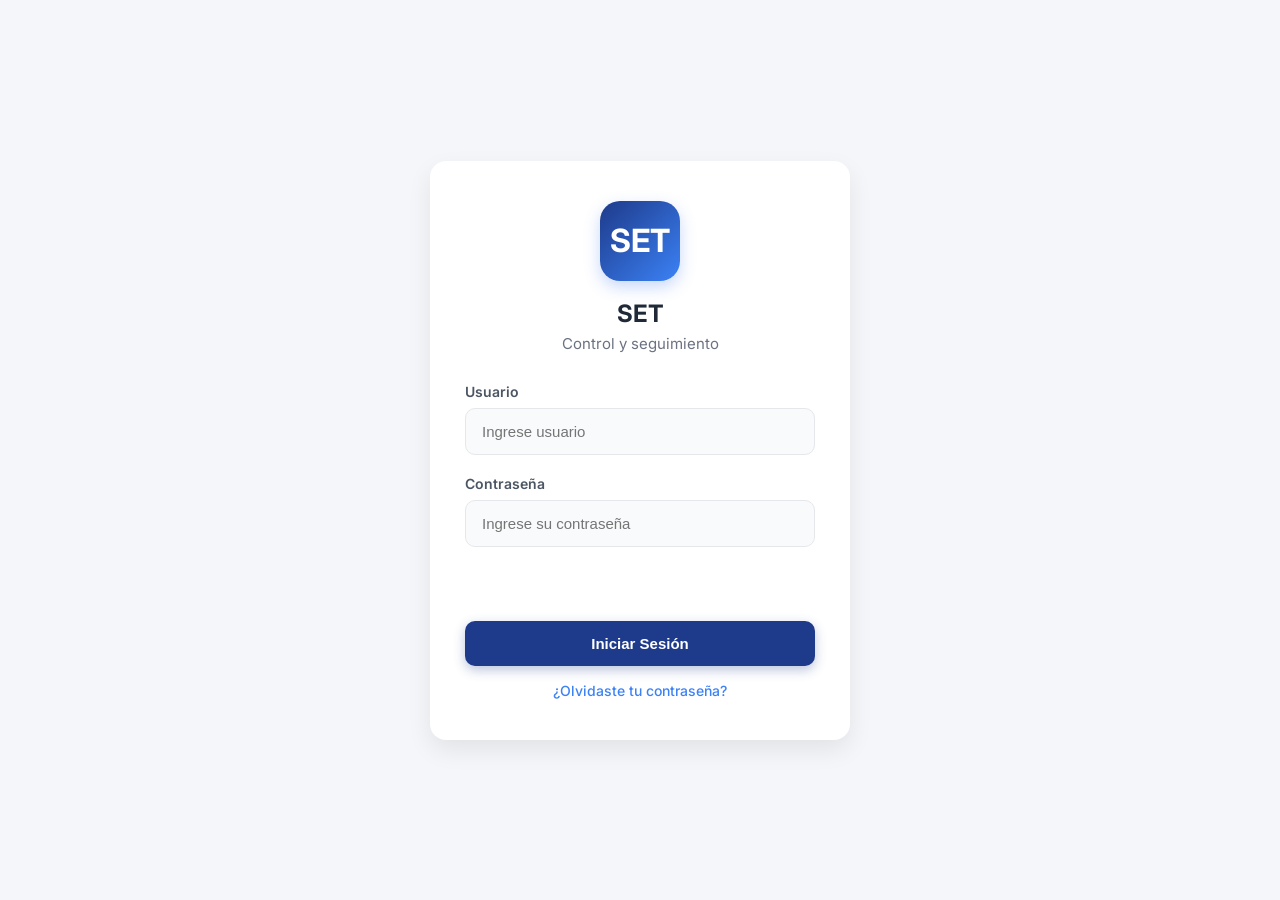
<file: index.html>
<!DOCTYPE html>
<html lang="es">
<head>
  <meta charset="UTF-8">
  <meta name="viewport" content="width=device-width, initial-scale=1.0">
  <title>Login - Sistema 5S</title>
  <link href="https://fonts.googleapis.com/css2?family=Inter:wght@300;400;600;700&display=swap" rel="stylesheet">
  <link href="https://fonts.googleapis.com/icon?family=Material+Icons" rel="stylesheet">
  <style>
    :root {
      --primary: #1e3a8a;
      --primary-light: #3b82f6;
      --primary-dark: #1e40af;
      --bg: #f4f6f9;
      --text-dark: #1f2937;
      --text-medium: #4b5563;
      --text-light: #6b7280;
      --border: #e5e7eb;
      --shadow: 0 10px 25px rgba(0, 0, 0, 0.08);
    }

    * {
      margin: 0;
      padding: 0;
      box-sizing: border-box;
    }

    body {
      font-family: 'Inter', sans-serif;
      background: var(--bg);
      min-height: 100vh;
      display: flex;
      align-items: center;
      justify-content: center;
      padding: 20px;
    }

    .login-container {
      background: #fff;
      padding: 40px 35px;
      border-radius: 16px;
      box-shadow: var(--shadow);
      width: 100%;
      max-width: 420px;
      position: relative;
      overflow: hidden;
      animation: fadeIn 0.8s ease-out;
    }

    @keyframes fadeIn {
      from { opacity: 0; transform: translateY(20px); }
      to { opacity: 1; transform: translateY(0); }
    }

    .logo {
      text-align: center;
      margin-bottom: 30px;
    }

    .logo-icon {
      width: 80px;
      height: 80px;
      background: linear-gradient(135deg, var(--primary), var(--primary-light));
      border-radius: 20px;
      display: flex;
      align-items: center;
      justify-content: center;
      margin: 0 auto 18px;
      color: white;
      font-size: 32px;
      font-weight: 700;
      box-shadow: 0 6px 16px rgba(37, 99, 235, 0.25);
    }

    h1 {
      text-align: center;
      color: var(--text-dark);
      margin-bottom: 6px;
      font-size: 24px;
      font-weight: 700;
    }

    .subtitle {
      text-align: center;
      color: var(--text-light);
      margin-bottom: 25px;
      font-size: 15px;
    }

    .form-group {
      margin-bottom: 20px;
      position: relative;
    }

    label {
      display: block;
      margin-bottom: 8px;
      color: var(--text-medium);
      font-weight: 600;
      font-size: 14px;
    }

    input {
      width: 100%;
      padding: 14px 16px;
      border: 1px solid var(--border);
      border-radius: 10px;
      font-size: 15px;
      transition: all 0.3s ease;
      background-color: #f9fafb;
    }

    input:focus {
      outline: none;
      border-color: var(--primary-light);
      background-color: white;
      box-shadow: 0 0 0 3px rgba(59, 130, 246, 0.15);
    }

    .btn-login {
      width: 100%;
      padding: 14px;
      background: var(--primary);
      color: white;
      border: none;
      border-radius: 10px;
      font-size: 15px;
      font-weight: 600;
      cursor: pointer;
      transition: all 0.3s ease;
      box-shadow: 0 4px 12px rgba(30, 58, 138, 0.3);
      margin-top: 10px;
    }

    .btn-login:hover {
      background: var(--primary-dark);
      transform: translateY(-2px);
    }

    .btn-login:active {
      transform: translateY(0);
    }

    .forgot-password {
      margin-top: 14px;
      text-align: center;
    }

    .forgot-password a {
      color: var(--primary-light);
      font-size: 14px;
      text-decoration: none;
      font-weight: 500;
      transition: color 0.3s;
    }

    .forgot-password a:hover {
      color: var(--primary-dark);
      text-decoration: underline;
    }

    .role-indicator {
      display: flex;
      align-items: center;
      justify-content: center;
      margin-top: 12px;
      padding: 10px;
      border-radius: 8px;
      background-color: #f0f7ff;
      font-weight: 600;
      color: var(--primary-dark);
      opacity: 0;
      transition: opacity 0.3s ease;
    }

    .role-indicator.show {
      opacity: 1;
    }

    .role-indicator i {
      margin-right: 6px;
    }
  </style>
</head>
<body>
  <div class="login-container">
    <div class="logo">
      <div class="logo-icon">SET</div>
      <h1>SET</h1>
      <p class="subtitle">Control y seguimiento</p>
    </div>

    <form id="loginForm">
      <div class="form-group">
        <label for="username">Usuario</label>
        <input type="text" id="username" placeholder="Ingrese usuario" required autocomplete="username">
      </div>

      <div class="form-group">
        <label for="password">Contraseña</label>
        <input type="password" id="password" placeholder="Ingrese su contraseña" required autocomplete="current-password">
      </div>

      <div class="role-indicator" id="roleIndicator">
        <i class="material-icons" id="roleIcon">person</i>
        <span id="roleText">Administrador</span>
      </div>

      <button type="submit" class="btn-login">Iniciar Sesión</button>

      <div class="forgot-password">
        <a href="#">¿Olvidaste tu contraseña?</a>
      </div>
    </form>
  </div>

  <script>
    const usernameInput = document.getElementById('username');
    const roleIndicator = document.getElementById('roleIndicator');
    const roleIcon = document.getElementById('roleIcon');
    const roleText = document.getElementById('roleText');

    usernameInput.addEventListener('input', function() {
      const username = this.value.toLowerCase().trim();
      let icon = '', text = '';

      switch(username) {
        case 'admin':
          icon = 'admin_panel_settings';
          text = 'Administrador';
          break;
        case 'supervisor':
          icon = 'supervisor_account';
          text = 'Supervisor';
          break;
        case 'empleado':
          icon = 'search';
          text = 'Empleado';
          break;
        default:
          roleIndicator.classList.remove('show');
          return;
      }

      roleIcon.textContent = icon;
      roleText.textContent = text;
      roleIndicator.classList.add('show');
    });

    document.getElementById('loginForm').addEventListener('submit', function(e) {
      e.preventDefault();

      const username = document.getElementById('username').value.toLowerCase().trim();
      const password = document.getElementById('password').value;

      if (username && password) {
        switch(username) {
          case 'admin':
            window.location.href = 'admin/dashboard.html';
            break;
          case 'supervisor':
            window.location.href = 'supervisor/dashboard.html';
            break;
          case 'empleado':
            window.location.href = 'auditor/dashboard.html';
            break;
          default:
            alert('Usuario no válido. Use: admin, supervisor o evaluador');
        }
      }
    });
  </script>
</body>
</html>
</file>
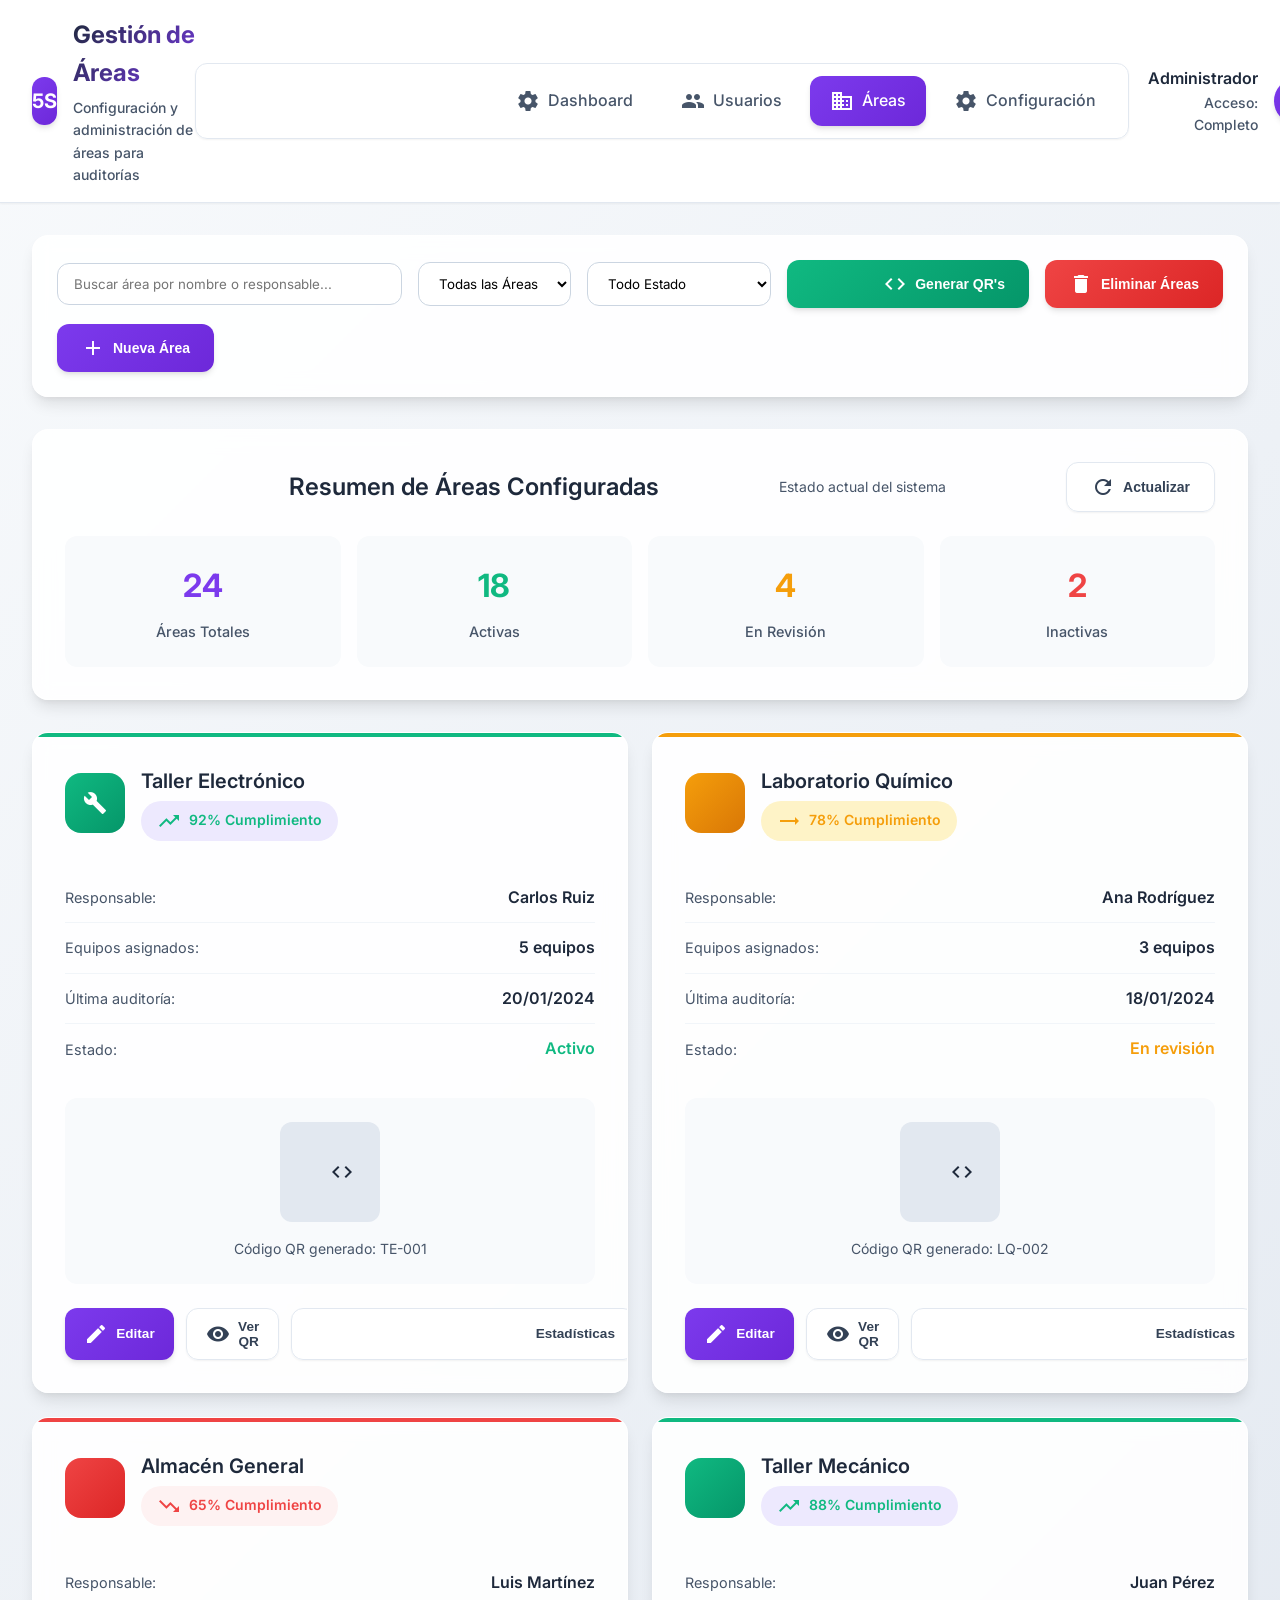
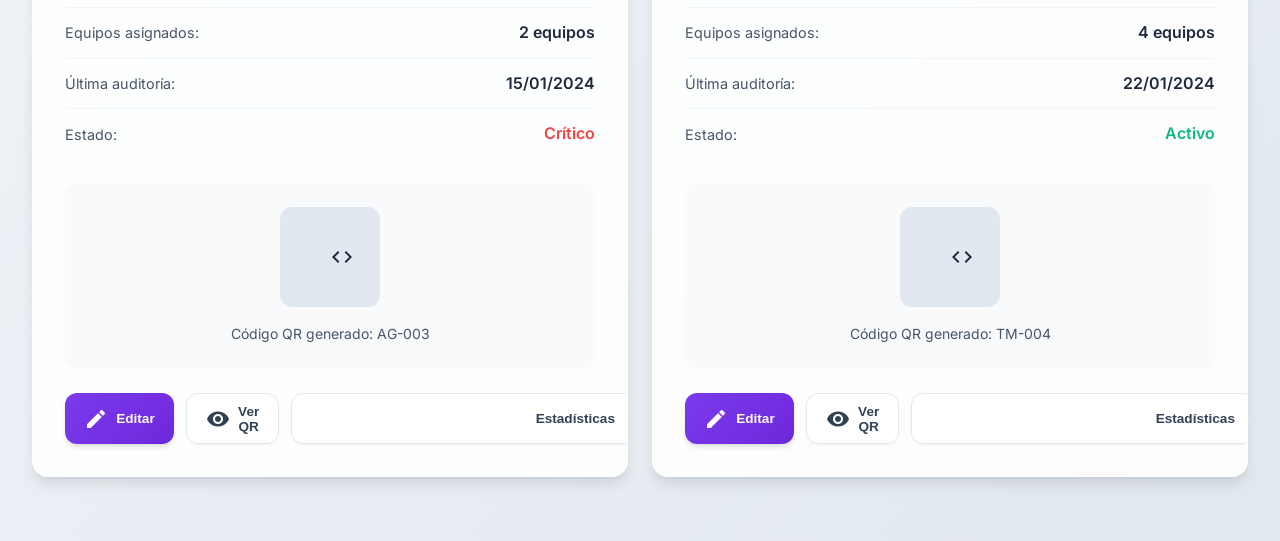
<file: admin/areas.html>
<!DOCTYPE html>
<html lang="es">
<head>
    <meta charset="UTF-8">
    <meta name="viewport" content="width=device-width, initial-scale=1.0">
    <title>Gestión de Áreas - Sistema 5S</title>
    <link href="https://fonts.googleapis.com/css2?family=Inter:wght@300;400;500;600;700&display=swap" rel="stylesheet">
    <link href="https://fonts.googleapis.com/icon?family=Material+Icons" rel="stylesheet">
    <style>
        :root {
            --primary: #7c3aed;
            --primary-dark: #6d28d9;
            --primary-light: #ede9fe;
            --secondary: #2563eb;
            --success: #10b981;
            --warning: #f59e0b;
            --danger: #ef4444;
            --dark: #1e293b;
            --gray-50: #f8fafc;
            --gray-100: #f1f5f9;
            --gray-200: #e2e8f0;
            --gray-300: #cbd5e1;
            --gray-600: #475569;
            --gray-700: #334155;
            --gray-800: #1e293b;
            --shadow-sm: 0 1px 2px 0 rgba(0, 0, 0, 0.05);
            --shadow-md: 0 4px 6px -1px rgba(0, 0, 0, 0.1), 0 2px 4px -1px rgba(0, 0, 0, 0.06);
            --shadow-lg: 0 10px 15px -3px rgba(0, 0, 0, 0.1), 0 4px 6px -2px rgba(0, 0, 0, 0.05);
            --shadow-xl: 0 20px 25px -5px rgba(0, 0, 0, 0.1), 0 10px 10px -5px rgba(0, 0, 0, 0.04);
            --radius: 12px;
            --radius-lg: 16px;
            --transition: all 0.3s cubic-bezier(0.4, 0, 0.2, 1);
        }
        
        * {
            margin: 0;
            padding: 0;
            box-sizing: border-box;
        }
        
        body {
            font-family: 'Inter', sans-serif;
            background: linear-gradient(135deg, #f8fafc 0%, #e2e8f0 100%);
            color: var(--gray-800);
            min-height: 100vh;
            line-height: 1.6;
        }
        
        /* Navigation */
        .navbar {
            background: rgba(255, 255, 255, 0.95);
            backdrop-filter: blur(10px);
            padding: 1rem 2rem;
            box-shadow: var(--shadow-sm);
            display: flex;
            justify-content: space-between;
            align-items: center;
            position: sticky;
            top: 0;
            z-index: 100;
            border-bottom: 1px solid var(--gray-200);
        }
        
        .nav-brand {
            display: flex;
            align-items: center;
            gap: 1rem;
        }
        
        .logo {
            width: 48px;
            height: 48px;
            background: linear-gradient(135deg, var(--primary), var(--primary-dark));
            border-radius: var(--radius);
            display: flex;
            align-items: center;
            justify-content: center;
            color: white;
            font-weight: 700;
            font-size: 1.25rem;
            box-shadow: var(--shadow-md);
        }
        
        .brand-text h1 {
            font-size: 1.5rem;
            font-weight: 700;
            background: linear-gradient(135deg, var(--gray-800), var(--primary));
            -webkit-background-clip: text;
            -webkit-text-fill-color: transparent;
            margin-bottom: 0.25rem;
        }
        
        .brand-text p {
            font-size: 0.875rem;
            color: var(--gray-600);
            font-weight: 500;
        }
        
        .user-info {
            display: flex;
            align-items: center;
            gap: 1rem;
        }
        
        .user-avatar {
            width: 44px;
            height: 44px;
            border-radius: 50%;
            background: linear-gradient(135deg, var(--primary), var(--primary-dark));
            display: flex;
            align-items: center;
            justify-content: center;
            color: white;
            font-weight: 600;
            font-size: 1.125rem;
            box-shadow: var(--shadow-md);
        }
        
        .user-details {
            text-align: right;
        }
        
        .user-name {
            font-weight: 600;
            color: var(--gray-800);
        }
        
        .user-role {
            font-size: 0.875rem;
            color: var(--gray-600);
            font-weight: 500;
        }
        
        .btn {
            padding: 0.75rem 1.5rem;
            border: none;
            border-radius: var(--radius);
            cursor: pointer;
            font-weight: 600;
            font-size: 0.875rem;
            transition: var(--transition);
            display: inline-flex;
            align-items: center;
            gap: 0.5rem;
        }
        
        .btn-primary {
            background: linear-gradient(135deg, var(--primary), var(--primary-dark));
            color: white;
            box-shadow: var(--shadow-md);
        }
        
        .btn-primary:hover {
            transform: translateY(-2px);
            box-shadow: var(--shadow-lg);
        }
        
        .btn-success {
            background: linear-gradient(135deg, var(--success), #059669);
            color: white;
            box-shadow: var(--shadow-md);
        }
        
        .btn-success:hover {
            transform: translateY(-2px);
            box-shadow: var(--shadow-lg);
        }
        
        .btn-warning {
            background: linear-gradient(135deg, var(--warning), #b45309);
            color: white;
            box-shadow: var(--shadow-md);
        }
        
        .btn-warning:hover {
            transform: translateY(-2px);
            box-shadow: var(--shadow-lg);
        }
        
        .btn-danger {
            background: linear-gradient(135deg, var(--danger), #dc2626);
            color: white;
            box-shadow: var(--shadow-md);
        }
        
        .btn-danger:hover {
            transform: translateY(-2px);
            box-shadow: var(--shadow-lg);
        }
        
        .btn-secondary {
            background: rgba(255, 255, 255, 0.9);
            color: var(--gray-700);
            border: 1px solid var(--gray-200);
            box-shadow: var(--shadow-sm);
        }
        
        .btn-secondary:hover {
            transform: translateY(-2px);
            box-shadow: var(--shadow-md);
            background: white;
        }
        
        .container {
            max-width: 1400px;
            margin: 0 auto;
            padding: 2rem;
        }
        
        /* Page Header */
        .page-header {
            background: linear-gradient(135deg, rgba(255, 255, 255, 0.9) 0%, rgba(255, 255, 255, 0.7) 100%);
            backdrop-filter: blur(10px);
            padding: 2.5rem;
            border-radius: var(--radius-lg);
            margin-bottom: 2rem;
            box-shadow: var(--shadow-lg);
            border: 1px solid rgba(255, 255, 255, 0.8);
            position: relative;
            overflow: hidden;
            display: flex;
            justify-content: space-between;
            align-items: center;
        }
        
        .page-header::before {
            content: '';
            position: absolute;
            top: 0;
            right: 0;
            width: 200px;
            height: 200px;
            background: radial-gradient(circle, var(--primary-light) 0%, transparent 70%);
            opacity: 0.3;
        }
        
        .page-header h1 {
            font-size: 2.25rem;
            font-weight: 700;
            margin-bottom: 0.5rem;
            background: linear-gradient(135deg, var(--gray-800), var(--primary));
            -webkit-background-clip: text;
            -webkit-text-fill-color: transparent;
            display: flex;
            align-items: center;
            gap: 0.75rem;
        }
        
        .page-header p {
            font-size: 1.125rem;
            color: var(--gray-600);
            max-width: 600px;
        }
        
        /* Navigation Menu */
        .nav-menu {
            display: flex;
            gap: 0.5rem;
            background: rgba(255, 255, 255, 0.9);
            backdrop-filter: blur(10px);
            padding: 0.75rem;
            border-radius: var(--radius);
            box-shadow: var(--shadow-sm);
            border: 1px solid var(--gray-200);
        }
        
        .nav-item {
            padding: 0.75rem 1.25rem;
            border-radius: var(--radius);
            cursor: pointer;
            transition: var(--transition);
            font-weight: 500;
            color: var(--gray-600);
            text-decoration: none;
            display: flex;
            align-items: center;
            gap: 0.5rem;
        }
        
        .nav-item:hover {
            background: var(--gray-100);
            color: var(--gray-800);
        }
        
        .nav-item.active {
            background: linear-gradient(135deg, var(--primary), var(--primary-dark));
            color: white;
            box-shadow: var(--shadow-md);
        }
        
        /* Areas Actions */
        .areas-actions {
            background: rgba(255, 255, 255, 0.9);
            backdrop-filter: blur(10px);
            padding: 1.5rem;
            border-radius: var(--radius-lg);
            box-shadow: var(--shadow-lg);
            border: 1px solid rgba(255, 255, 255, 0.8);
            margin-bottom: 2rem;
            display: flex;
            gap: 1rem;
            align-items: center;
            flex-wrap: wrap;
        }
        
        .search-box {
            flex: 1;
            padding: 0.75rem 1rem;
            border: 1px solid var(--gray-300);
            border-radius: var(--radius);
            background: white;
            font-family: 'Inter', sans-serif;
            transition: var(--transition);
            min-width: 250px;
        }
        
        .search-box:focus {
            outline: none;
            border-color: var(--primary);
            box-shadow: 0 0 0 3px rgba(124, 58, 237, 0.1);
        }
        
        .filter-select {
            padding: 0.75rem 1rem;
            border: 1px solid var(--gray-300);
            border-radius: var(--radius);
            background: white;
            font-family: 'Inter', sans-serif;
            transition: var(--transition);
        }
        
        .filter-select:focus {
            outline: none;
            border-color: var(--primary);
            box-shadow: 0 0 0 3px rgba(124, 58, 237, 0.1);
        }
        
        /* Stats Overview */
        .stats-overview {
            background: rgba(255, 255, 255, 0.9);
            backdrop-filter: blur(10px);
            padding: 2rem;
            border-radius: var(--radius-lg);
            box-shadow: var(--shadow-lg);
            border: 1px solid rgba(255, 255, 255, 0.8);
            margin-bottom: 2rem;
        }
        
        .section-header {
            display: flex;
            justify-content: space-between;
            align-items: center;
            margin-bottom: 1.5rem;
        }
        
        .section-header h3 {
            font-size: 1.5rem;
            font-weight: 600;
            color: var(--gray-800);
            display: flex;
            align-items: center;
            gap: 0.5rem;
        }
        
        .stats-grid {
            display: grid;
            grid-template-columns: repeat(auto-fit, minmax(200px, 1fr));
            gap: 1rem;
        }
        
        .stat-item {
            text-align: center;
            padding: 1.5rem 1rem;
            background: var(--gray-50);
            border-radius: var(--radius);
            transition: var(--transition);
        }
        
        .stat-item:hover {
            background: var(--gray-100);
            transform: translateY(-2px);
        }
        
        .stat-number {
            font-size: 2rem;
            font-weight: 700;
            margin-bottom: 0.5rem;
        }
        
        .stat-item:nth-child(1) .stat-number { color: var(--primary); }
        .stat-item:nth-child(2) .stat-number { color: var(--success); }
        .stat-item:nth-child(3) .stat-number { color: var(--warning); }
        .stat-item:nth-child(4) .stat-number { color: var(--danger); }
        
        .stat-label {
            font-size: 0.9rem;
            color: var(--gray-600);
            font-weight: 500;
        }
        
        /* Areas Grid */
        .areas-grid {
            display: grid;
            grid-template-columns: repeat(auto-fill, minmax(400px, 1fr));
            gap: 1.5rem;
            margin-bottom: 2rem;
        }
        
        .area-card {
            background: rgba(255, 255, 255, 0.9);
            backdrop-filter: blur(10px);
            padding: 2rem;
            border-radius: var(--radius-lg);
            box-shadow: var(--shadow-lg);
            border: 1px solid rgba(255, 255, 255, 0.8);
            transition: var(--transition);
            position: relative;
            overflow: hidden;
        }
        
        .area-card:hover {
            transform: translateY(-5px);
            box-shadow: var(--shadow-xl);
        }
        
        .area-card::before {
            content: '';
            position: absolute;
            top: 0;
            left: 0;
            right: 0;
            height: 4px;
        }
        
        .area-card.high-compliance::before { background: var(--success); }
        .area-card.medium-compliance::before { background: var(--warning); }
        .area-card.low-compliance::before { background: var(--danger); }
        
        .area-header {
            display: flex;
            justify-content: space-between;
            align-items: flex-start;
            margin-bottom: 1.5rem;
        }
        
        .area-title {
            display: flex;
            align-items: center;
            gap: 1rem;
            margin-bottom: 0.5rem;
        }
        
        .area-icon {
            width: 60px;
            height: 60px;
            border-radius: 16px;
            display: flex;
            align-items: center;
            justify-content: center;
            color: white;
            font-size: 1.75rem;
            flex-shrink: 0;
        }
        
        .area-card.high-compliance .area-icon { background: linear-gradient(135deg, var(--success), #059669); }
        .area-card.medium-compliance .area-icon { background: linear-gradient(135deg, var(--warning), #d97706); }
        .area-card.low-compliance .area-icon { background: linear-gradient(135deg, var(--danger), #dc2626); }
        
        .area-info h3 {
            font-size: 1.25rem;
            font-weight: 600;
            margin-bottom: 0.25rem;
        }
        
        .compliance-badge {
            padding: 0.5rem 1rem;
            border-radius: 20px;
            font-size: 0.875rem;
            font-weight: 600;
            display: flex;
            align-items: center;
            gap: 0.5rem;
        }
        
        .area-card.high-compliance .compliance-badge { background: var(--primary-light); color: var(--success); }
        .area-card.medium-compliance .compliance-badge { background: #fef3c7; color: var(--warning); }
        .area-card.low-compliance .compliance-badge { background: #fef2f2; color: var(--danger); }
        
        /* Area Details */
        .area-details {
            margin: 1.5rem 0;
        }
        
        .detail-item {
            display: flex;
            justify-content: space-between;
            align-items: center;
            padding: 0.75rem 0;
            border-bottom: 1px solid var(--gray-100);
        }
        
        .detail-item:last-child {
            border-bottom: none;
        }
        
        .detail-label {
            color: var(--gray-600);
            font-size: 0.9rem;
        }
        
        .detail-value {
            font-weight: 600;
        }
        
        .area-card.high-compliance .status { color: var(--success); }
        .area-card.medium-compliance .status { color: var(--warning); }
        .area-card.low-compliance .status { color: var(--danger); }
        
        /* QR Section */
        .qr-section {
            background: var(--gray-50);
            padding: 1.5rem;
            border-radius: var(--radius);
            margin: 1.5rem 0;
            text-align: center;
            transition: var(--transition);
        }
        
        .qr-section:hover {
            background: var(--gray-100);
        }
        
        .qr-placeholder {
            width: 100px;
            height: 100px;
            background: var(--gray-200);
            border-radius: var(--radius);
            margin: 0 auto 1rem;
            display: flex;
            align-items: center;
            justify-content: center;
            color: var(--gray-500);
            font-size: 2.5rem;
        }
        
        .qr-info {
            font-size: 0.875rem;
            color: var(--gray-600);
        }
        
        /* Action Buttons */
        .action-buttons {
            display: flex;
            gap: 0.75rem;
            margin-top: 1.5rem;
        }
        
        .btn-sm {
            padding: 0.6rem 1.2rem;
            font-size: 0.85rem;
            flex: 1;
        }
        
        /* Responsive */
        @media (max-width: 1024px) {
            .areas-grid {
                grid-template-columns: repeat(auto-fill, minmax(350px, 1fr));
            }
        }
        
        @media (max-width: 768px) {
            .container {
                padding: 1rem;
            }
            
            .navbar {
                padding: 1rem;
                flex-direction: column;
                gap: 1rem;
                align-items: flex-start;
            }
            
            .brand-text h1 {
                font-size: 1.25rem;
            }
            
            .user-details {
                display: none;
            }
            
            .page-header {
                flex-direction: column;
                align-items: flex-start;
                gap: 1.5rem;
                padding: 2rem;
            }
            
            .page-header h1 {
                font-size: 1.75rem;
            }
            
            .areas-actions {
                flex-direction: column;
                align-items: stretch;
            }
            
            .search-box {
                min-width: auto;
            }
            
            .areas-grid {
                grid-template-columns: 1fr;
            }
            
            .nav-menu {
                flex-wrap: wrap;
                justify-content: center;
            }
            
            .nav-item {
                flex: 1;
                justify-content: center;
                min-width: 120px;
            }
            
            .action-buttons {
                flex-direction: column;
            }
        }
        
        /* Animations */
        @keyframes fadeInUp {
            from {
                opacity: 0;
                transform: translateY(30px);
            }
            to {
                opacity: 1;
                transform: translateY(0);
            }
        }
        
        .fade-in-up {
            animation: fadeInUp 0.6s ease-out;
        }
        
        /* Scrollbar */
        ::-webkit-scrollbar {
            width: 6px;
        }
        
        ::-webkit-scrollbar-track {
            background: var(--gray-100);
        }
        
        ::-webkit-scrollbar-thumb {
            background: var(--gray-300);
            border-radius: 3px;
        }
        
        ::-webkit-scrollbar-thumb:hover {
            background: var(--gray-400);
        }
    </style>
</head>
<body>
    <!-- Navigation -->
    <nav class="navbar">
        <div class="nav-brand">
            <div class="logo">5S</div>
            <div class="brand-text">
                <h1>Gestión de Áreas</h1>
                <p>Configuración y administración de áreas para auditorías</p>
            </div>
        </div>
        
        <div class="user-info">
            <div class="nav-menu">
                <a href="dashboard.html" class="nav-item">
                    <i class="material-icons">admin_panel_settings</i>
                    Dashboard
                </a>
                <a href="usuarios.html" class="nav-item">
                    <i class="material-icons">people</i>
                    Usuarios
                </a>
                <a href="areas.html" class="nav-item active">
                    <i class="material-icons">business</i>
                    Áreas
                </a>
                <a href="configuracion.html" class="nav-item">
                    <i class="material-icons">settings</i>
                    Configuración
                </a>
            </div>
            
            <div class="user-details">
                <div class="user-name">Administrador</div>
                <div class="user-role">Acceso: Completo</div>
            </div>
            <div class="user-avatar">AD</div>
            <button class="btn btn-primary" onclick="logout()">
                <i class="material-icons">logout</i>
                Salir
            </button>
        </div>
    </nav>

    <!-- Main Content -->
    <div class="container">
        

        <!-- Areas Actions -->
        <div class="areas-actions fade-in-up" style="animation-delay: 0.1s;">
            <input type="text" class="search-box" placeholder="Buscar área por nombre o responsable...">
            
            <select class="filter-select">
                <option>Todas las Áreas</option>
                <option>Talleres</option>
                <option>Laboratorios</option>
                <option>Almacenes</option>
                <option>Oficinas</option>
            </select>
            
            <select class="filter-select">
                <option>Todo Estado</option>
                <option>Alto Cumplimiento</option>
                <option>Medio Cumplimiento</option>
                <option>Bajo Cumplimiento</option>
            </select>
            
            <button class="btn btn-success">
                <i class="material-icons">qr_code</i> Generar QR's
            </button>

            <button class="btn btn-danger" onclick="deleteSelectedAreas()">
                <i class="material-icons">delete</i> Eliminar Áreas
            </button>
            <button class="btn btn-primary" onclick="showAddAreaModal()">
                <i class="material-icons">add</i> Nueva Área
            </button>
        </div>

        <!-- Stats Overview -->
        <div class="stats-overview fade-in-up" style="animation-delay: 0.2s;">
            <div class="section-header">
                <h3><i class="material-icons">analytics</i> Resumen de Áreas Configuradas</h3>
                <span style="color: var(--gray-600); font-size: 0.875rem;">Estado actual del sistema</span>
                <button class="btn btn-secondary">
                <i class="material-icons">refresh</i> Actualizar
            </button>
            </div>
            <div class="stats-grid">
                <div class="stat-item">
                    <div class="stat-number">24</div>
                    <div class="stat-label">Áreas Totales</div>
                </div>
                <div class="stat-item">
                    <div class="stat-number">18</div>
                    <div class="stat-label">Activas</div>
                </div>
                <div class="stat-item">
                    <div class="stat-number">4</div>
                    <div class="stat-label">En Revisión</div>
                </div>
                <div class="stat-item">
                    <div class="stat-number">2</div>
                    <div class="stat-label">Inactivas</div>
                </div>
            </div>
        </div>

        <!-- Areas Grid -->
        <div class="areas-grid">
            <!-- Área 1 - Alto Cumplimiento -->
            <div class="area-card high-compliance fade-in-up" style="animation-delay: 0.3s;">
                <div class="area-header">
                    <div class="area-title">
                        <div class="area-icon">
                            <i class="material-icons">build</i>
                        </div>
                        <div class="area-info">
                            <h3>Taller Electrónico</h3>
                            <span class="compliance-badge">
                                <i class="material-icons">trending_up</i> 92% Cumplimiento
                            </span>
                        </div>
                    </div>
                </div>
                
                <div class="area-details">
                    <div class="detail-item">
                        <span class="detail-label">Responsable:</span>
                        <span class="detail-value">Carlos Ruiz</span>
                    </div>
                    <div class="detail-item">
                        <span class="detail-label">Equipos asignados:</span>
                        <span class="detail-value">5 equipos</span>
                    </div>
                    <div class="detail-item">
                        <span class="detail-label">Última auditoría:</span>
                        <span class="detail-value">20/01/2024</span>
                    </div>
                    <div class="detail-item">
                        <span class="detail-label">Estado:</span>
                        <span class="detail-value status">Activo</span>
                    </div>
                </div>
                
                <div class="qr-section">
                    <div class="qr-placeholder">
                        <i class="material-icons">qr_code_2</i>
                    </div>
                    <div class="qr-info">Código QR generado: TE-001</div>
                </div>
                
                <div class="action-buttons">
                    <button class="btn btn-primary btn-sm">
                        <i class="material-icons">edit</i> Editar
                    </button>
                    <button class="btn btn-secondary btn-sm">
                        <i class="material-icons">visibility</i> Ver QR
                    </button>
                    <button class="btn btn-secondary btn-sm">
                        <i class="material-icons">analytics</i> Estadísticas
                    </button>
                </div>
            </div>

            <!-- Área 2 - Medio Cumplimiento -->
            <div class="area-card medium-compliance fade-in-up" style="animation-delay: 0.4s;">
                <div class="area-header">
                    <div class="area-title">
                        <div class="area-icon">
                            <i class="material-icons">science</i>
                        </div>
                        <div class="area-info">
                            <h3>Laboratorio Químico</h3>
                            <span class="compliance-badge">
                                <i class="material-icons">trending_flat</i> 78% Cumplimiento
                            </span>
                        </div>
                    </div>
                </div>
                
                <div class="area-details">
                    <div class="detail-item">
                        <span class="detail-label">Responsable:</span>
                        <span class="detail-value">Ana Rodríguez</span>
                    </div>
                    <div class="detail-item">
                        <span class="detail-label">Equipos asignados:</span>
                        <span class="detail-value">3 equipos</span>
                    </div>
                    <div class="detail-item">
                        <span class="detail-label">Última auditoría:</span>
                        <span class="detail-value">18/01/2024</span>
                    </div>
                    <div class="detail-item">
                        <span class="detail-label">Estado:</span>
                        <span class="detail-value status">En revisión</span>
                    </div>
                </div>
                
                <div class="qr-section">
                    <div class="qr-placeholder">
                        <i class="material-icons">qr_code_2</i>
                    </div>
                    <div class="qr-info">Código QR generado: LQ-002</div>
                </div>
                
                <div class="action-buttons">
                    <button class="btn btn-primary btn-sm">
                        <i class="material-icons">edit</i> Editar
                    </button>
                    <button class="btn btn-secondary btn-sm">
                        <i class="material-icons">visibility</i> Ver QR
                    </button>
                    <button class="btn btn-secondary btn-sm">
                        <i class="material-icons">analytics</i> Estadísticas
                    </button>
                </div>
            </div>

            <!-- Área 3 - Bajo Cumplimiento -->
            <div class="area-card low-compliance fade-in-up" style="animation-delay: 0.5s;">
                <div class="area-header">
                    <div class="area-title">
                        <div class="area-icon">
                            <i class="material-icons">inventory_2</i>
                        </div>
                        <div class="area-info">
                            <h3>Almacén General</h3>
                            <span class="compliance-badge">
                                <i class="material-icons">trending_down</i> 65% Cumplimiento
                            </span>
                        </div>
                    </div>
                </div>
                
                <div class="area-details">
                    <div class="detail-item">
                        <span class="detail-label">Responsable:</span>
                        <span class="detail-value">Luis Martínez</span>
                    </div>
                    <div class="detail-item">
                        <span class="detail-label">Equipos asignados:</span>
                        <span class="detail-value">2 equipos</span>
                    </div>
                    <div class="detail-item">
                        <span class="detail-label">Última auditoría:</span>
                        <span class="detail-value">15/01/2024</span>
                    </div>
                    <div class="detail-item">
                        <span class="detail-label">Estado:</span>
                        <span class="detail-value status">Crítico</span>
                    </div>
                </div>
                
                <div class="qr-section">
                    <div class="qr-placeholder">
                        <i class="material-icons">qr_code_2</i>
                    </div>
                    <div class="qr-info">Código QR generado: AG-003</div>
                </div>
                
                <div class="action-buttons">
                    <button class="btn btn-primary btn-sm">
                        <i class="material-icons">edit</i> Editar
                    </button>
                    <button class="btn btn-secondary btn-sm">
                        <i class="material-icons">visibility</i> Ver QR
                    </button>
                    <button class="btn btn-secondary btn-sm">
                        <i class="material-icons">analytics</i> Estadísticas
                    </button>
                </div>
            </div>

            <!-- Área 4 - Alto Cumplimiento -->
            <div class="area-card high-compliance fade-in-up" style="animation-delay: 0.6s;">
                <div class="area-header">
                    <div class="area-title">
                        <div class="area-icon">
                            <i class="material-icons">engineering</i>
                        </div>
                        <div class="area-info">
                            <h3>Taller Mecánico</h3>
                            <span class="compliance-badge">
                                <i class="material-icons">trending_up</i> 88% Cumplimiento
                            </span>
                        </div>
                    </div>
                </div>
                
                <div class="area-details">
                    <div class="detail-item">
                        <span class="detail-label">Responsable:</span>
                        <span class="detail-value">Juan Pérez</span>
                    </div>
                    <div class="detail-item">
                        <span class="detail-label">Equipos asignados:</span>
                        <span class="detail-value">4 equipos</span>
                    </div>
                    <div class="detail-item">
                        <span class="detail-label">Última auditoría:</span>
                        <span class="detail-value">22/01/2024</span>
                    </div>
                    <div class="detail-item">
                        <span class="detail-label">Estado:</span>
                        <span class="detail-value status">Activo</span>
                    </div>
                </div>
                
                <div class="qr-section">
                    <div class="qr-placeholder">
                        <i class="material-icons">qr_code_2</i>
                    </div>
                    <div class="qr-info">Código QR generado: TM-004</div>
                </div>
                
                <div class="action-buttons">
                    <button class="btn btn-primary btn-sm">
                        <i class="material-icons">edit</i> Editar
                    </button>
                    <button class="btn btn-secondary btn-sm">
                        <i class="material-icons">visibility</i> Ver QR
                    </button>
                    <button class="btn btn-secondary btn-sm">
                        <i class="material-icons">analytics</i> Estadísticas
                    </button>
                </div>
            </div>
        </div>
    </div>

    <script>
        function logout() {
            if (confirm('¿Estás seguro de que quieres cerrar sesión?')) {
                window.location.href = '../index.html';
            }
        }

        function showAddAreaModal() {
            alert('Modal de agregar área - Funcionalidad en desarrollo');
        }

        // Add some interactive effects
        document.querySelectorAll('.area-card, .btn, .nav-item, .stat-item').forEach(element => {
            element.addEventListener('mouseenter', function() {
                this.style.transform = 'translateY(-2px)';
            });
            
            element.addEventListener('mouseleave', function() {
                this.style.transform = 'translateY(0)';
            });
        });

        // Simulate search functionality
        document.querySelector('.search-box').addEventListener('input', function() {
            const searchTerm = this.value.toLowerCase();
            const areaCards = document.querySelectorAll('.area-card');
            
            areaCards.forEach(card => {
                const areaName = card.querySelector('h3').textContent.toLowerCase();
                const areaManager = card.querySelector('.detail-value').textContent.toLowerCase();
                
                if (areaName.includes(searchTerm) || areaManager.includes(searchTerm)) {
                    card.style.display = 'block';
                } else {
                    card.style.display = 'none';
                }
            });
        });
    </script>
</body>

</html>
</file>
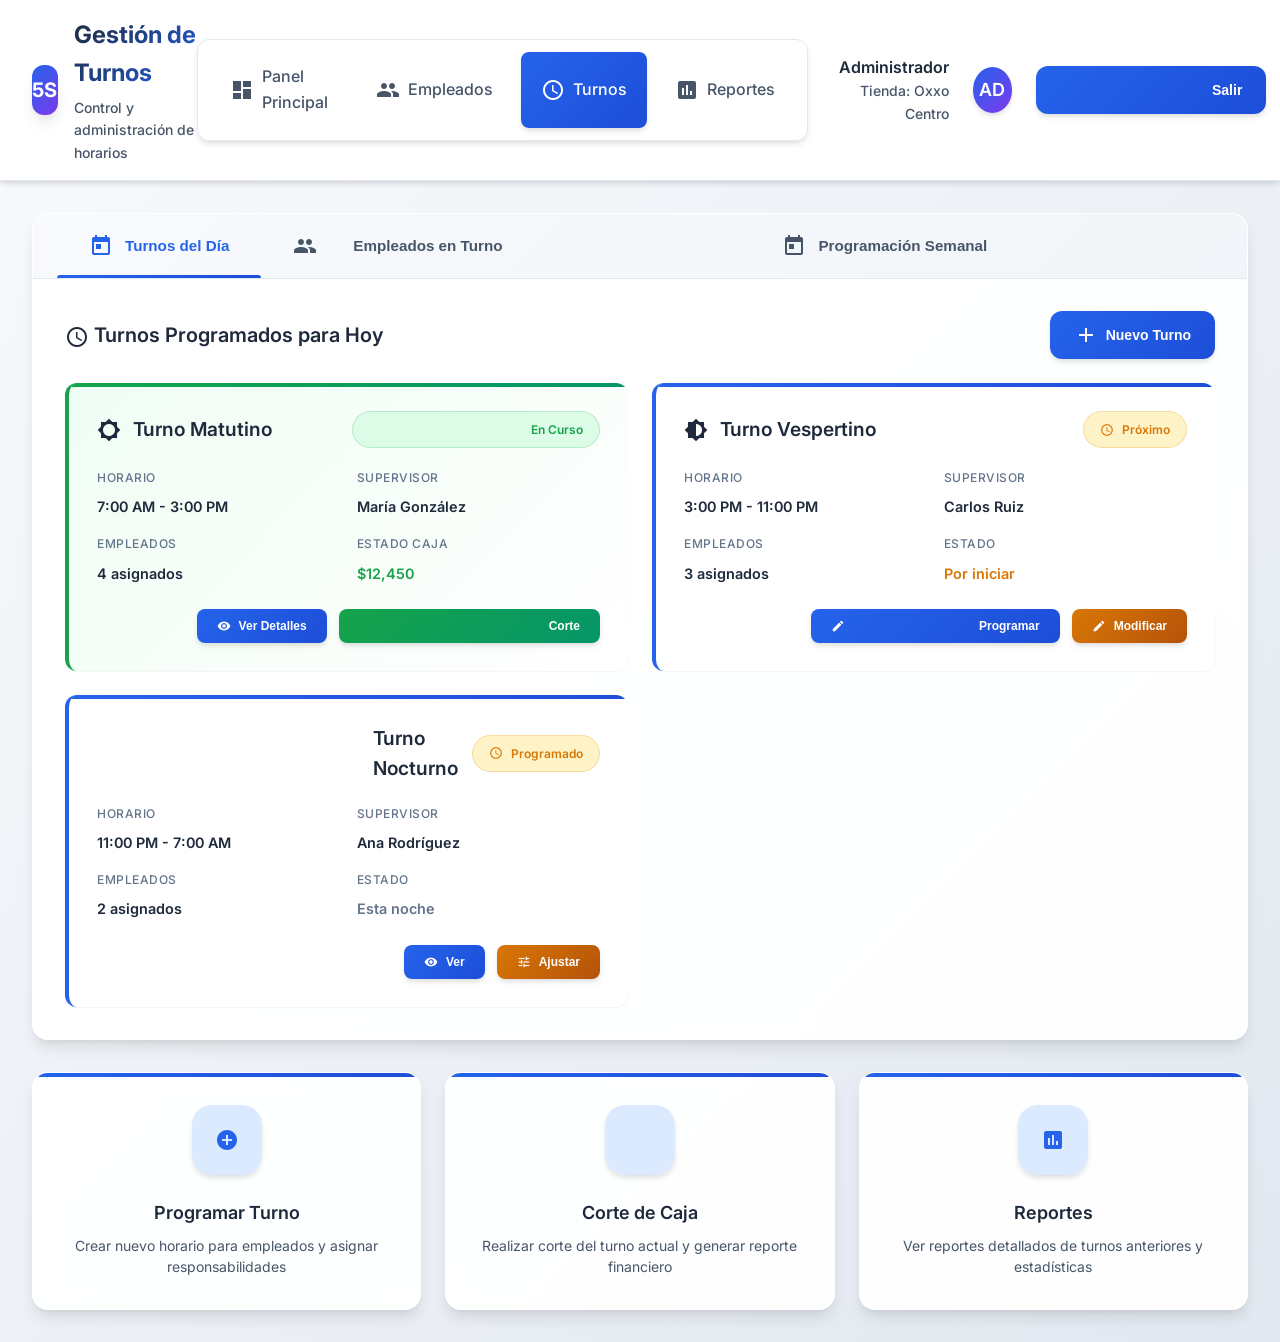
<file: admin/turnos.html>
<!DOCTYPE html>
<html lang="es">
<head>
    <meta charset="UTF-8">
    <meta name="viewport" content="width=device-width, initial-scale=1.0">
    <title>Gestión de Turnos - Sistema 5S</title>
    <link href="https://fonts.googleapis.com/css2?family=Inter:wght@300;400;600;700&display=swap" rel="stylesheet">
    <link href="https://fonts.googleapis.com/icon?family=Material+Icons" rel="stylesheet">
    <style>
        :root {
            --primary: #2563eb;
            --primary-dark: #1d4ed8;
            --primary-light: #dbeafe;
            --secondary: #7c3aed;
            --secondary-light: #ede9fe;
            --success: #16a34a;
            --success-light: #dcfce7;
            --warning: #d97706;
            --warning-light: #fef3c7;
            --danger: #dc2626;
            --danger-light: #fef2f2;
            --info: #0891b2;
            --info-light: #cffafe;
            --bg: #f8fafc;
            --gray-50: #f8fafc;
            --gray-100: #f1f5f9;
            --gray-200: #e2e8f0;
            --gray-300: #cbd5e1;
            --gray-400: #94a3b8;
            --gray-500: #64748b;
            --gray-600: #475569;
            --gray-700: #334155;
            --gray-800: #1e293b;
            --gray-900: #0f172a;
            --shadow-sm: 0 1px 2px 0 rgba(0, 0, 0, 0.05);
            --shadow-md: 0 4px 6px -1px rgba(0, 0, 0, 0.1), 0 2px 4px -1px rgba(0, 0, 0, 0.06);
            --shadow-lg: 0 10px 15px -3px rgba(0, 0, 0, 0.1), 0 4px 6px -2px rgba(0, 0, 0, 0.05);
            --shadow-xl: 0 20px 25px -5px rgba(0, 0, 0, 0.1), 0 10px 10px -5px rgba(0, 0, 0, 0.04);
            --radius: 8px;
            --radius-lg: 12px;
            --radius-xl: 16px;
            --transition: all 0.3s cubic-bezier(0.4, 0, 0.2, 1);
        }
        
        * {
            margin: 0;
            padding: 0;
            box-sizing: border-box;
        }
        
        body {
            font-family: 'Inter', sans-serif;
            background: linear-gradient(135deg, #f8fafc 0%, #e2e8f0 100%);
            color: var(--gray-800);
            min-height: 100vh;
            line-height: 1.6;
        }
        
        /* Navigation */
        .navbar {
            background: rgba(255, 255, 255, 0.98);
            backdrop-filter: blur(10px);
            padding: 1rem 2rem;
            box-shadow: var(--shadow-md);
            display: flex;
            justify-content: space-between;
            align-items: center;
            position: sticky;
            top: 0;
            z-index: 100;
            border-bottom: 1px solid var(--gray-200);
        }
        
        .nav-brand {
            display: flex;
            align-items: center;
            gap: 1rem;
        }
        
        .logo {
            width: 50px;
            height: 50px;
            background: linear-gradient(135deg, var(--primary), var(--secondary));
            border-radius: var(--radius-lg);
            display: flex;
            align-items: center;
            justify-content: center;
            color: white;
            font-weight: 700;
            font-size: 1.25rem;
            box-shadow: var(--shadow-lg);
        }
        
        .brand-text h1 {
            font-size: 1.5rem;
            font-weight: 700;
            background: linear-gradient(135deg, var(--gray-800), var(--primary));
            -webkit-background-clip: text;
            -webkit-text-fill-color: transparent;
            margin-bottom: 0.25rem;
        }
        
        .brand-text p {
            font-size: 0.875rem;
            color: var(--gray-600);
            font-weight: 500;
        }
        
        .user-info {
            display: flex;
            align-items: center;
            gap: 1.5rem;
        }
        
        .user-avatar {
            width: 46px;
            height: 46px;
            border-radius: 50%;
            background: linear-gradient(135deg, var(--primary), var(--secondary));
            display: flex;
            align-items: center;
            justify-content: center;
            color: white;
            font-weight: 600;
            font-size: 1.125rem;
            box-shadow: var(--shadow-md);
        }
        
        .user-details {
            text-align: right;
        }
        
        .user-name {
            font-weight: 600;
            color: var(--gray-800);
        }
        
        .user-role {
            font-size: 0.875rem;
            color: var(--gray-600);
            font-weight: 500;
        }
        
        .btn {
            padding: 0.75rem 1.5rem;
            border: none;
            border-radius: var(--radius-lg);
            cursor: pointer;
            font-weight: 600;
            font-size: 0.875rem;
            transition: var(--transition);
            display: inline-flex;
            align-items: center;
            gap: 0.5rem;
        }
        
        .btn-primary {
            background: linear-gradient(135deg, var(--primary), var(--primary-dark));
            color: white;
            box-shadow: var(--shadow-md);
        }
        
        .btn-primary:hover {
            transform: translateY(-2px);
            box-shadow: var(--shadow-lg);
        }
        
        .btn-success {
            background: linear-gradient(135deg, var(--success), #059669);
            color: white;
            box-shadow: var(--shadow-md);
        }
        
        .btn-success:hover {
            transform: translateY(-2px);
            box-shadow: var(--shadow-lg);
        }
        
        .btn-warning {
            background: linear-gradient(135deg, var(--warning), #b45309);
            color: white;
            box-shadow: var(--shadow-md);
        }
        
        .btn-warning:hover {
            transform: translateY(-2px);
            box-shadow: var(--shadow-lg);
        }
        
        .btn-danger {
            background: linear-gradient(135deg, var(--danger), #dc2626);
            color: white;
            box-shadow: var(--shadow-md);
        }
        
        .btn-danger:hover {
            transform: translateY(-2px);
            box-shadow: var(--shadow-lg);
        }
        
        .btn-secondary {
            background: linear-gradient(135deg, var(--secondary), #6d28d9);
            color: white;
            box-shadow: var(--shadow-md);
        }
        
        .btn-secondary:hover {
            transform: translateY(-2px);
            box-shadow: var(--shadow-lg);
        }
        
        .container {
            max-width: 1400px;
            margin: 0 auto;
            padding: 2rem;
        }
        
        /* Page Header */
        .page-header {
            background: rgba(255, 255, 255, 0.95);
            backdrop-filter: blur(10px);
            padding: 2rem;
            border-radius: var(--radius-xl);
            margin-bottom: 2rem;
            box-shadow: var(--shadow-lg);
            border: 1px solid rgba(255, 255, 255, 0.8);
            display: flex;
            justify-content: space-between;
            align-items: center;
            position: relative;
            overflow: hidden;
        }
        
        .page-header::before {
            content: '';
            position: absolute;
            top: 0;
            right: 0;
            width: 200px;
            height: 200px;
            background: radial-gradient(circle, var(--primary-light) 0%, transparent 70%);
            opacity: 0.3;
        }
        
        .page-title h2 {
            font-size: 1.75rem;
            font-weight: 700;
            margin-bottom: 0.5rem;
            background: linear-gradient(135deg, var(--gray-800), var(--primary));
            -webkit-background-clip: text;
            -webkit-text-fill-color: transparent;
            display: flex;
            align-items: center;
            gap: 0.75rem;
        }
        
        .page-title p {
            color: var(--gray-600);
            font-size: 1rem;
        }
        
        .header-stats {
            display: flex;
            gap: 2rem;
        }
        
        .stat-item {
            text-align: center;
            padding: 0 1rem;
        }
        
        .stat-number {
            font-size: 1.75rem;
            font-weight: 700;
            margin-bottom: 0.25rem;
        }
        
        .stat-label {
            font-size: 0.875rem;
            color: var(--gray-600);
            font-weight: 500;
        }
        
        /* Navigation Menu */
        .nav-menu {
            display: flex;
            gap: 0.5rem;
            background: rgba(255, 255, 255, 0.95);
            backdrop-filter: blur(10px);
            padding: 0.75rem;
            border-radius: var(--radius-lg);
            box-shadow: var(--shadow-md);
            border: 1px solid var(--gray-200);
        }
        
        .nav-item {
            padding: 0.75rem 1.25rem;
            border-radius: var(--radius);
            cursor: pointer;
            transition: var(--transition);
            font-weight: 500;
            color: var(--gray-600);
            text-decoration: none;
            display: flex;
            align-items: center;
            gap: 0.5rem;
        }
        
        .nav-item:hover {
            background: var(--gray-100);
            color: var(--gray-800);
        }
        
        .nav-item.active {
            background: linear-gradient(135deg, var(--primary), var(--primary-dark));
            color: white;
            box-shadow: var(--shadow-md);
        }
        
        /* Tabs Navigation */
        .tabs-container {
            background: rgba(255, 255, 255, 0.95);
            backdrop-filter: blur(10px);
            border-radius: var(--radius-xl);
            box-shadow: var(--shadow-lg);
            border: 1px solid rgba(255, 255, 255, 0.8);
            margin-bottom: 2rem;
            overflow: hidden;
        }
        
        .tabs-header {
            display: flex;
            background: linear-gradient(135deg, var(--gray-50), var(--gray-100));
            border-bottom: 1px solid var(--gray-200);
            padding: 0 1.5rem;
        }
        
        .tab-btn {
            padding: 1.25rem 2rem;
            background: none;
            border: none;
            font-weight: 600;
            font-size: 0.95rem;
            color: var(--gray-600);
            cursor: pointer;
            transition: var(--transition);
            position: relative;
            display: flex;
            align-items: center;
            gap: 0.75rem;
        }
        
        .tab-btn:hover {
            color: var(--primary);
            background: rgba(37, 99, 235, 0.05);
        }
        
        .tab-btn.active {
            color: var(--primary);
        }
        
        .tab-btn.active::after {
            content: '';
            position: absolute;
            bottom: 0;
            left: 0;
            right: 0;
            height: 3px;
            background: linear-gradient(90deg, var(--primary), var(--primary-dark));
            border-radius: 3px 3px 0 0;
        }
        
        .tab-content {
            display: none;
            padding: 2rem;
            animation: fadeIn 0.5s ease-in-out;
        }
        
        .tab-content.active {
            display: block;
        }
        
        @keyframes fadeIn {
            from { opacity: 0; transform: translateY(10px); }
            to { opacity: 1; transform: translateY(0); }
        }
        
        /* Turnos Grid */
        .turnos-grid {
            display: grid;
            grid-template-columns: repeat(auto-fit, minmax(400px, 1fr));
            gap: 1.5rem;
        }
        
        .turno-card {
            background: white;
            border-radius: var(--radius-lg);
            padding: 1.75rem;
            box-shadow: var(--shadow-sm);
            border-left: 4px solid var(--primary);
            transition: var(--transition);
            position: relative;
            overflow: hidden;
        }
        
        .turno-card::before {
            content: '';
            position: absolute;
            top: 0;
            left: 0;
            right: 0;
            height: 4px;
            background: linear-gradient(90deg, var(--primary), var(--primary-dark));
        }
        
        .turno-card:hover {
            transform: translateY(-3px);
            box-shadow: var(--shadow-md);
        }
        
        .turno-card.active {
            border-left-color: var(--success);
            background: linear-gradient(135deg, #f0fdf4, white);
        }
        
        .turno-card.active::before {
            background: linear-gradient(90deg, var(--success), #059669);
        }
        
        .turno-header {
            display: flex;
            justify-content: space-between;
            align-items: center;
            margin-bottom: 1.25rem;
        }
        
        .turno-title {
            font-weight: 600;
            color: var(--gray-800);
            font-size: 1.2rem;
            display: flex;
            align-items: center;
            gap: 0.75rem;
        }
        
        .turno-status {
            padding: 0.5rem 1rem;
            border-radius: 20px;
            font-size: 0.75rem;
            font-weight: 600;
            display: flex;
            align-items: center;
            gap: 0.5rem;
        }
        
        .status-active {
            background: var(--success-light);
            color: var(--success);
            border: 1px solid rgba(22, 163, 74, 0.2);
        }
        
        .status-completed {
            background: var(--primary-light);
            color: var(--primary);
            border: 1px solid rgba(37, 99, 235, 0.2);
        }
        
        .status-pending {
            background: var(--warning-light);
            color: var(--warning);
            border: 1px solid rgba(217, 119, 6, 0.2);
        }
        
        .turno-details {
            display: grid;
            grid-template-columns: 1fr 1fr;
            gap: 1rem;
            margin-bottom: 1.5rem;
        }
        
        .detail-item {
            display: flex;
            flex-direction: column;
            gap: 0.5rem;
        }
        
        .detail-label {
            font-size: 0.75rem;
            color: var(--gray-500);
            font-weight: 500;
            text-transform: uppercase;
            letter-spacing: 0.5px;
        }
        
        .detail-value {
            font-weight: 600;
            color: var(--gray-800);
            font-size: 0.9rem;
        }
        
        .turno-actions {
            display: flex;
            gap: 0.75rem;
            justify-content: flex-end;
        }
        
        .btn-small {
            padding: 0.625rem 1.25rem;
            font-size: 0.75rem;
            border-radius: var(--radius);
            font-weight: 600;
        }
        
        /* Empleados Table */
        .empleados-table {
            background: white;
            border-radius: var(--radius-lg);
            overflow: hidden;
            box-shadow: var(--shadow-sm);
        }
        
        .table-header {
            display: grid;
            grid-template-columns: 2fr 1.5fr 1.5fr 1fr 1fr;
            padding: 1.25rem 1.5rem;
            background: linear-gradient(135deg, var(--gray-50), var(--gray-100));
            font-weight: 600;
            border-bottom: 2px solid var(--gray-200);
            color: var(--gray-700);
            font-size: 0.875rem;
            text-transform: uppercase;
            letter-spacing: 0.5px;
        }
        
        .empleado-row {
            display: grid;
            grid-template-columns: 2fr 1.5fr 1.5fr 1fr 1fr;
            padding: 1.25rem 1.5rem;
            border-bottom: 1px solid var(--gray-100);
            align-items: center;
            transition: var(--transition);
        }
        
        .empleado-row:hover {
            background: var(--gray-50);
        }
        
        .empleado-info {
            display: flex;
            align-items: center;
            gap: 1rem;
        }
        
        .empleado-avatar {
            width: 44px;
            height: 44px;
            border-radius: 50%;
            background: linear-gradient(135deg, var(--primary), var(--secondary));
            display: flex;
            align-items: center;
            justify-content: center;
            color: white;
            font-weight: 600;
            font-size: 1rem;
            box-shadow: var(--shadow-sm);
        }
        
        .empleado-details {
            display: flex;
            flex-direction: column;
            gap: 0.25rem;
        }
        
        .empleado-name {
            font-weight: 600;
            color: var(--gray-800);
        }
        
        .empleado-role {
            font-size: 0.75rem;
            color: var(--gray-500);
        }
        
        .empleado-turno {
            padding: 0.5rem 1rem;
            background: var(--primary-light);
            color: var(--primary);
            border-radius: 20px;
            font-size: 0.75rem;
            font-weight: 600;
            border: 1px solid rgba(37, 99, 235, 0.2);
            text-align: center;
        }
        
        .empleado-estado {
            font-weight: 600;
            font-size: 0.875rem;
        }
        
        .estado-activo {
            color: var(--success);
        }
        
        /* Quick Actions */
        .quick-actions {
            display: grid;
            grid-template-columns: repeat(3, 1fr);
            gap: 1.5rem;
            margin-top: 2rem;
        }
        
        .action-card {
            background: rgba(255, 255, 255, 0.95);
            backdrop-filter: blur(10px);
            padding: 2rem;
            border-radius: var(--radius-xl);
            box-shadow: var(--shadow-lg);
            border: 1px solid rgba(255, 255, 255, 0.8);
            text-align: center;
            cursor: pointer;
            transition: var(--transition);
            position: relative;
            overflow: hidden;
        }
        
        .action-card::before {
            content: '';
            position: absolute;
            top: 0;
            left: 0;
            right: 0;
            height: 4px;
            background: linear-gradient(90deg, var(--primary), var(--primary-dark));
        }
        
        .action-card:hover {
            transform: translateY(-3px);
            box-shadow: var(--shadow-xl);
        }
        
        .action-icon {
            width: 70px;
            height: 70px;
            background: linear-gradient(135deg, var(--primary-light), #dbeafe);
            border-radius: 20px;
            display: flex;
            align-items: center;
            justify-content: center;
            margin: 0 auto 1.5rem;
            font-size: 2rem;
            color: var(--primary);
            box-shadow: var(--shadow-md);
        }
        
        .action-card h4 {
            font-weight: 600;
            margin-bottom: 0.5rem;
            color: var(--gray-800);
            font-size: 1.125rem;
        }
        
        .action-card p {
            font-size: 0.875rem;
            color: var(--gray-600);
            line-height: 1.5;
        }
        
        /* Responsive */
        @media (max-width: 1024px) {
            .turnos-grid {
                grid-template-columns: 1fr;
            }
            
            .quick-actions {
                grid-template-columns: repeat(2, 1fr);
            }
            
            .table-header, .empleado-row {
                grid-template-columns: 2fr 1.5fr 1fr;
            }
            
            .table-header div:nth-child(4),
            .empleado-row div:nth-child(4),
            .table-header div:nth-child(5),
            .empleado-row div:nth-child(5) {
                display: none;
            }
        }
        
        @media (max-width: 768px) {
            .container {
                padding: 1rem;
            }
            
            .navbar {
                padding: 1rem;
                flex-direction: column;
                gap: 1rem;
                align-items: flex-start;
            }
            
            .brand-text h1 {
                font-size: 1.25rem;
            }
            
            .user-details {
                display: none;
            }
            
            .page-header {
                flex-direction: column;
                gap: 1.5rem;
                align-items: flex-start;
            }
            
            .header-stats {
                width: 100%;
                justify-content: space-between;
            }
            
            .quick-actions {
                grid-template-columns: 1fr;
            }
            
            .turno-details {
                grid-template-columns: 1fr;
            }
            
            .nav-menu {
                flex-wrap: wrap;
                justify-content: center;
                width: 100%;
            }
            
            .nav-item {
                flex: 1;
                justify-content: center;
                min-width: 140px;
            }
            
            .tabs-header {
                flex-direction: column;
                padding: 0;
            }
            
            .tab-btn {
                padding: 1rem 1.5rem;
                justify-content: center;
            }
            
            .table-header, .empleado-row {
                grid-template-columns: 1fr;
                gap: 0.75rem;
            }
            
            .table-header div,
            .empleado-row div {
                display: none;
            }
            
            .table-header div:nth-child(1),
            .empleado-row div:nth-child(1) {
                display: block;
            }
            
            .empleado-info {
                justify-content: flex-start;
            }
        }
        
        /* Scrollbar */
        ::-webkit-scrollbar {
            width: 6px;
        }
        
        ::-webkit-scrollbar-track {
            background: var(--gray-100);
        }
        
        ::-webkit-scrollbar-thumb {
            background: var(--gray-300);
            border-radius: 3px;
        }
        
        ::-webkit-scrollbar-thumb:hover {
            background: var(--gray-400);
        }
        
        /* Animations */
        @keyframes fadeInUp {
            from {
                opacity: 0;
                transform: translateY(30px);
            }
            to {
                opacity: 1;
                transform: translateY(0);
            }
        }
        
        .fade-in-up {
            animation: fadeInUp 0.6s ease-out;
        }
    </style>
</head>
<body>
    <!-- Navigation -->
    <nav class="navbar">
        <div class="nav-brand">
            <div class="logo">5S</div>
            <div class="brand-text">
                <h1>Gestión de Turnos</h1>
                <p>Control y administración de horarios</p>
            </div>
        </div>
        
        <div class="user-info">
            <div class="nav-menu">
                <a href="dashboard.html" class="nav-item">
                    <i class="material-icons">dashboard</i>
                    Panel Principal
                </a>
                <a href="usuarios.html" class="nav-item">
                    <i class="material-icons">people</i>
                    Empleados
                </a>
                <a href="turnos.html" class="nav-item active">
                    <i class="material-icons">schedule</i>
                    Turnos
                </a>
                <a href="reportes.html" class="nav-item">
                    <i class="material-icons">assessment</i>
                    Reportes
                </a>
            </div>
            
            <div class="user-details">
                <div class="user-name">Administrador</div>
                <div class="user-role">Tienda: Oxxo Centro</div>
            </div>
            <div class="user-avatar">AD</div>
            <button class="btn btn-primary" onclick="logout()">
                <i class="material-icons">logout</i>
                Salir
            </button>
        </div>
    </nav>

    <!-- Main Content -->
    <div class="container">

        <!-- Tabs Navigation -->
        <div class="tabs-container fade-in-up" style="animation-delay: 0.1s;">
            <div class="tabs-header">
                <button class="tab-btn active" onclick="openTab('turnos')">
                    <i class="material-icons">today</i>
                    Turnos del Día
                </button>
                <button class="tab-btn" onclick="openTab('empleados')">
                    <i class="material-icons">groups</i>
                    Empleados en Turno
                </button>
                <button class="tab-btn" onclick="openTab('programacion')">
                    <i class="material-icons">calendar_today</i>
                    Programación Semanal
                </button>
            </div>

            <!-- Turnos Tab -->
            <div id="turnos" class="tab-content active">
                <div style="display: flex; justify-content: space-between; align-items: center; margin-bottom: 1.5rem;">
                    <h3 style="font-size: 1.25rem; font-weight: 600; color: var(--gray-800);">
                        <i class="material-icons" style="vertical-align: middle;">schedule</i>
                        Turnos Programados para Hoy
                    </h3>
                    <button class="btn btn-primary">
                        <i class="material-icons">add</i>
                        Nuevo Turno
                    </button>
                </div>
                
                <div class="turnos-grid">
                    <!-- Turno Matutino -->
                    <div class="turno-card active">
                        <div class="turno-header">
                            <div class="turno-title">
                                <i class="material-icons">brightness_5</i>
                                Turno Matutino
                            </div>
                            <div class="turno-status status-active">
                                <i class="material-icons" style="font-size: 14px;">play_circle</i>
                                En Curso
                            </div>
                        </div>
                        <div class="turno-details">
                            <div class="detail-item">
                                <span class="detail-label">Horario</span>
                                <span class="detail-value">7:00 AM - 3:00 PM</span>
                            </div>
                            <div class="detail-item">
                                <span class="detail-label">Supervisor</span>
                                <span class="detail-value">María González</span>
                            </div>
                            <div class="detail-item">
                                <span class="detail-label">Empleados</span>
                                <span class="detail-value">4 asignados</span>
                            </div>
                            <div class="detail-item">
                                <span class="detail-label">Estado Caja</span>
                                <span class="detail-value" style="color: var(--success);">$12,450</span>
                            </div>
                        </div>
                        <div class="turno-actions">
                            <button class="btn btn-primary btn-small">
                                <i class="material-icons" style="font-size: 14px;">visibility</i>
                                Ver Detalles
                            </button>
                            <button class="btn btn-success btn-small">
                                <i class="material-icons" style="font-size: 14px;">point_of_sale</i>
                                Corte
                            </button>
                        </div>
                    </div>

                    <!-- Turno Vespertino -->
                    <div class="turno-card">
                        <div class="turno-header">
                            <div class="turno-title">
                                <i class="material-icons">brightness_6</i>
                                Turno Vespertino
                            </div>
                            <div class="turno-status status-pending">
                                <i class="material-icons" style="font-size: 14px;">schedule</i>
                                Próximo
                            </div>
                        </div>
                        <div class="turno-details">
                            <div class="detail-item">
                                <span class="detail-label">Horario</span>
                                <span class="detail-value">3:00 PM - 11:00 PM</span>
                            </div>
                            <div class="detail-item">
                                <span class="detail-label">Supervisor</span>
                                <span class="detail-value">Carlos Ruiz</span>
                            </div>
                            <div class="detail-item">
                                <span class="detail-label">Empleados</span>
                                <span class="detail-value">3 asignados</span>
                            </div>
                            <div class="detail-item">
                                <span class="detail-label">Estado</span>
                                <span class="detail-value" style="color: var(--warning);">Por iniciar</span>
                            </div>
                        </div>
                        <div class="turno-actions">
                            <button class="btn btn-primary btn-small">
                                <i class="material-icons" style="font-size: 14px;">edit_calendar</i>
                                Programar
                            </button>
                            <button class="btn btn-warning btn-small">
                                <i class="material-icons" style="font-size: 14px;">edit</i>
                                Modificar
                            </button>
                        </div>
                    </div>

                    <!-- Turno Nocturno -->
                    <div class="turno-card">
                        <div class="turno-header">
                            <div class="turno-title">
                                <i class="material-icons">nights_stay</i>
                                Turno Nocturno
                            </div>
                            <div class="turno-status status-pending">
                                <i class="material-icons" style="font-size: 14px;">schedule</i>
                                Programado
                            </div>
                        </div>
                        <div class="turno-details">
                            <div class="detail-item">
                                <span class="detail-label">Horario</span>
                                <span class="detail-value">11:00 PM - 7:00 AM</span>
                            </div>
                            <div class="detail-item">
                                <span class="detail-label">Supervisor</span>
                                <span class="detail-value">Ana Rodríguez</span>
                            </div>
                            <div class="detail-item">
                                <span class="detail-label">Empleados</span>
                                <span class="detail-value">2 asignados</span>
                            </div>
                            <div class="detail-item">
                                <span class="detail-label">Estado</span>
                                <span class="detail-value" style="color: var(--gray-500);">Esta noche</span>
                            </div>
                        </div>
                        <div class="turno-actions">
                            <button class="btn btn-primary btn-small">
                                <i class="material-icons" style="font-size: 14px;">visibility</i>
                                Ver
                            </button>
                            <button class="btn btn-warning btn-small">
                                <i class="material-icons" style="font-size: 14px;">tune</i>
                                Ajustar
                            </button>
                        </div>
                    </div>
                </div>
            </div>

            <!-- Empleados Tab -->
            <div id="empleados" class="tab-content">
                <div style="display: flex; justify-content: space-between; align-items: center; margin-bottom: 1.5rem;">
                    <h3 style="font-size: 1.25rem; font-weight: 600; color: var(--gray-800);">
                        <i class="material-icons" style="vertical-align: middle;">groups</i>
                        Empleados en Turno Actual
                    </h3>
                    <div style="font-size: 0.875rem; color: var(--gray-600); font-weight: 500;">
                        <i class="material-icons" style="font-size: 16px; vertical-align: middle;">person</i>
                        4 empleados activos
                    </div>
                </div>
                
                <div class="empleados-table">
                    <div class="table-header">
                        <div>Empleado</div>
                        <div>Puesto</div>
                        <div>Horario</div>
                        <div>Turno</div>
                        <div>Estado</div>
                    </div>
                    
                    <!-- Empleado 1 -->
                    <div class="empleado-row">
                        <div class="empleado-info">
                            <div class="empleado-avatar">MG</div>
                            <div class="empleado-details">
                                <div class="empleado-name">María González</div>
                                <div class="empleado-role">ID: EMP-001</div>
                            </div>
                        </div>
                        <div>Supervisora - Cajera</div>
                        <div>7:00 AM - 3:00 PM</div>
                        <div><span class="empleado-turno">Matutino</span></div>
                        <div class="empleado-estado estado-activo">Activa</div>
                    </div>
                    
                    <!-- Empleado 2 -->
                    <div class="empleado-row">
                        <div class="empleado-info">
                            <div class="empleado-avatar">LM</div>
                            <div class="empleado-details">
                                <div class="empleado-name">Laura Martínez</div>
                                <div class="empleado-role">ID: EMP-003</div>
                            </div>
                        </div>
                        <div>Reponedora</div>
                        <div>7:00 AM - 3:00 PM</div>
                        <div><span class="empleado-turno">Matutino</span></div>
                        <div class="empleado-estado estado-activo">Activa</div>
                    </div>
                    
                    <!-- Empleado 3 -->
                    <div class="empleado-row">
                        <div class="empleado-info">
                            <div class="empleado-avatar">JR</div>
                            <div class="empleado-details">
                                <div class="empleado-name">José Ramírez</div>
                                <div class="empleado-role">ID: EMP-007</div>
                            </div>
                        </div>
                        <div>Almacenista</div>
                        <div>7:00 AM - 3:00 PM</div>
                        <div><span class="empleado-turno">Matutino</span></div>
                        <div class="empleado-estado estado-activo">Activo</div>
                    </div>
                    
                    <!-- Empleado 4 -->
                    <div class="empleado-row">
                        <div class="empleado-info">
                            <div class="empleado-avatar">AP</div>
                            <div class="empleado-details">
                                <div class="empleado-name">Ana Pérez</div>
                                <div class="empleado-role">ID: EMP-009</div>
                            </div>
                        </div>
                        <div>Cajera</div>
                        <div>9:00 AM - 5:00 PM</div>
                        <div><span class="empleado-turno">Matutino</span></div>
                        <div class="empleado-estado estado-activo">Activa</div>
                    </div>
                </div>
            </div>

            <!-- Programación Tab -->
            <div id="programacion" class="tab-content">
                <div style="text-align: center; padding: 3rem;">
                    <div style="font-size: 4rem; color: var(--gray-300); margin-bottom: 1rem;">
                        <i class="material-icons">calendar_today</i>
                    </div>
                    <h3 style="font-size: 1.5rem; font-weight: 600; color: var(--gray-600); margin-bottom: 1rem;">
                        Programación Semanal
                    </h3>
                    <p style="color: var(--gray-500); margin-bottom: 2rem;">
                        Esta funcionalidad estará disponible próximamente
                    </p>
                    <button class="btn btn-primary">
                        <i class="material-icons">notifications</i>
                        Notificarme cuando esté disponible
                    </button>
                </div>
            </div>
        </div>

        <!-- Quick Actions -->
        <div class="quick-actions fade-in-up" style="animation-delay: 0.3s;">
            <div class="action-card" onclick="programarTurno()">
                <div class="action-icon">
                    <i class="material-icons">add_circle</i>
                </div>
                <h4>Programar Turno</h4>
                <p>Crear nuevo horario para empleados y asignar responsabilidades</p>
            </div>
            
            <div class="action-card" onclick="realizarCorte()">
                <div class="action-icon">
                    <i class="material-icons">point_of_sale</i>
                </div>
                <h4>Corte de Caja</h4>
                <p>Realizar corte del turno actual y generar reporte financiero</p>
            </div>
            
            <div class="action-card" onclick="verReportes()">
                <div class="action-icon">
                    <i class="material-icons">assessment</i>
                </div>
                <h4>Reportes</h4>
                <p>Ver reportes detallados de turnos anteriores y estadísticas</p>
            </div>
        </div>
    </div>

    <script>
        function logout() {
            if (confirm('¿Estás seguro de que quieres cerrar sesión?')) {
                window.location.href = '../index.html';
            }
        }

        function programarTurno() {
            alert('Programar nuevo turno - Funcionalidad en desarrollo');
        }

        function realizarCorte() {
            alert('Realizar corte de caja - Funcionalidad en desarrollo');
        }

        function verReportes() {
            alert('Ver reportes de turnos - Funcionalidad en desarrollo');
        }

        // Tab functionality
        function openTab(tabName) {
            // Hide all tab contents
            const tabContents = document.getElementsByClassName('tab-content');
            for (let i = 0; i < tabContents.length; i++) {
                tabContents[i].classList.remove('active');
            }
            
            // Remove active class from all tab buttons
            const tabButtons = document.getElementsByClassName('tab-btn');
            for (let i = 0; i < tabButtons.length; i++) {
                tabButtons[i].classList.remove('active');
            }
            
            // Show the specific tab content and activate the button
            document.getElementById(tabName).classList.add('active');
            event.currentTarget.classList.add('active');
        }
    </script>
</body>
</html>
</file>
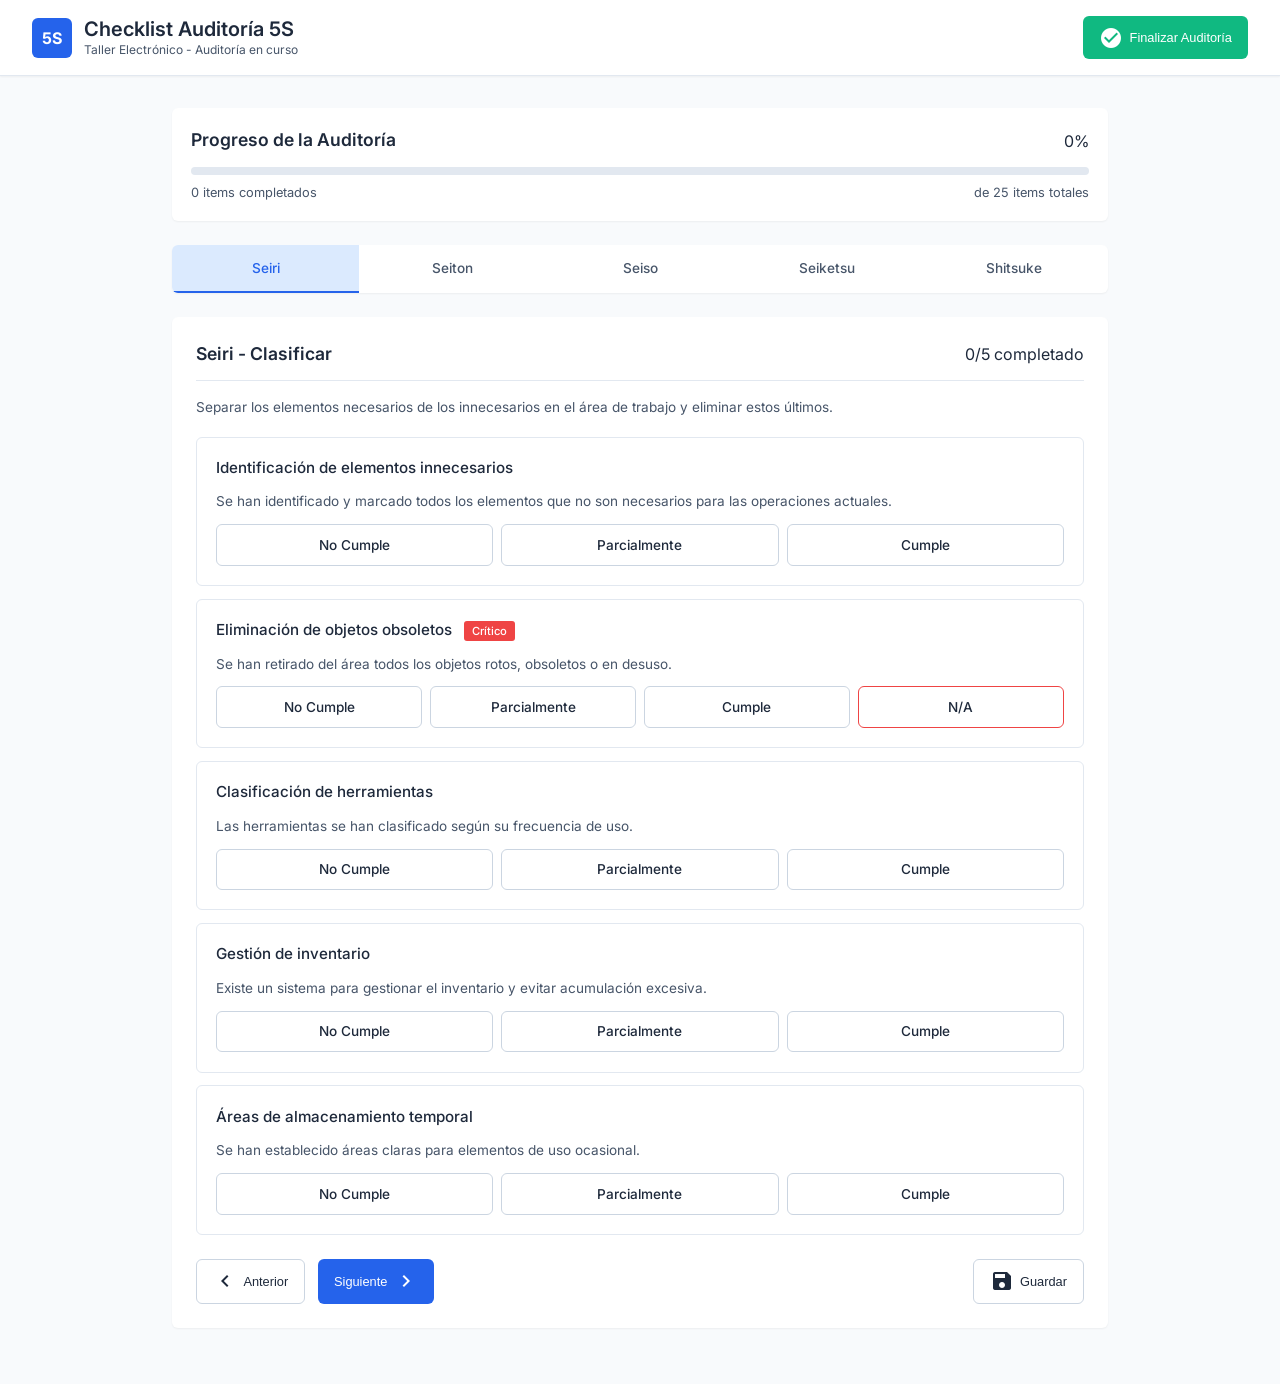
<file: auditor/checklist.html>
<!DOCTYPE html>
<html lang="es">
<head>
    <meta charset="UTF-8">
    <meta name="viewport" content="width=device-width, initial-scale=1.0">
    <title>Checklist 5S - Sistema 5S</title>
    <link href="https://fonts.googleapis.com/css2?family=Inter:wght@300;400;500;600;700&display=swap" rel="stylesheet">
    <link href="https://fonts.googleapis.com/icon?family=Material+Icons" rel="stylesheet">
    <style>
        :root {
            --primary: #2563eb;
            --primary-light: #dbeafe;
            --success: #10b981;
            --danger: #ef4444;
            --gray-100: #f8fafc;
            --gray-200: #e2e8f0;
            --gray-300: #cbd5e1;
            --gray-600: #475569;
            --gray-800: #1e293b;
            --shadow-sm: 0 1px 2px 0 rgba(0, 0, 0, 0.05);
            --shadow-md: 0 4px 6px -1px rgba(0, 0, 0, 0.1), 0 2px 4px -1px rgba(0, 0, 0, 0.06);
            --radius: 6px;
            --transition: all 0.2s ease;
        }
        
        * {
            margin: 0;
            padding: 0;
            box-sizing: border-box;
        }
        
        body {
            font-family: 'Inter', sans-serif;
            background-color: #f8fafc;
            color: var(--gray-800);
            min-height: 100vh;
            line-height: 1.5;
        }
        
        /* Navigation - RESPONSIVE */
        .navbar {
            background: white;
            padding: 1rem;
            box-shadow: var(--shadow-sm);
            display: flex;
            justify-content: space-between;
            align-items: center;
            position: sticky;
            top: 0;
            z-index: 100;
            border-bottom: 1px solid var(--gray-200);
            flex-wrap: wrap;
            gap: 1rem;
        }
        
        .nav-brand {
            display: flex;
            align-items: center;
            gap: 0.75rem;
            text-decoration: none;
            color: inherit;
            flex: 1;
            min-width: 200px;
        }
        
        .logo {
            width: 40px;
            height: 40px;
            background: var(--primary);
            border-radius: var(--radius);
            display: flex;
            align-items: center;
            justify-content: center;
            color: white;
            font-weight: 700;
            font-size: 1rem;
            flex-shrink: 0;
        }
        
        .brand-text h1 {
            font-size: 1.25rem;
            font-weight: 600;
            color: var(--gray-800);
            line-height: 1.2;
        }
        
        .brand-text p {
            font-size: 0.75rem;
            color: var(--gray-600);
            display: none; /* Oculto en móviles */
        }
        
        .user-info {
            display: flex;
            align-items: center;
            gap: 0.75rem;
            flex-shrink: 0;
        }
        
        .btn {
            padding: 0.6rem 1rem;
            border: none;
            border-radius: var(--radius);
            cursor: pointer;
            font-weight: 500;
            font-size: 0.8rem;
            transition: var(--transition);
            display: inline-flex;
            align-items: center;
            gap: 0.4rem;
            flex-shrink: 0;
        }
        
        .btn-primary {
            background: var(--primary);
            color: white;
        }
        
        .btn-primary:hover {
            background: #1e40af;
        }
        
        .btn-secondary {
            background: white;
            color: var(--gray-700);
            border: 1px solid var(--gray-300);
        }
        
        .btn-secondary:hover {
            background: var(--gray-100);
        }
        
        .btn-success {
            background: var(--success);
            color: white;
        }
        
        .btn-success:hover {
            background: #059669;
        }
        
        .container {
            max-width: 1000px;
            margin: 0 auto;
            padding: 1rem;
        }
        
        /* Progress Section */
        .progress-section {
            background: white;
            padding: 1.2rem;
            border-radius: var(--radius);
            box-shadow: var(--shadow-sm);
            margin-bottom: 1.5rem;
        }
        
        .progress-header {
            display: flex;
            justify-content: space-between;
            align-items: center;
            margin-bottom: 0.8rem;
        }
        
        .progress-header h3 {
            font-size: 1.1rem;
            font-weight: 600;
            color: var(--gray-800);
        }
        
        .progress-bar {
            width: 100%;
            height: 8px;
            background: var(--gray-200);
            border-radius: 4px;
            overflow: hidden;
            margin-bottom: 0.5rem;
        }
        
        .progress-fill {
            height: 100%;
            background: var(--primary);
            border-radius: 4px;
            transition: width 0.5s ease;
        }
        
        .progress-stats {
            display: flex;
            justify-content: space-between;
            color: var(--gray-600);
            font-size: 0.8rem;
        }
        
        /* Tabs - RESPONSIVE */
        .tabs {
            display: flex;
            background: white;
            border-radius: var(--radius);
            box-shadow: var(--shadow-sm);
            margin-bottom: 1.5rem;
            overflow: hidden;
            flex-wrap: wrap;
        }
        
        .tab {
            flex: 1;
            padding: 0.8rem 0.5rem;
            text-align: center;
            cursor: pointer;
            transition: var(--transition);
            font-weight: 500;
            color: var(--gray-600);
            border-bottom: 2px solid transparent;
            font-size: 0.8rem;
            min-width: 80px;
        }
        
        .tab:hover {
            background: var(--gray-100);
        }
        
        .tab.active {
            color: var(--primary);
            border-bottom: 2px solid var(--primary);
            background: var(--primary-light);
        }
        
        /* Tab Content */
        .tab-content {
            display: none;
            background: white;
            padding: 1.2rem;
            border-radius: var(--radius);
            box-shadow: var(--shadow-sm);
            margin-bottom: 1.5rem;
        }
        
        .tab-content.active {
            display: block;
        }
        
        .tab-header {
            display: flex;
            justify-content: space-between;
            align-items: center;
            margin-bottom: 1rem;
            padding-bottom: 0.8rem;
            border-bottom: 1px solid var(--gray-200);
            flex-wrap: wrap;
            gap: 0.5rem;
        }
        
        .tab-header h3 {
            font-size: 1.1rem;
            font-weight: 600;
            color: var(--gray-800);
        }
        
        .tab-description {
            color: var(--gray-600);
            margin-bottom: 1.2rem;
            font-size: 0.85rem;
        }
        
        /* Checklist Items - Diseño Simplificado y RESPONSIVE */
        .checklist-items {
            display: flex;
            flex-direction: column;
            gap: 0.8rem;
        }
        
        .checklist-item {
            background: white;
            border-radius: var(--radius);
            padding: 1rem;
            border: 1px solid var(--gray-200);
            transition: var(--transition);
        }
        
        .checklist-item:hover {
            border-color: var(--gray-300);
        }
        
        .checklist-item-header {
            display: flex;
            justify-content: space-between;
            align-items: flex-start;
            margin-bottom: 0.8rem;
            flex-wrap: wrap;
            gap: 0.5rem;
        }
        
        .checklist-item-title {
            font-weight: 500;
            color: var(--gray-800);
            font-size: 0.9rem;
            flex: 1;
            min-width: 200px;
        }
        
        .critical-badge {
            background: var(--danger);
            color: white;
            padding: 0.2rem 0.5rem;
            border-radius: 3px;
            font-size: 0.7rem;
            font-weight: 500;
            margin-left: 0.5rem;
            flex-shrink: 0;
        }
        
        .checklist-item-desc {
            color: var(--gray-600);
            font-size: 0.8rem;
            margin-bottom: 0.8rem;
            line-height: 1.4;
        }
        
        .rating-options {
            display: flex;
            gap: 0.4rem;
            margin-top: 0.5rem;
            flex-wrap: wrap;
        }
        
        .rating-option {
            flex: 1;
            padding: 0.6rem 0.4rem;
            border: 1px solid var(--gray-300);
            border-radius: var(--radius);
            text-align: center;
            cursor: pointer;
            transition: var(--transition);
            font-weight: 500;
            font-size: 0.75rem;
            min-width: 70px;
        }
        
        .rating-option:hover {
            border-color: var(--primary);
            background: var(--primary-light);
        }
        
        .rating-option.selected {
            border-color: var(--primary);
            background: var(--primary);
            color: white;
        }
        
        .rating-option.critical {
            border-color: var(--danger);
        }
        
        .rating-option.critical.selected {
            background: var(--danger);
            color: white;
        }
        
        .comments-section {
            margin-top: 0.8rem;
            display: none;
        }
        
        .comments-section.active {
            display: block;
        }
        
        .comments-section textarea {
            width: 100%;
            padding: 0.7rem;
            border: 1px solid var(--gray-300);
            border-radius: var(--radius);
            font-family: 'Inter', sans-serif;
            resize: vertical;
            min-height: 70px;
            font-size: 0.8rem;
            transition: var(--transition);
        }
        
        .comments-section textarea:focus {
            outline: none;
            border-color: var(--primary);
        }
        
        .evidence-section {
            margin-top: 0.8rem;
            display: none;
        }
        
        .evidence-section.active {
            display: block;
        }
        
        .evidence-actions {
            display: flex;
            gap: 0.5rem;
            flex-wrap: wrap;
        }
        
        .evidence-actions .btn {
            padding: 0.5rem 0.8rem;
            font-size: 0.75rem;
            flex: 1;
            min-width: 120px;
            justify-content: center;
        }
        
        /* Action Buttons - RESPONSIVE */
        .action-buttons {
            display: flex;
            justify-content: space-between;
            align-items: center;
            margin-top: 1.5rem;
            flex-wrap: wrap;
            gap: 1rem;
        }
        
        .nav-buttons {
            display: flex;
            gap: 0.8rem;
            flex: 1;
            min-width: 100%;
        }
        
        .save-button {
            flex-shrink: 0;
        }
        
        /* Bottom Navigation for Mobile */
        .mobile-nav {
            display: none;
            position: fixed;
            bottom: 0;
            left: 0;
            right: 0;
            background: white;
            box-shadow: 0 -2px 10px rgba(0, 0, 0, 0.1);
            z-index: 1000;
            padding: 0.5rem;
        }
        
        .mobile-nav-items {
            display: flex;
            justify-content: space-around;
        }
        
        .mobile-nav-item {
            display: flex;
            flex-direction: column;
            align-items: center;
            padding: 0.5rem;
            text-decoration: none;
            color: var(--gray-600);
            font-size: 0.7rem;
            border-radius: var(--radius);
            transition: var(--transition);
            flex: 1;
            max-width: 80px;
        }
        
        .mobile-nav-item.active {
            color: var(--primary);
            background: var(--primary-light);
        }
        
        .mobile-nav-item i {
            font-size: 1.2rem;
            margin-bottom: 0.2rem;
        }
        
        /* MEDIA QUERIES */
        /* Tablet */
        @media (min-width: 768px) {
            .container {
                padding: 1.5rem;
            }
            
            .navbar {
                padding: 1rem 1.5rem;
            }
            
            .brand-text p {
                display: block; /* Mostrar descripción en tablets */
            }
            
            .tab {
                padding: 0.8rem 1rem;
                font-size: 0.85rem;
                min-width: auto;
            }
            
            .checklist-item-title {
                font-size: 0.95rem;
            }
            
            .checklist-item-desc {
                font-size: 0.85rem;
            }
            
            .rating-option {
                font-size: 0.8rem;
                padding: 0.6rem 0.5rem;
            }
            
            .nav-buttons {
                min-width: auto;
                flex: 0;
            }
            
            .action-buttons {
                flex-wrap: nowrap;
            }
        }
        
        /* Desktop */
        @media (min-width: 1024px) {
            .container {
                padding: 2rem;
            }
            
            .navbar {
                padding: 1rem 2rem;
            }
            
            .tab-content {
                padding: 1.5rem;
            }
            
            .checklist-item {
                padding: 1.2rem;
            }
            
            .rating-options {
                gap: 0.5rem;
            }
            
            .rating-option {
                min-width: 80px;
                font-size: 0.85rem;
            }
        }
        
        /* Mobile Navigation visible only on small screens */
        @media (max-width: 767px) {
            .mobile-nav {
                display: block;
            }
            
            /* Add padding to bottom of content to avoid overlap with mobile nav */
            body {
                padding-bottom: 70px;
            }
            
            .navbar .btn {
                display: none; /* Hide logout button on mobile, will be in mobile nav */
            }
        }
        
        /* Very small screens */
        @media (max-width: 360px) {
            .tabs {
                flex-direction: column;
            }
            
            .tab {
                flex: none;
                padding: 0.7rem;
            }
            
            .checklist-item-header {
                flex-direction: column;
                align-items: flex-start;
            }
            
            .critical-badge {
                margin-left: 0;
                margin-top: 0.5rem;
                align-self: flex-start;
            }
            
            .rating-options {
                flex-direction: column;
            }
            
            .evidence-actions {
                flex-direction: column;
            }
            
            .evidence-actions .btn {
                min-width: 100%;
            }
        }
    </style>
</head>
<body>
    <!-- Navigation -->
    <nav class="navbar">
        <a href="dashboard.html" class="nav-brand">
            <div class="logo">5S</div>
            <div class="brand-text">
                <h1>Checklist Auditoría 5S</h1>
                <p id="currentAreaInfo">Taller Electrónico - Estación de Soldadura #5</p>
            </div>
        </a>
        
        <div class="user-info">
            <button class="btn btn-success" onclick="completeAudit()">
                <i class="material-icons">check_circle</i>
                Finalizar Auditoría
            </button>
        </div>
    </nav>

    <!-- Main Content -->
    <div class="container">
        <!-- Progress Section -->
        <div class="progress-section">
            <div class="progress-header">
                <h3>Progreso de la Auditoría</h3>
                <span id="progressPercent">0%</span>
            </div>
            <div class="progress-bar">
                <div class="progress-fill" id="progressFill" style="width: 0%"></div>
            </div>
            <div class="progress-stats">
                <span id="completedItems">0 items completados</span>
                <span id="totalItems">de 25 items totales</span>
            </div>
        </div>

        <!-- Tabs -->
        <div class="tabs">
            <div class="tab active" data-tab="seiri">
                <span>Seiri</span>
            </div>
            <div class="tab" data-tab="seiton">
                <span>Seiton</span>
            </div>
            <div class="tab" data-tab="seiso">
                <span>Seiso</span>
            </div>
            <div class="tab" data-tab="seiketsu">
                <span>Seiketsu</span>
            </div>
            <div class="tab" data-tab="shitsuke">
                <span>Shitsuke</span>
            </div>
        </div>

        <!-- Tab Contents -->
        <div class="tab-content active" id="seiri-content">
            <div class="tab-header">
                <h3>Seiri - Clasificar</h3>
                <span class="tab-stats" id="seiri-stats">0/5 completado</span>
            </div>
            
            <p class="tab-description">
                Separar los elementos necesarios de los innecesarios en el área de trabajo y eliminar estos últimos.
            </p>
            
            <div class="checklist-items">
                <!-- Items will be generated by JavaScript -->
            </div>
            
            <div class="action-buttons">
                <div class="nav-buttons">
                    <button class="btn btn-secondary" disabled>
                        <i class="material-icons">chevron_left</i> Anterior
                    </button>
                    <button class="btn btn-primary" onclick="switchTab('seiton')">
                        Siguiente <i class="material-icons">chevron_right</i>
                    </button>
                </div>
                <button class="btn btn-secondary save-button" onclick="saveProgress()">
                    <i class="material-icons">save</i> Guardar
                </button>
            </div>
        </div>
        
        <div class="tab-content" id="seiton-content">
            <div class="tab-header">
                <h3>Seiton - Ordenar</h3>
                <span class="tab-stats" id="seiton-stats">0/5 completado</span>
            </div>
            
            <p class="tab-description">
                Organizar los elementos necesarios de manera que sean fáciles de encontrar, usar y reponer.
            </p>
            
            <div class="checklist-items">
                <!-- Items will be generated by JavaScript -->
            </div>
            
            <div class="action-buttons">
                <div class="nav-buttons">
                    <button class="btn btn-secondary" onclick="switchTab('seiri')">
                        <i class="material-icons">chevron_left</i> Anterior
                    </button>
                    <button class="btn btn-primary" onclick="switchTab('seiso')">
                        Siguiente <i class="material-icons">chevron_right</i>
                    </button>
                </div>
                <button class="btn btn-secondary save-button" onclick="saveProgress()">
                    <i class="material-icons">save</i> Guardar
                </button>
            </div>
        </div>
        
        <div class="tab-content" id="seiso-content">
            <div class="tab-header">
                <h3>Seiso - Limpiar</h3>
                <span class="tab-stats" id="seiso-stats">0/5 completado</span>
            </div>
            
            <p class="tab-description">
                Mantener limpias las áreas de trabajo, equipos y herramientas.
            </p>
            
            <div class="checklist-items">
                <!-- Items will be generated by JavaScript -->
            </div>
            
            <div class="action-buttons">
                <div class="nav-buttons">
                    <button class="btn btn-secondary" onclick="switchTab('seiton')">
                        <i class="material-icons">chevron_left</i> Anterior
                    </button>
                    <button class="btn btn-primary" onclick="switchTab('seiketsu')">
                        Siguiente <i class="material-icons">chevron_right</i>
                    </button>
                </div>
                <button class="btn btn-secondary save-button" onclick="saveProgress()">
                    <i class="material-icons">save</i> Guardar
                </button>
            </div>
        </div>
        
        <div class="tab-content" id="seiketsu-content">
            <div class="tab-header">
                <h3>Seiketsu - Estandarizar</h3>
                <span class="tab-stats" id="seiketsu-stats">0/5 completado</span>
            </div>
            
            <p class="tab-description">
                Establecer estándares y procedimientos para mantener y monitorizar las primeras tres S.
            </p>
            
            <div class="checklist-items">
                <!-- Items will be generated by JavaScript -->
            </div>
            
            <div class="action-buttons">
                <div class="nav-buttons">
                    <button class="btn btn-secondary" onclick="switchTab('seiso')">
                        <i class="material-icons">chevron_left</i> Anterior
                    </button>
                    <button class="btn btn-primary" onclick="switchTab('shitsuke')">
                        Siguiente <i class="material-icons">chevron_right</i>
                    </button>
                </div>
                <button class="btn btn-secondary save-button" onclick="saveProgress()">
                    <i class="material-icons">save</i> Guardar
                </button>
            </div>
        </div>
        
        <div class="tab-content" id="shitsuke-content">
            <div class="tab-header">
                <h3>Shitsuke - Disciplina</h3>
                <span class="tab-stats" id="shitsuke-stats">0/5 completado</span>
            </div>
            
            <p class="tab-description">
                Crear el hábito de seguir los procedimientos establecidos y mantener los estándares.
            </p>
            
            <div class="checklist-items">
                <!-- Items will be generated by JavaScript -->
            </div>
            
            <div class="action-buttons">
                <div class="nav-buttons">
                    <button class="btn btn-secondary" onclick="switchTab('seiketsu')">
                        <i class="material-icons">chevron_left</i> Anterior
                    </button>
                    <button class="btn btn-success" onclick="completeAudit()">
                        Finalizar <i class="material-icons">check_circle</i>
                    </button>
                </div>
                <button class="btn btn-secondary save-button" onclick="saveProgress()">
                    <i class="material-icons">save</i> Guardar
                </button>
            </div>
        </div>
    </div>

    <!-- Mobile Navigation -->
    <nav class="mobile-nav">
        <div class="mobile-nav-items">
            <a href="dashboard.html" class="mobile-nav-item">
                <i class="material-icons">dashboard</i>
                <span>Inicio</span>
            </a>
            <a href="escaner.html" class="mobile-nav-item">
                <i class="material-icons">qr_code_scanner</i>
                <span>Escanear</span>
            </a>
            <a href="checklist.html" class="mobile-nav-item active">
                <i class="material-icons">checklist</i>
                <span>Auditoría</span>
            </a>
            <a href="#" class="mobile-nav-item" onclick="completeAudit()">
                <i class="material-icons">check_circle</i>
                <span>Finalizar</span>
            </a>
        </div>
    </nav>

    <script>
    // Datos del área auditada
    const auditArea = localStorage.getItem('selectedArea') || 'Taller Electrónico';
    document.getElementById('currentAreaInfo').textContent = `${auditArea} - Auditoría en curso`;

    // Datos del checklist
    const checklistData = {
        seiri: [
            { id: 1, title: "Identificación de elementos innecesarios", description: "Se han identificado y marcado todos los elementos que no son necesarios para las operaciones actuales.", critical: false },
            { id: 2, title: "Eliminación de objetos obsoletos", description: "Se han retirado del área todos los objetos rotos, obsoletos o en desuso.", critical: true },
            { id: 3, title: "Clasificación de herramientas", description: "Las herramientas se han clasificado según su frecuencia de uso.", critical: false },
            { id: 4, title: "Gestión de inventario", description: "Existe un sistema para gestionar el inventario y evitar acumulación excesiva.", critical: false },
            { id: 5, title: "Áreas de almacenamiento temporal", description: "Se han establecido áreas claras para elementos de uso ocasional.", critical: false }
        ],
        seiton: [
            { id: 1, title: "Organización visual", description: "Las herramientas y materiales están organizados de forma visualmente intuitiva.", critical: false },
            { id: 2, title: "Etiquetado adecuado", description: "Todos los elementos están correctamente etiquetados e identificados.", critical: false },
            { id: 3, title: "Accesibilidad", description: "Los elementos de uso frecuente son fácilmente accesibles.", critical: true },
            { id: 4, title: "Espacios delimitados", description: "Los espacios de trabajo y almacenamiento están claramente delimitados.", critical: false },
            { id: 5, title: "Sistema de orden", description: "Existe un sistema lógico para el orden de herramientas y materiales.", critical: false }
        ],
        seiso: [
            { id: 1, title: "Limpieza de superficies", description: "Todas las superficies de trabajo están limpias y libres de polvo.", critical: false },
            { id: 2, title: "Mantenimiento de equipos", description: "Los equipos y herramientas se mantienen limpios y en buen estado.", critical: true },
            { id: 3, title: "Plan de limpieza", description: "Existe un plan de limpieza con responsabilidades asignadas.", critical: false },
            { id: 4, title: "Detección de anomalías", description: "La limpieza permite identificar fácilmente fugas, desgastes o anomalías.", critical: false },
            { id: 5, title: "Gestión de residuos", description: "Los residuos se gestionan adecuadamente con contenedores específicos.", critical: false }
        ],
        seiketsu: [
            { id: 1, title: "Estándares visuales", description: "Existen estándares visuales para la organización y limpieza.", critical: false },
            { id: 2, title: "Procedimientos documentados", description: "Los procedimientos de las 5S están documentados y son accesibles.", critical: false },
            { id: 3, title: "Sistema de colores", description: "Se utiliza un sistema de colores para identificar áreas y elementos.", critical: false },
            { id: 4, title: "Checklists de mantenimiento", description: "Existen checklists para el mantenimiento de los estándares.", critical: true },
            { id: 5, title: "Indicadores de desempeño", description: "Se monitorizan indicadores de cumplimiento de las 5S.", critical: false }
        ],
        shitsuke: [
            { id: 1, title: "Cumplimiento de procedimientos", description: "Todos los miembros del equipo siguen los procedimientos establecidos.", critical: true },
            { id: 2, title: "Auditorías regulares", description: "Se realizan auditorías regulares para verificar el cumplimiento.", critical: false },
            { id: 3, title: "Cultura de mejora continua", description: "Existe una cultura de mejora continua y autodisciplina.", critical: false },
            { id: 4, title: "Formación del personal", description: "El personal recibe formación regular sobre las 5S.", critical: false },
            { id: 5, title: "Reconocimiento y motivación", description: "Existe un sistema de reconocimiento por el cumplimiento de estándares.", critical: false }
        ]
    };

    // Estado de la auditoría
    let auditState = JSON.parse(localStorage.getItem('auditState')) || {
        seiri: Array(5).fill({rating: null, comments: '', evidence: ''}),
        seiton: Array(5).fill({rating: null, comments: '', evidence: ''}),
        seiso: Array(5).fill({rating: null, comments: '', evidence: ''}),
        seiketsu: Array(5).fill({rating: null, comments: '', evidence: ''}),
        shitsuke: Array(5).fill({rating: null, comments: '', evidence: ''})
    };

    // Generar items del checklist
    function generateChecklistItems(tab) {
        const container = document.querySelector(`#${tab}-content .checklist-items`);
        container.innerHTML = '';

        checklistData[tab].forEach((item, index) => {
            const itemState = auditState[tab][index];
            const itemElement = document.createElement('div');
            itemElement.className = 'checklist-item';
            itemElement.innerHTML = `
                <div class="checklist-item-header">
                    <div class="checklist-item-title">
                        ${item.title}
                        ${item.critical ? '<span class="critical-badge">Crítico</span>' : ''}
                    </div>
                </div>
                <div class="checklist-item-desc">${item.description}</div>
                <div class="rating-options">
                    <div class="rating-option${itemState.rating === 0 ? ' selected' : ''}" data-rating="0" data-tab="${tab}" data-index="${index}">
                        No Cumple
                    </div>
                    <div class="rating-option${itemState.rating === 1 ? ' selected' : ''}" data-rating="1" data-tab="${tab}" data-index="${index}">
                        Parcialmente
                    </div>
                    <div class="rating-option${itemState.rating === 2 ? ' selected' : ''}" data-rating="2" data-tab="${tab}" data-index="${index}">
                        Cumple
                    </div>
                    ${item.critical ? `<div class="rating-option critical${itemState.rating === -1 ? ' selected' : ''}" data-rating="-1" data-tab="${tab}" data-index="${index}">N/A</div>` : ''}
                </div>
                <div class="comments-section ${itemState.comments ? 'active' : ''}">
                    <textarea id="comments-${tab}-${index}" placeholder="Comentarios...">${itemState.comments || ''}</textarea>
                </div>
                <div class="evidence-section ${itemState.evidence ? 'active' : ''}">
                    <div class="evidence-actions">
                        <button class="btn btn-secondary" onclick="takePhoto('${tab}', ${index})">
                            <i class="material-icons">photo_camera</i> Tomar Foto
                        </button>
                        <button class="btn btn-secondary" onclick="uploadPhoto('${tab}', ${index})">
                            <i class="material-icons">photo_library</i> Subir Foto
                        </button>
                    </div>
                </div>
            `;
            container.appendChild(itemElement);
        });

        // Configurar eventos de rating
        document.querySelectorAll(`#${tab}-content .rating-option`).forEach(option => {
            option.addEventListener('click', function() {
                const tab = this.getAttribute('data-tab');
                const index = parseInt(this.getAttribute('data-index'));
                const rating = parseInt(this.getAttribute('data-rating'));
                auditState[tab][index].rating = rating;
                updateRatingUI(tab, index, rating);
                
                const itemElement = this.closest('.checklist-item');
                const commentsSection = itemElement.querySelector('.comments-section');
                const evidenceSection = itemElement.querySelector('.evidence-section');
                
                // Mostrar/ocultar secciones según la calificación
                commentsSection.classList.add('active');
                if (rating < 2) {
                    evidenceSection.classList.add('active');
                } else {
                    evidenceSection.classList.remove('active');
                }
                
                updateProgress();
                saveProgress();
            });
        });

        // Configurar eventos de comentarios
        document.querySelectorAll(`#${tab}-content textarea`).forEach(textarea => {
            textarea.addEventListener('input', function() {
                const idParts = this.id.split('-');
                const tab = idParts[1];
                const index = parseInt(idParts[2]);
                auditState[tab][index].comments = this.value;
                saveProgress();
            });
        });
    }

    // Actualizar UI de rating
    function updateRatingUI(tab, index, rating) {
        const itemElement = document.querySelectorAll(`#${tab}-content .checklist-item`)[index];
        const options = itemElement.querySelectorAll('.rating-option');
        options.forEach(option => {
            option.classList.remove('selected');
            if (parseInt(option.getAttribute('data-rating')) === rating) {
                option.classList.add('selected');
            }
        });
    }

    // Cambiar entre pestañas
    function switchTab(tabName) {
        document.querySelectorAll('.tab-content').forEach(content => {
            content.classList.remove('active');
        });
        document.querySelectorAll('.tab').forEach(tab => {
            tab.classList.remove('active');
        });
        document.getElementById(`${tabName}-content`).classList.add('active');
        document.querySelector(`.tab[data-tab="${tabName}"]`).classList.add('active');
        updateTabStats(tabName);
    }

    // Actualizar estadísticas de pestaña
    function updateTabStats(tabName) {
        const completed = auditState[tabName].filter(item => item.rating !== null).length;
        const total = auditState[tabName].length;
        document.getElementById(`${tabName}-stats`).textContent = `${completed}/${total} completado`;
    }

    // Actualizar progreso general
    function updateProgress() {
        let totalItems = 0;
        let completedItems = 0;
        Object.keys(auditState).forEach(tab => {
            totalItems += auditState[tab].length;
            completedItems += auditState[tab].filter(item => item.rating !== null).length;
            updateTabStats(tab);
        });
        const progressPercent = totalItems > 0 ? (completedItems / totalItems) * 100 : 0;
        document.getElementById('progressPercent').textContent = `${Math.round(progressPercent)}%`;
        document.getElementById('progressFill').style.width = `${progressPercent}%`;
        document.getElementById('completedItems').textContent = `${completedItems} items completados`;
        document.getElementById('totalItems').textContent = `de ${totalItems} items totales`;
    }

    // Simular toma de foto
    function takePhoto(tab, index) {
        alert(`Función de cámara activada para ${tab}, item ${index + 1}.`);
        auditState[tab][index].evidence = `foto_${tab}_${index}_${Date.now()}.jpg`;
        saveProgress();
    }

    // Simular subida de foto
    function uploadPhoto(tab, index) {
        alert(`Selector de archivos activado para ${tab}, item ${index + 1}.`);
        auditState[tab][index].evidence = `evidencia_${tab}_${index}_${Date.now()}.jpg`;
        saveProgress();
    }

    // Guardar progreso
    function saveProgress() {
        localStorage.setItem('auditState', JSON.stringify(auditState));
        const saveBtn = document.querySelector('.btn-secondary i');
        const originalText = saveBtn.textContent;
        saveBtn.textContent = 'check';
        setTimeout(() => {
            saveBtn.textContent = originalText;
        }, 1000);
    }

    // Finalizar auditoría
    function completeAudit() {
        const completedItems = Object.values(auditState).flat().filter(item => item.rating !== null).length;
        const totalItems = Object.values(auditState).flat().length;
        if (completedItems < totalItems) {
            if (!confirm(`Has completado ${completedItems} de ${totalItems} items. ¿Estás seguro de que quieres finalizar la auditoría?`)) {
                return;
            }
        }
        alert(`¡Auditoría completada para ${auditArea}! Los resultados han sido guardados.`);
        localStorage.removeItem('auditState');
        localStorage.removeItem('selectedArea');
        window.location.href = 'dashboard.html';
    }

    window.addEventListener('DOMContentLoaded', function() {
        // Generar checklist items para cada pestaña
        Object.keys(checklistData).forEach(tab => {
            generateChecklistItems(tab);
        });
        // Configurar eventos de tabs
        document.querySelectorAll('.tab').forEach(tab => {
            tab.addEventListener('click', function() {
                switchTab(this.getAttribute('data-tab'));
            });
        });
        // Actualizar progreso
        updateProgress();
        
        // Mobile nav interaction
        document.querySelectorAll('.mobile-nav-item').forEach(item => {
            item.addEventListener('click', function(e) {
                if (this.getAttribute('href') === '#') {
                    e.preventDefault();
                }
                document.querySelectorAll('.mobile-nav-item').forEach(i => {
                    i.classList.remove('active');
                });
                this.classList.add('active');
            });
        });
    });
</script>
</body>
</html>
</file>
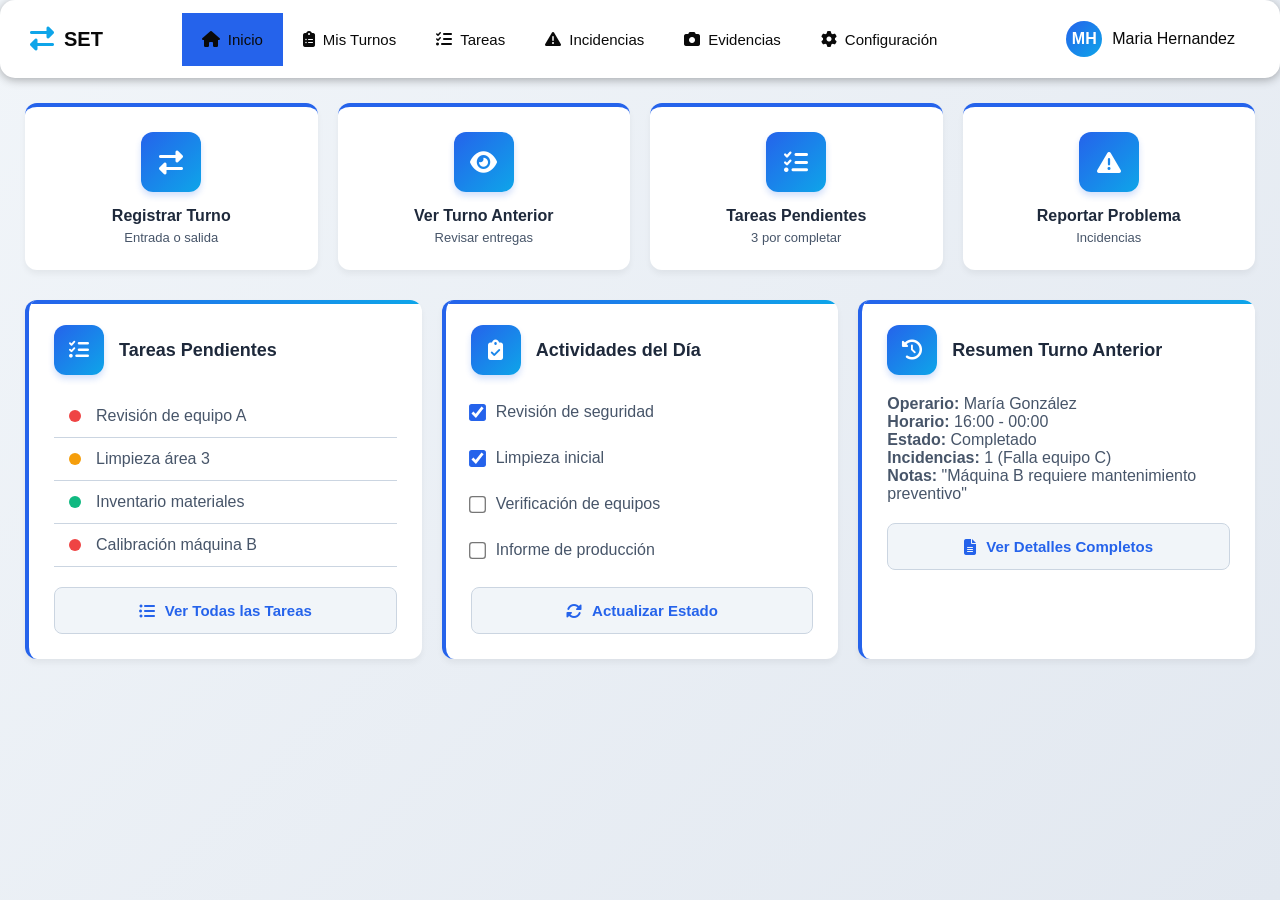
<file: auditor/dashboard.html>
<!DOCTYPE html>
<html lang="es">
<head>
    <meta charset="UTF-8">
    <meta name="viewport" content="width=device-width, initial-scale=1.0">
    <title>SET - Sistema de Entrega de Turno</title>
    <link rel="stylesheet" href="https://cdnjs.cloudflare.com/ajax/libs/font-awesome/6.4.0/css/all.min.css">
    <style>
        * {
            margin: 0;
            padding: 0;
            box-sizing: border-box;
            font-family: 'Segoe UI', Tahoma, Geneva, Verdana, sans-serif;
        }
        
        :root {
            --primary: #2563eb;
            --primary-dark: #1d4ed8;
            --primary-light: #3b82f6;
            --secondary: #475569;
            --accent: #0ea5e9;
            --light: #f1f5f9;
            --dark: #1e293b;
            --gray: #cbd5e1;
            --gray-dark: #64748b;
            --success: #10b981;
            --warning: #f59e0b;
            --danger: #ef4444;
            --info: #8b5cf6;
            --card-bg: #ffffff;
            --nav-bg: #ffffff;
            --sidebar-bg: #334155;
            --modal-overlay: rgba(0, 0, 0, 0.5);
        }
        
        body {
            background: linear-gradient(135deg, #f1f5f9 0%, #e2e8f0 100%);
            color: var(--dark);
            min-height: 100vh;
            overflow-x: hidden;
        }
        
        .container {
            display: flex;
            flex-direction: column;
            min-height: 100vh;
        }
        
        /* Barra de navegación */
        .navbar {
            background-color: var(--nav-bg);
            color: rgb(9, 9, 9);
            padding: 0 30px;
            display: flex;
            justify-content: space-between;
            align-items: center;
            box-shadow: 0 2px 10px rgba(0,0,0,0.3);
            position: sticky;
            top: 0;
            z-index: 1000;
            border-radius: 15px;
        }
        
        .nav-brand {
            display: flex;
            align-items: center;
            padding: 25px 0;
        }
        
        .logo-icon {
            font-size: 24px;
            color: var(--accent);
            margin-right: 10px;
        }
        
        .logo-text {
            font-size: 20px;
            font-weight: bold;
        }
        
        .nav-menu {
            display: flex;
            list-style: none;
        }
        
        .nav-item {
            position: relative;
        }
        
        .nav-link {
            display: flex;
            align-items: center;
            padding: 18px 20px;
            color: rgb(10, 10, 10);
            text-decoration: none;
            transition: background-color 0.3s;
            white-space: nowrap;
        }
        
        .nav-link:hover, .nav-link.active {
            background-color: var(--primary);
        }
        
        .nav-icon {
            margin-right: 8px;
            font-size: 16px;
        }
        
        .nav-text {
            font-size: 15px;
        }
        
        .user-info {
            display: flex;
            align-items: center;
            gap: 10px;
            padding: 10px 15px;
            background-color: rgba(255,255,255,0.1);
            border-radius: 20px;
            margin-left: 15px;
        }
        
        .user-avatar {
            width: 36px;
            height: 36px;
            border-radius: 50%;
            background: linear-gradient(135deg, var(--primary) 0%, var(--accent) 100%);
            display: flex;
            align-items: center;
            justify-content: center;
            color: white;
            font-weight: bold;
        }
        
        .hamburger {
            display: none;
            background: none;
            border: none;
            color: white;
            font-size: 24px;
            cursor: pointer;
        }
        
        /* Contenido principal */
        .main-content {
            flex: 1;
            padding: 25px;
            max-width: 1400px;
            margin: 0 auto;
            width: 100%;
        }
        
        /* Tarjetas principales */
        .cards-container {
            display: grid;
            grid-template-columns: repeat(auto-fit, minmax(300px, 1fr));
            gap: 20px;
            margin-bottom: 30px;
        }
        
        .card {
            background: var(--card-bg);
            border-radius: 12px;
            box-shadow: 0 4px 6px rgba(0,0,0,0.05);
            padding: 25px;
            transition: transform 0.3s, box-shadow 0.3s;
            border-left: 4px solid var(--primary);
            position: relative;
            overflow: hidden;
        }
        
        .card::before {
            content: '';
            position: absolute;
            top: 0;
            left: 0;
            width: 100%;
            height: 4px;
            background: linear-gradient(90deg, var(--primary) 0%, var(--accent) 100%);
        }
        
        .card:hover {
            transform: translateY(-5px);
            box-shadow: 0 10px 20px rgba(0,0,0,0.1);
        }
        
        .card-header {
            display: flex;
            align-items: center;
            margin-bottom: 20px;
        }
        
        .card-icon {
            width: 50px;
            height: 50px;
            border-radius: 12px;
            display: flex;
            align-items: center;
            justify-content: center;
            margin-right: 15px;
            font-size: 20px;
            background: linear-gradient(135deg, var(--primary) 0%, var(--accent) 100%);
            color: white;
            box-shadow: 0 4px 6px rgba(37, 99, 235, 0.2);
        }
        
        .card-title {
            font-size: 18px;
            font-weight: bold;
            color: var(--dark);
        }
        
        .card-content {
            margin-bottom: 20px;
            color: var(--secondary);
        }
        
        /* Botones */
        .btn {
            display: flex;
            align-items: center;
            justify-content: center;
            padding: 14px 20px;
            border: none;
            border-radius: 8px;
            font-size: 15px;
            font-weight: 600;
            cursor: pointer;
            transition: all 0.3s;
            width: 100%;
        }
        
        .btn-primary {
            background: linear-gradient(135deg, var(--primary) 0%, var(--primary-light) 100%);
            color: white;
            box-shadow: 0 4px 6px rgba(37, 99, 235, 0.2);
        }
        
        .btn-primary:hover {
            background: linear-gradient(135deg, var(--primary-dark) 0%, var(--primary) 100%);
            box-shadow: 0 6px 12px rgba(37, 99, 235, 0.3);
        }
        
        .btn-secondary {
            background: var(--light);
            color: var(--primary);
            border: 1px solid var(--gray);
        }
        
        .btn-secondary:hover {
            background: var(--gray);
        }
        
        .btn-accent {
            background: linear-gradient(135deg, var(--accent) 0%, #38bdf8 100%);
            color: white;
            box-shadow: 0 4px 6px rgba(14, 165, 233, 0.2);
        }
        
        .btn-accent:hover {
            background: linear-gradient(135deg, #0d94c7 0%, var(--accent) 100%);
            box-shadow: 0 6px 12px rgba(14, 165, 233, 0.3);
        }
        
        .btn-icon {
            margin-right: 10px;
            font-size: 16px;
        }
        
        /* Sección de acciones rápidas */
        .quick-actions {
            display: grid;
            grid-template-columns: repeat(auto-fit, minmax(200px, 1fr));
            gap: 20px;
            margin-bottom: 30px;
        }
        
        .quick-action {
            background: var(--card-bg);
            border-radius: 12px;
            padding: 25px 20px;
            text-align: center;
            box-shadow: 0 4px 6px rgba(0,0,0,0.05);
            transition: all 0.3s;
            cursor: pointer;
            border-top: 4px solid var(--primary);
        }
        
        .quick-action:hover {
            transform: translateY(-5px);
            box-shadow: 0 10px 20px rgba(0,0,0,0.1);
        }
        
        .action-icon {
            width: 60px;
            height: 60px;
            border-radius: 12px;
            display: flex;
            align-items: center;
            justify-content: center;
            margin: 0 auto 15px;
            font-size: 24px;
            background: linear-gradient(135deg, var(--primary) 0%, var(--accent) 100%);
            color: white;
            box-shadow: 0 4px 6px rgba(37, 99, 235, 0.2);
        }
        
        .action-title {
            font-weight: 600;
            margin-bottom: 5px;
            color: var(--dark);
            font-size: 16px;
        }
        
        .action-desc {
            font-size: 13px;
            color: var(--secondary);
        }
        
        /* Modal */
        .modal {
            display: none;
            position: fixed;
            top: 0;
            left: 0;
            width: 100%;
            height: 100%;
            background-color: var(--modal-overlay);
            z-index: 2000;
            align-items: center;
            justify-content: center;
            padding: 20px;
        }
        
        .modal-content {
            background: var(--card-bg);
            border-radius: 12px;
            width: 100%;
            max-width: 800px;
            max-height: 90vh;
            overflow-y: auto;
            box-shadow: 0 10px 30px rgba(0,0,0,0.2);
            animation: modalFadeIn 0.3s;
        }
        
        @keyframes modalFadeIn {
            from { opacity: 0; transform: translateY(-20px); }
            to { opacity: 1; transform: translateY(0); }
        }
        
        .modal-header {
            display: flex;
            justify-content: space-between;
            align-items: center;
            padding: 20px 25px;
            border-bottom: 1px solid var(--gray);
        }
        
        .modal-title {
            font-size: 20px;
            font-weight: bold;
            color: var(--dark);
        }
        
        .close-modal {
            background: none;
            border: none;
            font-size: 24px;
            color: var(--secondary);
            cursor: pointer;
            width: 40px;
            height: 40px;
            border-radius: 50%;
            display: flex;
            align-items: center;
            justify-content: center;
            transition: background-color 0.3s;
        }
        
        .close-modal:hover {
            background-color: var(--light);
        }
        
        .modal-body {
            padding: 25px;
        }
        
        /* Proceso de registro */
        .process-steps {
            display: flex;
            margin-bottom: 25px;
            position: relative;
        }
        
        .step {
            flex: 1;
            text-align: center;
            position: relative;
            z-index: 2;
        }
        
        .step:not(:last-child)::after {
            content: '';
            position: absolute;
            top: 15px;
            right: -50%;
            width: 100%;
            height: 2px;
            background-color: var(--gray);
            z-index: 1;
        }
        
        .step.active:not(:last-child)::after {
            background: linear-gradient(90deg, var(--primary) 0%, var(--accent) 100%);
        }
        
        .step.completed:not(:last-child)::after {
            background: linear-gradient(90deg, var(--primary) 0%, var(--accent) 100%);
        }
        
        .step-number {
            width: 30px;
            height: 30px;
            border-radius: 50%;
            background-color: var(--gray);
            display: flex;
            align-items: center;
            justify-content: center;
            margin: 0 auto 8px;
            font-weight: bold;
            position: relative;
            z-index: 2;
            color: var(--secondary);
            font-size: 14px;
        }
        
        .step.active .step-number {
            background: linear-gradient(135deg, var(--primary) 0%, var(--accent) 100%);
            color: white;
        }
        
        .step.completed .step-number {
            background: var(--success);
            color: white;
        }
        
        .step.completed .step-number::after {
            content: '✓';
        }
        
        .step-label {
            font-size: 12px;
            color: var(--secondary);
            font-weight: 500;
        }
        
        .step.active .step-label {
            color: var(--primary);
            font-weight: 600;
        }
        
        .step-content {
            display: none;
        }
        
        .step-content.active {
            display: block;
        }
        
        .process-navigation {
            display: flex;
            justify-content: space-between;
            margin-top: 25px;
        }
        
        .process-navigation .btn {
            width: auto;
            padding: 10px 20px;
        }
        
        /* Listas y checkboxes */
        .task-list {
            list-style: none;
        }
        
        .task-item {
            padding: 12px 15px;
            border-bottom: 1px solid var(--gray);
            display: flex;
            align-items: center;
            transition: background-color 0.2s;
        }
        
        .task-item:hover {
            background-color: var(--light);
        }
        
        .task-status {
            width: 12px;
            height: 12px;
            border-radius: 50%;
            margin-right: 15px;
        }
        
        .status-pending {
            background-color: var(--danger);
        }
        
        .status-in-progress {
            background-color: var(--warning);
        }
        
        .status-completed {
            background-color: var(--success);
        }
        
        .checkbox-group {
            margin: 15px 0;
        }
        
        .checkbox-item {
            margin-bottom: 12px;
            display: flex;
            align-items: center;
            padding: 8px 0;
        }
        
        .checkbox-item input {
            margin-right: 12px;
            transform: scale(1.3);
            accent-color: var(--primary);
        }
        
        /* Responsividad */
        @media (max-width: 1024px) {
            .cards-container {
                grid-template-columns: repeat(auto-fit, minmax(280px, 1fr));
            }
            
            .quick-actions {
                grid-template-columns: repeat(auto-fit, minmax(180px, 1fr));
            }
        }
        
        @media (max-width: 768px) {
            .navbar {
                flex-wrap: wrap;
                padding: 10px 15px;
            }
            
            .nav-menu {
                display: none;
                flex-direction: column;
                width: 100%;
                background-color: var(--nav-bg);
                position: absolute;
                top: 100%;
                left: 0;
                box-shadow: 0 4px 6px rgba(0,0,0,0.1);
            }
            
            .nav-menu.active {
                display: flex;
            }
            
            .nav-item {
                width: 100%;
            }
            
            .nav-link {
                padding: 15px 20px;
                border-bottom: 1px solid rgba(255,255,255,0.1);
            }
            
            .hamburger {
                display: block;
            }
            
            .user-info {
                margin-left: auto;
                margin-right: 15px;
            }
            
            .main-content {
                padding: 15px;
            }
            
            .cards-container {
                grid-template-columns: 1fr;
            }
            
            .quick-actions {
                grid-template-columns: repeat(2, 1fr);
            }
            
            .process-steps {
                flex-wrap: wrap;
                gap: 10px;
            }
            
            .step {
                flex: 0 0 calc(50% - 10px);
                margin-bottom: 10px;
            }
            
            .step:not(:last-child)::after {
                display: none;
            }
            
            .process-navigation {
                flex-direction: column;
                gap: 10px;
            }
            
            .process-navigation .btn {
                width: 100%;
            }
        }
        
        @media (max-width: 480px) {
            .quick-actions {
                grid-template-columns: 1fr;
            }
            
            .step {
                flex: 0 0 100%;
            }
            
            .user-info .user-name {
                display: none;
            }
        }
    </style>
</head>
<body>
    <div class="container">
        <!-- Barra de navegación -->
        <nav class="navbar">
            <div class="nav-brand">
                <div class="logo-icon">
                    <i class="fas fa-exchange-alt"></i>
                </div>
                <div class="logo-text">SET</div>
            </div>
            
            <button class="hamburger" id="hamburger">
                <i class="fas fa-bars"></i>
            </button>
            
            <ul class="nav-menu" id="nav-menu">
                <li class="nav-item">
                    <a href="#" class="nav-link active">
                        <i class="fas fa-home nav-icon"></i>
                        <span class="nav-text">Inicio</span>
                    </a>
                </li>
                <li class="nav-item">
                    <a href="#" class="nav-link">
                        <i class="fas fa-clipboard-list nav-icon"></i>
                        <span class="nav-text">Mis Turnos</span>
                    </a>
                </li>
                <li class="nav-item">
                    <a href="#" class="nav-link">
                        <i class="fas fa-tasks nav-icon"></i>
                        <span class="nav-text">Tareas</span>
                    </a>
                </li>
                <li class="nav-item">
                    <a href="#" class="nav-link">
                        <i class="fas fa-exclamation-triangle nav-icon"></i>
                        <span class="nav-text">Incidencias</span>
                    </a>
                </li>
                <li class="nav-item">
                    <a href="#" class="nav-link">
                        <i class="fas fa-camera nav-icon"></i>
                        <span class="nav-text">Evidencias</span>
                    </a>
                </li>
                <li class="nav-item">
                    <a href="#" class="nav-link">
                        <i class="fas fa-cog nav-icon"></i>
                        <span class="nav-text">Configuración</span>
                    </a>
                </li>
            </ul>
            
            <div class="user-info">
                <div class="user-avatar">MH</div>
                <div class="user-name">Maria Hernandez</div>
            </div>
        </nav>
        
        <!-- Contenido principal -->
        <div class="main-content">
            
            <!-- Acciones rápidas -->
            <div class="quick-actions">
                <div class="quick-action" id="btn-start-process">
                    <div class="action-icon">
                        <i class="fas fa-exchange-alt"></i>
                    </div>
                    <div class="action-title">Registrar Turno</div>
                    <div class="action-desc">Entrada o salida</div>
                </div>
                
                <div class="quick-action" id="btn-view-previous">
                    <div class="action-icon">
                        <i class="fas fa-eye"></i>
                    </div>
                    <div class="action-title">Ver Turno Anterior</div>
                    <div class="action-desc">Revisar entregas</div>
                </div>
                
                <div class="quick-action">
                    <div class="action-icon">
                        <i class="fas fa-tasks"></i>
                    </div>
                    <div class="action-title">Tareas Pendientes</div>
                    <div class="action-desc">3 por completar</div>
                </div>
                
                <div class="quick-action" id="btn-report-incident">
                    <div class="action-icon">
                        <i class="fas fa-exclamation-triangle"></i>
                    </div>
                    <div class="action-title">Reportar Problema</div>
                    <div class="action-desc">Incidencias</div>
                </div>
            </div>
            
            <!-- Tarjetas informativas -->
            <div class="cards-container">
                <!-- Tarjeta Tareas Pendientes -->
                <div class="card">
                    <div class="card-header">
                        <div class="card-icon">
                            <i class="fas fa-tasks"></i>
                        </div>
                        <h2 class="card-title">Tareas Pendientes</h2>
                    </div>
                    <div class="card-content">
                        <ul class="task-list">
                            <li class="task-item">
                                <span class="task-status status-pending"></span>
                                Revisión de equipo A
                            </li>
                            <li class="task-item">
                                <span class="task-status status-in-progress"></span>
                                Limpieza área 3
                            </li>
                            <li class="task-item">
                                <span class="task-status status-completed"></span>
                                Inventario materiales
                            </li>
                            <li class="task-item">
                                <span class="task-status status-pending"></span>
                                Calibración máquina B
                            </li>
                        </ul>
                    </div>
                    <button class="btn btn-secondary">
                        <i class="fas fa-list-ul btn-icon"></i>
                        Ver Todas las Tareas
                    </button>
                </div>
                
                <!-- Tarjeta Actividades del Día -->
                <div class="card">
                    <div class="card-header">
                        <div class="card-icon">
                            <i class="fas fa-clipboard-check"></i>
                        </div>
                        <h2 class="card-title">Actividades del Día</h2>
                    </div>
                    <div class="card-content">
                        <div class="checkbox-group">
                            <div class="checkbox-item">
                                <input type="checkbox" id="day-activity1" checked>
                                <label for="day-activity1">Revisión de seguridad</label>
                            </div>
                            <div class="checkbox-item">
                                <input type="checkbox" id="day-activity2" checked>
                                <label for="day-activity2">Limpieza inicial</label>
                            </div>
                            <div class="checkbox-item">
                                <input type="checkbox" id="day-activity3">
                                <label for="day-activity3">Verificación de equipos</label>
                            </div>
                            <div class="checkbox-item">
                                <input type="checkbox" id="day-activity4">
                                <label for="day-activity4">Informe de producción</label>
                            </div>
                        </div>
                    </div>
                    <button class="btn btn-secondary">
                        <i class="fas fa-sync-alt btn-icon"></i>
                        Actualizar Estado
                    </button>
                </div>
                
                <!-- Tarjeta Turno Anterior -->
                <div class="card">
                    <div class="card-header">
                        <div class="card-icon">
                            <i class="fas fa-history"></i>
                        </div>
                        <h2 class="card-title">Resumen Turno Anterior</h2>
                    </div>
                    <div class="card-content">
                        <p><strong>Operario:</strong> María González</p>
                        <p><strong>Horario:</strong> 16:00 - 00:00</p>
                        <p><strong>Estado:</strong> Completado</p>
                        <p><strong>Incidencias:</strong> 1 (Falla equipo C)</p>
                        <p><strong>Notas:</strong> "Máquina B requiere mantenimiento preventivo"</p>
                    </div>
                    <button class="btn btn-secondary">
                        <i class="fas fa-file-alt btn-icon"></i>
                        Ver Detalles Completos
                    </button>
                </div>
            </div>
        </div>
    </div>

    <!-- Modal de Registro de Turno -->
    <div class="modal" id="modal-register-shift">
        <div class="modal-content">
            <div class="modal-header">
                <h2 class="modal-title">Registro de Entrega de Turno</h2>
                <button class="close-modal" id="close-register-modal">
                    <i class="fas fa-times"></i>
                </button>
            </div>
            <div class="modal-body">
                <div class="process-steps">
                    <div class="step active" data-step="1">
                        <div class="step-number">1</div>
                        <div class="step-label">Actividades</div>
                    </div>
                    <div class="step" data-step="2">
                        <div class="step-number">2</div>
                        <div class="step-label">Pendientes</div>
                    </div>
                    <div class="step" data-step="3">
                        <div class="step-number">3</div>
                        <div class="step-label">Incidencias</div>
                    </div>
                    <div class="step" data-step="4">
                        <div class="step-number">4</div>
                        <div class="step-label">Evidencias</div>
                    </div>
                    <div class="step" data-step="5">
                        <div class="step-number">5</div>
                        <div class="step-label">Confirmar</div>
                    </div>
                </div>
                
                <!-- Paso 1: Actividades del área -->
                <div class="step-content active" id="step-1">
                    <h3 style="margin-bottom: 20px; color: var(--dark);">1. ACTIVIDADES DEL ÁREA</h3>
                    
                    <div class="checkbox-group">
                        <div class="checkbox-item">
                            <input type="checkbox" id="activity1">
                            <label for="activity1">CHECKLIST EQUIPO</label>
                        </div>
                        <div class="checkbox-item">
                            <input type="checkbox" id="activity2">
                            <label for="activity2">LIMPIEZA DEL PUESTO</label>
                        </div>
                        <div class="checkbox-item">
                            <input type="checkbox" id="activity3">
                            <label for="activity3">REVISIÓN DE INSUMOS</label>
                        </div>
                        <div class="checkbox-item">
                            <input type="checkbox" id="activity4">
                            <label for="activity4">ORGANIZACIÓN HERRAMIENTAS</label>
                        </div>
                    </div>
                    
                    <div class="process-navigation">
                        <div></div>
                        <button class="btn btn-primary" data-next="2">
                            SIGUIENTE PASO <i class="fas fa-arrow-right" style="margin-left: 10px;"></i>
                        </button>
                    </div>
                </div>
                
                <!-- Paso 2: Pendientes -->
                <div class="step-content" id="step-2">
                    <h3 style="margin-bottom: 20px; color: var(--dark);">2. PENDIENTES DEL TURNO</h3>
                    
                    <div class="checkbox-group">
                        <div class="checkbox-item">
                            <input type="checkbox" id="pending1">
                            <label for="pending1">Revisar nivel de aceite máquina B</label>
                        </div>
                        <div class="checkbox-item">
                            <input type="checkbox" id="pending2">
                            <label for="pending2">Solicitar repuestos área 2</label>
                        </div>
                        <div class="checkbox-item">
                            <input type="checkbox" id="pending3">
                            <label for="pending3">Reportar falla sensor temperatura</label>
                        </div>
                    </div>
                    
                    <div style="margin-top: 20px;">
                        <textarea placeholder="Agregar pendiente adicional..." style="width: 100%; padding: 12px; border: 1px solid var(--gray); border-radius: 8px; resize: vertical; min-height: 80px;"></textarea>
                    </div>
                    
                    <div class="process-navigation">
                        <button class="btn btn-secondary" data-prev="1">
                            <i class="fas fa-arrow-left" style="margin-right: 10px;"></i> ANTERIOR
                        </button>
                        <button class="btn btn-primary" data-next="3">
                            SIGUIENTE PASO <i class="fas fa-arrow-right" style="margin-left: 10px;"></i>
                        </button>
                    </div>
                </div>
                
                <!-- Paso 3: Incidencias -->
                <div class="step-content" id="step-3">
                    <h3 style="margin-bottom: 20px; color: var(--dark);">3. REPORTAR INCIDENCIAS</h3>
                    
                    <div style="margin-bottom: 20px; display: grid; grid-template-columns: repeat(auto-fit, minmax(150px, 1fr)); gap: 10px;">
                        <button class="btn btn-secondary incident-category" data-category="Falla de Equipo">
                            <i class="fas fa-tools btn-icon"></i>
                            Falla de Equipo
                        </button>
                        <button class="btn btn-secondary incident-category" data-category="Falta de Material">
                            <i class="fas fa-box btn-icon"></i>
                            Falta de Material
                        </button>
                        <button class="btn btn-secondary incident-category" data-category="Problema de Seguridad">
                            <i class="fas fa-exclamation-triangle btn-icon"></i>
                            Seguridad
                        </button>
                        <button class="btn btn-secondary incident-category" data-category="Otro">
                            <i class="fas fa-question-circle btn-icon"></i>
                            Otro
                        </button>
                    </div>
                    
                    <div style="margin-top: 20px;">
                        <textarea placeholder="Describa la incidencia..." style="width: 100%; padding: 12px; border: 1px solid var(--gray); border-radius: 8px; resize: vertical; min-height: 100px;"></textarea>
                    </div>
                    
                    <div class="process-navigation">
                        <button class="btn btn-secondary" data-prev="2">
                            <i class="fas fa-arrow-left" style="margin-right: 10px;"></i> ANTERIOR
                        </button>
                        <button class="btn btn-primary" data-next="4">
                            SIGUIENTE PASO <i class="fas fa-arrow-right" style="margin-left: 10px;"></i>
                        </button>
                    </div>
                </div>
                
                <!-- Paso 4: Evidencias -->
                <div class="step-content" id="step-4">
                    <h3 style="margin-bottom: 20px; color: var(--dark);">4. ADJUNTAR EVIDENCIAS</h3>
                    
                    <div style="display: flex; gap: 15px; margin-bottom: 20px;">
                        <button class="btn btn-accent" style="flex: 1;">
                            <i class="fas fa-camera btn-icon"></i>
                            Tomar Foto
                        </button>
                        <button class="btn btn-accent" style="flex: 1;">
                            <i class="fas fa-upload btn-icon"></i>
                            Subir Archivo
                        </button>
                    </div>
                    
                    <div style="border: 2px dashed var(--gray); padding: 30px; text-align: center; border-radius: 8px; margin-bottom: 20px; background-color: var(--light);">
                        <i class="fas fa-images" style="font-size: 40px; color: var(--gray-dark); margin-bottom: 10px;"></i>
                        <p style="color: var(--secondary);">Arrastra y suelta imágenes aquí o haz clic para seleccionar</p>
                    </div>
                    
                    <div class="process-navigation">
                        <button class="btn btn-secondary" data-prev="3">
                            <i class="fas fa-arrow-left" style="margin-right: 10px;"></i> ANTERIOR
                        </button>
                        <button class="btn btn-primary" data-next="5">
                            SIGUIENTE PASO <i class="fas fa-arrow-right" style="margin-left: 10px;"></i>
                        </button>
                    </div>
                </div>
                
                <!-- Paso 5: Confirmación -->
                <div class="step-content" id="step-5">
                    <h3 style="margin-bottom: 20px; color: var(--dark);">5. CONFIRMAR REGISTRO</h3>
                    
                    <div style="background-color: var(--light); padding: 20px; border-radius: 8px; margin-bottom: 20px;">
                        <h4 style="margin-bottom: 15px; color: var(--dark);">Resumen del turno</h4>
                        <p><strong>Actividades completadas:</strong> 3 de 4</p>
                        <p><strong>Pendientes registrados:</strong> 2</p>
                        <p><strong>Incidencias reportadas:</strong> 1</p>
                        <p><strong>Evidencias adjuntadas:</strong> 0</p>
                    </div>
                    
                    <div class="checkbox-item" style="margin-bottom: 20px;">
                        <input type="checkbox" id="confirm">
                        <label for="confirm">Confirmo que la información proporcionada es correcta</label>
                    </div>
                    
                    <div class="process-navigation">
                        <button class="btn btn-secondary" data-prev="4">
                            <i class="fas fa-arrow-left" style="margin-right: 10px;"></i> ANTERIOR
                        </button>
                        <button class="btn btn-accent" id="btn-complete-process">
                            <i class="fas fa-check-circle btn-icon"></i>
                            COMPLETAR REGISTRO
                        </button>
                    </div>
                </div>
            </div>
        </div>
    </div>

    <!-- Modal de Reportar Incidencia -->
    <div class="modal" id="modal-report-incident">
        <div class="modal-content">
            <div class="modal-header">
                <h2 class="modal-title">Reportar Problema</h2>
                <button class="close-modal" id="close-incident-modal">
                    <i class="fas fa-times"></i>
                </button>
            </div>
            <div class="modal-body">
                <div style="margin-bottom: 20px;">
                    <p style="margin-bottom: 15px; color: var(--secondary);">Selecciona el tipo de problema:</p>
                    <div style="display: grid; grid-template-columns: repeat(auto-fit, minmax(150px, 1fr)); gap: 10px;">
                        <button class="btn btn-secondary incident-category" data-category="Falla de Equipo">
                            <i class="fas fa-tools btn-icon"></i>
                            Falla de Equipo
                        </button>
                        <button class="btn btn-secondary incident-category" data-category="Falta de Material">
                            <i class="fas fa-box btn-icon"></i>
                            Falta de Material
                        </button>
                        <button class="btn btn-secondary incident-category" data-category="Problema de Seguridad">
                            <i class="fas fa-exclamation-triangle btn-icon"></i>
                            Seguridad
                        </button>
                        <button class="btn btn-secondary incident-category" data-category="Otro">
                            <i class="fas fa-question-circle btn-icon"></i>
                            Otro
                        </button>
                    </div>
                </div>
                
                <div style="margin-top: 20px;">
                    <textarea placeholder="Describa la incidencia..." style="width: 100%; padding: 12px; border: 1px solid var(--gray); border-radius: 8px; resize: vertical; min-height: 120px;"></textarea>
                </div>
                
                <div style="margin-top: 25px; display: flex; justify-content: flex-end; gap: 10px;">
                    <button class="btn btn-secondary" id="cancel-incident">
                        Cancelar
                    </button>
                    <button class="btn btn-accent">
                        <i class="fas fa-paper-plane btn-icon"></i>
                        Enviar Reporte
                    </button>
                </div>
            </div>
        </div>
    </div>

    <script>
        document.addEventListener('DOMContentLoaded', function() {
            // Elementos del DOM
            const modalRegisterShift = document.getElementById('modal-register-shift');
            const modalReportIncident = document.getElementById('modal-report-incident');
            const btnStartProcess = document.getElementById('btn-start-process');
            const btnViewPrevious = document.getElementById('btn-view-previous');
            const btnReportIncident = document.getElementById('btn-report-incident');
            const btnCompleteProcess = document.getElementById('btn-complete-process');
            const closeRegisterModal = document.getElementById('close-register-modal');
            const closeIncidentModal = document.getElementById('close-incident-modal');
            const cancelIncident = document.getElementById('cancel-incident');
            const hamburger = document.getElementById('hamburger');
            const navMenu = document.getElementById('nav-menu');
            
            // Menú hamburguesa
            hamburger.addEventListener('click', function() {
                navMenu.classList.toggle('active');
            });
            
            // Cerrar menú al hacer clic en un enlace
            document.querySelectorAll('.nav-link').forEach(link => {
                link.addEventListener('click', function() {
                    navMenu.classList.remove('active');
                });
            });
            
            // Abrir modal de registro de turno
            btnStartProcess.addEventListener('click', function() {
                modalRegisterShift.style.display = 'flex';
                resetProcess();
            });
            
            // Cerrar modal de registro de turno
            closeRegisterModal.addEventListener('click', function() {
                modalRegisterShift.style.display = 'none';
            });
            
            // Abrir modal de reportar incidencia
            btnReportIncident.addEventListener('click', function() {
                modalReportIncident.style.display = 'flex';
            });
            
            // Cerrar modal de reportar incidencia
            closeIncidentModal.addEventListener('click', function() {
                modalReportIncident.style.display = 'none';
            });
            
            // Cancelar reporte de incidencia
            cancelIncident.addEventListener('click', function() {
                modalReportIncident.style.display = 'none';
            });
            
            // Completar proceso de registro
            btnCompleteProcess.addEventListener('click', function() {
                alert('¡Registro de turno completado exitosamente!');
                modalRegisterShift.style.display = 'none';
            });
            
            // Ver turno anterior
            btnViewPrevious.addEventListener('click', function() {
                alert('Mostrando detalles del turno anterior');
            });
            
            // Categorías de incidencias
            document.querySelectorAll('.incident-category').forEach(button => {
                button.addEventListener('click', function() {
                    // Remover activo de todos los botones
                    document.querySelectorAll('.incident-category').forEach(btn => {
                        btn.classList.remove('btn-primary');
                        btn.classList.add('btn-secondary');
                    });
                    
                    // Activar el botón seleccionado
                    this.classList.remove('btn-secondary');
                    this.classList.add('btn-primary');
                });
            });
            
            // Navegación entre pasos
            document.querySelectorAll('[data-next]').forEach(button => {
                button.addEventListener('click', function() {
                    const nextStep = this.getAttribute('data-next');
                    goToStep(nextStep);
                });
            });
            
            document.querySelectorAll('[data-prev]').forEach(button => {
                button.addEventListener('click', function() {
                    const prevStep = this.getAttribute('data-prev');
                    goToStep(prevStep);
                });
            });
            
            // Función para ir a un paso específico
            function goToStep(stepNumber) {
                // Ocultar todos los contenidos de pasos
                document.querySelectorAll('.step-content').forEach(content => {
                    content.classList.remove('active');
                });
                
                // Mostrar el contenido del paso seleccionado
                document.getElementById(`step-${stepNumber}`).classList.add('active');
                
                // Actualizar indicadores de pasos
                document.querySelectorAll('.step').forEach(step => {
                    const stepNum = parseInt(step.getAttribute('data-step'));
                    
                    step.classList.remove('active', 'completed');
                    
                    if (stepNum < parseInt(stepNumber)) {
                        step.classList.add('completed');
                    } else if (stepNum === parseInt(stepNumber)) {
                        step.classList.add('active');
                    }
                });
            }
            
            // Reiniciar proceso
            function resetProcess() {
                goToStep(1);
                
                // Limpiar checkboxes
                document.querySelectorAll('input[type="checkbox"]').forEach(checkbox => {
                    checkbox.checked = false;
                });
                
                // Limpiar textareas
                document.querySelectorAll('textarea').forEach(textarea => {
                    textarea.value = '';
                });
                
                // Resetear categorías de incidencias
                document.querySelectorAll('.incident-category').forEach(btn => {
                    btn.classList.remove('btn-primary');
                    btn.classList.add('btn-secondary');
                });
            }
            
            // Cerrar modales al hacer clic fuera del contenido
            window.addEventListener('click', function(event) {
                if (event.target === modalRegisterShift) {
                    modalRegisterShift.style.display = 'none';
                }
                if (event.target === modalReportIncident) {
                    modalReportIncident.style.display = 'none';
                }
            });
        });
    </script>
</body>
</html>
</file>
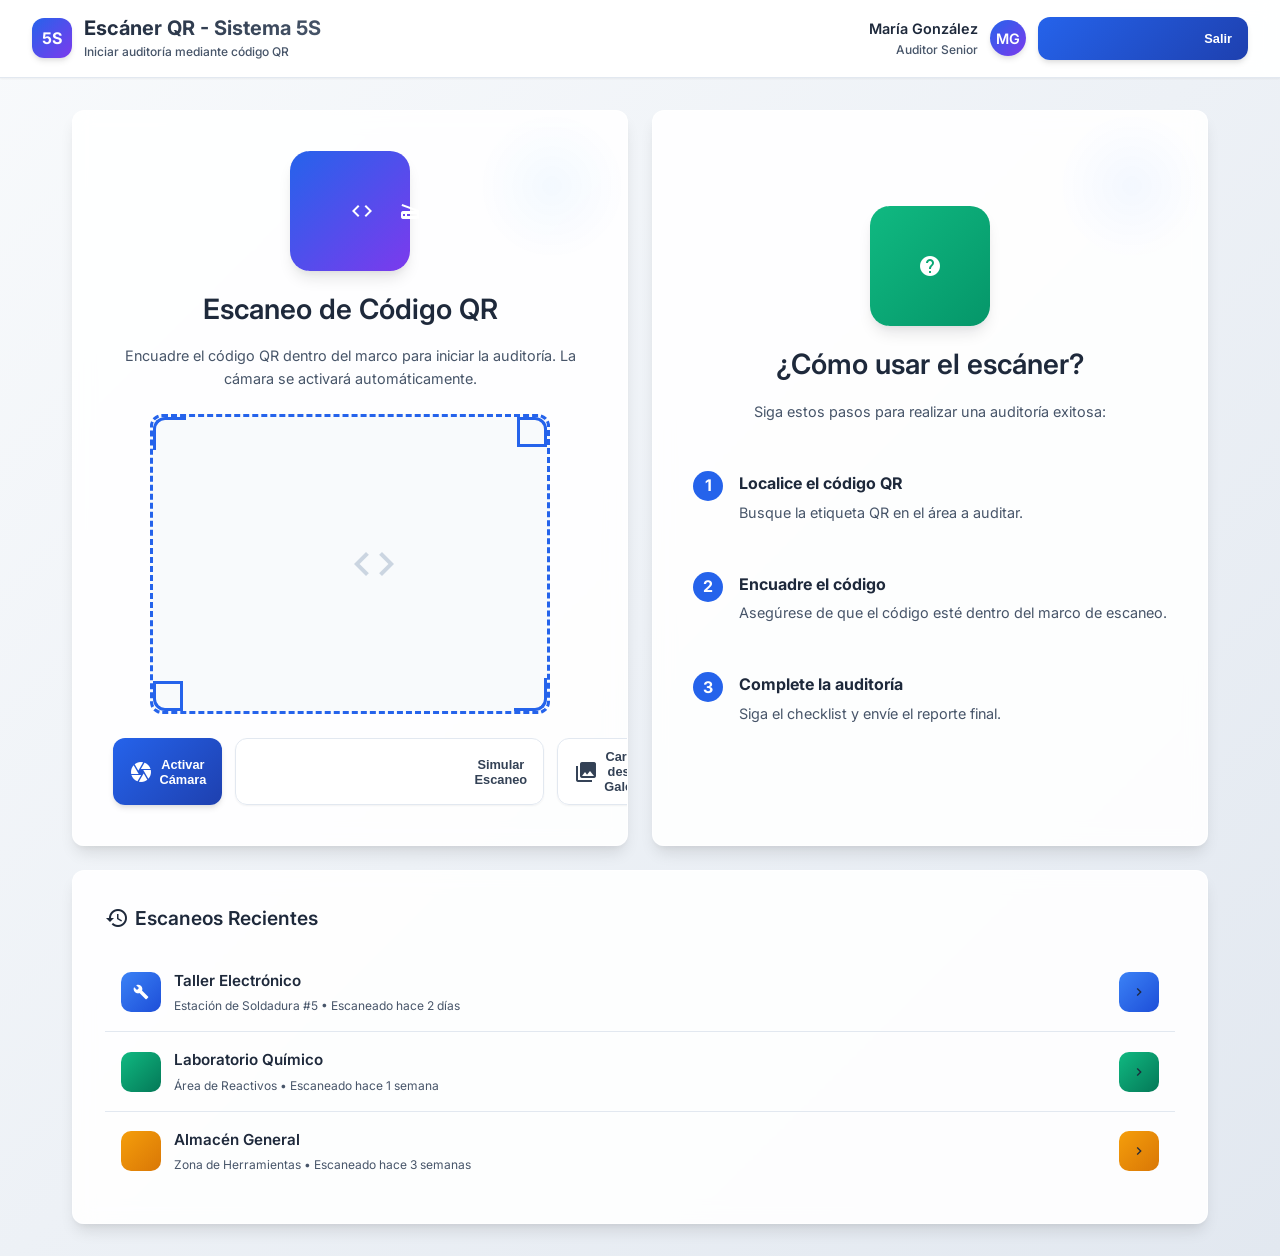
<file: auditor/escaner.html>
<!DOCTYPE html>
<html lang="es">
<head>
    <meta charset="UTF-8">
    <meta name="viewport" content="width=device-width, initial-scale=1.0">
    <title>Escaner QR - Sistema 5S</title>
    <link href="https://fonts.googleapis.com/css2?family=Inter:wght@300;400;500;600;700&display=swap" rel="stylesheet">
    <link href="https://fonts.googleapis.com/icon?family=Material+Icons" rel="stylesheet">
    <style>
        :root {
            --primary: #2563eb;
            --primary-dark: #1e40af;
            --primary-light: #dbeafe;
            --secondary: #7c3aed;
            --success: #10b981;
            --warning: #f59e0b;
            --danger: #ef4444;
            --dark: #1e293b;
            --gray-50: #f8fafc;
            --gray-100: #f1f5f9;
            --gray-200: #e2e8f0;
            --gray-300: #cbd5e1;
            --gray-600: #475569;
            --gray-700: #334155;
            --gray-800: #1e293b;
            --shadow-sm: 0 1px 2px 0 rgba(0, 0, 0, 0.05);
            --shadow-md: 0 4px 6px -1px rgba(0, 0, 0, 0.1), 0 2px 4px -1px rgba(0, 0, 0, 0.06);
            --shadow-lg: 0 10px 15px -3px rgba(0, 0, 0, 0.1), 0 4px 6px -2px rgba(0, 0, 0, 0.05);
            --radius: 12px;
            --radius-lg: 16px;
            --transition: all 0.3s cubic-bezier(0.4, 0, 0.2, 1);
        }
        
        * {
            margin: 0;
            padding: 0;
            box-sizing: border-box;
        }
        
        body {
            font-family: 'Inter', sans-serif;
            background: linear-gradient(135deg, #f8fafc 0%, #e2e8f0 100%);
            color: var(--gray-800);
            min-height: 100vh;
            line-height: 1.6;
        }
        
        /* Navigation - RESPONSIVE */
        .navbar {
            background: rgba(255, 255, 255, 0.95);
            backdrop-filter: blur(10px);
            padding: 1rem;
            box-shadow: var(--shadow-sm);
            display: flex;
            justify-content: space-between;
            align-items: center;
            position: sticky;
            top: 0;
            z-index: 100;
            border-bottom: 1px solid var(--gray-200);
            flex-wrap: wrap;
            gap: 1rem;
        }
        
        .nav-brand {
            display: flex;
            align-items: center;
            gap: 0.75rem;
            text-decoration: none;
            color: inherit;
            flex: 1;
            min-width: 200px;
        }
        
        .logo {
            width: 40px;
            height: 40px;
            background: linear-gradient(135deg, var(--primary), var(--secondary));
            border-radius: var(--radius);
            display: flex;
            align-items: center;
            justify-content: center;
            color: white;
            font-weight: 700;
            font-size: 1rem;
            box-shadow: var(--shadow-md);
            flex-shrink: 0;
        }
        
        .brand-text h1 {
            font-size: 1.25rem;
            font-weight: 700;
            background: linear-gradient(135deg, var(--gray-800), var(--gray-600));
            -webkit-background-clip: text;
            -webkit-text-fill-color: transparent;
            margin-bottom: 0.1rem;
            line-height: 1.2;
        }
        
        .brand-text p {
            font-size: 0.75rem;
            color: var(--gray-600);
            font-weight: 500;
            display: none; /* Oculto en móviles */
        }
        
        .user-info {
            display: flex;
            align-items: center;
            gap: 0.75rem;
            flex-shrink: 0;
        }
        
        .user-avatar {
            width: 36px;
            height: 36px;
            border-radius: 50%;
            background: linear-gradient(135deg, var(--primary), var(--secondary));
            display: flex;
            align-items: center;
            justify-content: center;
            color: white;
            font-weight: 600;
            font-size: 0.9rem;
            box-shadow: var(--shadow-md);
            flex-shrink: 0;
        }
        
        .user-details {
            text-align: right;
            display: none; /* Oculto en móviles */
        }
        
        .user-name {
            font-weight: 600;
            color: var(--gray-800);
            font-size: 0.9rem;
        }
        
        .user-role {
            font-size: 0.75rem;
            color: var(--gray-600);
            font-weight: 500;
        }
        
        .btn {
            padding: 0.6rem 1rem;
            border: none;
            border-radius: var(--radius);
            cursor: pointer;
            font-weight: 600;
            font-size: 0.8rem;
            transition: var(--transition);
            display: inline-flex;
            align-items: center;
            gap: 0.4rem;
            flex-shrink: 0;
        }
        
        .btn-primary {
            background: linear-gradient(135deg, var(--primary), var(--primary-dark));
            color: white;
            box-shadow: var(--shadow-md);
        }
        
        .btn-primary:hover {
            transform: translateY(-2px);
            box-shadow: var(--shadow-lg);
        }
        
        .btn-secondary {
            background: rgba(255, 255, 255, 0.9);
            color: var(--gray-700);
            border: 1px solid var(--gray-200);
            box-shadow: var(--shadow-sm);
        }
        
        .btn-secondary:hover {
            transform: translateY(-2px);
            box-shadow: var(--shadow-md);
            background: white;
        }
        
        .container {
            max-width: 1200px;
            margin: 0 auto;
            padding: 1rem;
        }
        
        /* Scanner Section - RESPONSIVE */
        .scanner-section {
            display: flex;
            flex-direction: column;
            gap: 1.5rem;
            margin-bottom: 1.5rem;
        }
        
        .scanner-container {
            background: rgba(255, 255, 255, 0.9);
            backdrop-filter: blur(10px);
            padding: 1.5rem;
            border-radius: var(--radius);
            box-shadow: var(--shadow-lg);
            border: 1px solid rgba(255, 255, 255, 0.8);
            display: flex;
            flex-direction: column;
            align-items: center;
            justify-content: center;
            text-align: center;
            position: relative;
            overflow: hidden;
            min-height: 350px;
        }
        
        .scanner-container::before {
            content: '';
            position: absolute;
            top: 0;
            right: 0;
            width: 150px;
            height: 150px;
            background: radial-gradient(circle, var(--primary-light) 0%, transparent 70%);
            opacity: 0.3;
        }
        
        .scanner-icon {
            width: 80px;
            height: 80px;
            background: linear-gradient(135deg, var(--primary), var(--secondary));
            border-radius: 20px;
            display: flex;
            align-items: center;
            justify-content: center;
            margin: 0 auto 1rem;
            color: white;
            font-size: 2.5rem;
            box-shadow: var(--shadow-lg);
        }
        
        .scanner-container h3 {
            font-size: 1.3rem;
            font-weight: 600;
            margin-bottom: 0.8rem;
            color: var(--gray-800);
        }
        
        .scanner-container p {
            font-size: 0.9rem;
            color: var(--gray-600);
            max-width: 100%;
            margin-bottom: 1.5rem;
        }
        
        .scanner-controls {
            display: flex;
            flex-direction: column;
            gap: 0.8rem;
            width: 100%;
            max-width: 300px;
        }
        
        .scanner-controls .btn {
            width: 100%;
            justify-content: center;
        }
        
        .scanner-frame {
            width: 100%;
            max-width: 300px;
            height: 250px;
            border: 3px dashed var(--primary);
            border-radius: var(--radius);
            display: flex;
            align-items: center;
            justify-content: center;
            margin-bottom: 1.5rem;
            position: relative;
            overflow: hidden;
            background: var(--gray-50);
        }
        
        .scanner-frame::before, .scanner-frame::after {
            content: '';
            position: absolute;
            width: 30px;
            height: 30px;
            border: 3px solid var(--primary);
        }
        
        .scanner-frame::before {
            top: 0;
            left: 0;
            border-right: none;
            border-bottom: none;
            border-top-left-radius: var(--radius);
        }
        
        .scanner-frame::after {
            bottom: 0;
            right: 0;
            border-left: none;
            border-top: none;
            border-bottom-right-radius: var(--radius);
        }
        
        .scanner-frame .corner {
            position: absolute;
            width: 30px;
            height: 30px;
            border: 3px solid var(--primary);
        }
        
        .corner-top-right {
            top: 0;
            right: 0;
            border-left: none;
            border-bottom: none;
            border-top-right-radius: var(--radius);
        }
        
        .corner-bottom-left {
            bottom: 0;
            left: 0;
            border-right: none;
            border-top: none;
            border-bottom-left-radius: var(--radius);
        }
        
        /* Recent Scans - RESPONSIVE */
        .recent-scans {
            background: rgba(255, 255, 255, 0.9);
            backdrop-filter: blur(10px);
            padding: 1.5rem;
            border-radius: var(--radius);
            box-shadow: var(--shadow-lg);
            border: 1px solid rgba(255, 255, 255, 0.8);
        }
        
        .recent-scans h3 {
            font-size: 1.2rem;
            font-weight: 600;
            margin-bottom: 1.2rem;
            color: var(--gray-800);
            display: flex;
            align-items: center;
            gap: 0.4rem;
        }
        
        .scan-item {
            display: flex;
            align-items: center;
            gap: 0.8rem;
            padding: 1rem;
            border-bottom: 1px solid var(--gray-200);
            transition: var(--transition);
            cursor: pointer;
            flex-wrap: wrap;
        }
        
        .scan-item:hover {
            background: var(--gray-50);
            border-radius: var(--radius);
        }
        
        .scan-item:last-child {
            border-bottom: none;
        }
        
        .scan-item i {
            width: 40px;
            height: 40px;
            border-radius: 10px;
            display: flex;
            align-items: center;
            justify-content: center;
            color: white;
            font-size: 1rem;
            flex-shrink: 0;
        }
        
        .scan-item.build i { background: linear-gradient(135deg, #3b82f6, #1d4ed8); }
        .scan-item.science i { background: linear-gradient(135deg, #10b981, #047857); }
        .scan-item.inventory i { background: linear-gradient(135deg, #f59e0b, #d97706); }
        
        .scan-item div {
            flex: 1;
            min-width: 150px;
        }
        
        .scan-item strong {
            font-weight: 600;
            display: block;
            margin-bottom: 0.2rem;
            font-size: 0.95rem;
        }
        
        .scan-item p {
            font-size: 0.75rem;
            color: var(--gray-600);
        }
        
        /* Bottom Navigation for Mobile */
        .mobile-nav {
            display: none;
            position: fixed;
            bottom: 0;
            left: 0;
            right: 0;
            background: white;
            box-shadow: 0 -2px 10px rgba(0, 0, 0, 0.1);
            z-index: 1000;
            padding: 0.5rem;
        }
        
        .mobile-nav-items {
            display: flex;
            justify-content: space-around;
        }
        
        .mobile-nav-item {
            display: flex;
            flex-direction: column;
            align-items: center;
            padding: 0.5rem;
            text-decoration: none;
            color: var(--gray-600);
            font-size: 0.7rem;
            border-radius: var(--radius);
            transition: var(--transition);
            flex: 1;
            max-width: 80px;
        }
        
        .mobile-nav-item.active {
            color: var(--primary);
            background: var(--primary-light);
        }
        
        .mobile-nav-item i {
            font-size: 1.2rem;
            margin-bottom: 0.2rem;
        }
        
        /* MEDIA QUERIES */
        /* Tablet */
        @media (min-width: 768px) {
            .container {
                padding: 1.5rem;
            }
            
            .navbar {
                padding: 1rem 1.5rem;
            }
            
            .brand-text p {
                display: block; /* Mostrar descripción en tablets */
            }
            
            .user-details {
                display: block; /* Mostrar detalles de usuario en tablets */
            }
            
            .scanner-section {
                flex-direction: row;
            }
            
            .scanner-container {
                flex: 1;
                padding: 2rem;
                min-height: 400px;
            }
            
            .scanner-controls {
                flex-direction: row;
                max-width: 100%;
            }
            
            .scanner-controls .btn {
                width: auto;
                flex: 1;
            }
            
            .scanner-frame {
                max-width: 350px;
                height: 280px;
            }
            
            .scanner-icon {
                width: 100px;
                height: 100px;
                font-size: 3rem;
            }
            
            .scanner-container h3 {
                font-size: 1.5rem;
            }
        }
        
        /* Desktop */
        @media (min-width: 1024px) {
            .container {
                padding: 2rem;
            }
            
            .navbar {
                padding: 1rem 2rem;
            }
            
            .scanner-container {
                padding: 2.5rem;
            }
            
            .scanner-frame {
                max-width: 400px;
                height: 300px;
            }
            
            .scanner-icon {
                width: 120px;
                height: 120px;
                font-size: 3.5rem;
            }
            
            .scanner-container h3 {
                font-size: 1.75rem;
            }
            
            .recent-scans {
                padding: 2rem;
            }
        }
        
        /* Mobile Navigation visible only on small screens */
        @media (max-width: 767px) {
            .mobile-nav {
                display: block;
            }
            
            /* Add padding to bottom of content to avoid overlap with mobile nav */
            body {
                padding-bottom: 70px;
            }
            
            .navbar .btn {
                display: none; /* Hide logout button on mobile, will be in mobile nav */
            }
        }
        
        /* Very small screens */
        @media (max-width: 360px) {
            .scan-item div {
                min-width: 100%;
            }
            
            .scan-item {
                flex-direction: column;
                align-items: flex-start;
                text-align: center;
            }
            
            .scan-item i {
                align-self: center;
            }
        }
        
        /* Animations */
        @keyframes fadeInUp {
            from {
                opacity: 0;
                transform: translateY(30px);
            }
            to {
                opacity: 1;
                transform: translateY(0);
            }
        }
        
        .fade-in-up {
            animation: fadeInUp 0.6s ease-out;
        }
        
        @keyframes pulse {
            0% { transform: scale(1); }
            50% { transform: scale(1.05); }
            100% { transform: scale(1); }
        }
        
        .pulse {
            animation: pulse 2s infinite;
        }
        
        /* Scanner Animation */
        @keyframes scanLine {
            0% { top: 0; }
            100% { top: 100%; }
        }
        
        .scan-line {
            position: absolute;
            left: 0;
            width: 100%;
            height: 4px;
            background: linear-gradient(90deg, transparent, var(--primary), transparent);
            animation: scanLine 2s linear infinite;
            display: none;
        }
        
        .scanning .scan-line {
            display: block;
        }
        
        /* Scrollbar */
        ::-webkit-scrollbar {
            width: 6px;
        }
        
        ::-webkit-scrollbar-track {
            background: var(--gray-100);
        }
        
        ::-webkit-scrollbar-thumb {
            background: var(--gray-300);
            border-radius: 3px;
        }
        
        ::-webkit-scrollbar-thumb:hover {
            background: var(--gray-400);
        }
    </style>
</head>
<body>
    <!-- Navigation -->
    <nav class="navbar">
        <a href="dashboard.html" class="nav-brand">
            <div class="logo">5S</div>
            <div class="brand-text">
                <h1>Escáner QR - Sistema 5S</h1>
                <p>Iniciar auditoría mediante código QR</p>
            </div>
        </a>
        
        <div class="user-info">
            <div class="user-details">
                <div class="user-name">María González</div>
                <div class="user-role">Auditor Senior</div>
            </div>
            <div class="user-avatar">MG</div>
            <button class="btn btn-primary" onclick="logout()">
                <i class="material-icons">logout</i>
                Salir
            </button>
        </div>
    </nav>

    <!-- Main Content -->
    <div class="container">
        <!-- Scanner Section -->
        <div class="scanner-section">
            <div class="scanner-container fade-in-up">
                <div class="scanner-icon pulse">
                    <i class="material-icons">qr_code_scanner</i>
                </div>
                <h3>Escaneo de Código QR</h3>
                <p>Encuadre el código QR dentro del marco para iniciar la auditoría. La cámara se activará automáticamente.</p>
                
                <div class="scanner-frame" id="scannerFrame">
                    <div class="scan-line" id="scanLine"></div>
                    <div class="corner corner-top-right"></div>
                    <div class="corner corner-bottom-left"></div>
                    <i class="material-icons" style="font-size: 3rem; color: var(--gray-300);">qr_code_2</i>
                </div>
                
                <div class="scanner-controls">
                    <button class="btn btn-primary" onclick="startScanner()">
                        <i class="material-icons">camera</i> Activar Cámara
                    </button>
                    <button class="btn btn-secondary" onclick="simulateScan()">
                        <i class="material-icons">smart_toy</i> Simular Escaneo
                    </button>
                    <button class="btn btn-secondary">
                        <i class="material-icons">photo_library</i> Cargar desde Galería
                    </button>
                </div>
            </div>
            
            <div class="scanner-container fade-in-up" style="animation-delay: 0.2s;">
                <div class="scanner-icon" style="background: linear-gradient(135deg, var(--success), #059669);">
                    <i class="material-icons">help</i>
                </div>
                <h3>¿Cómo usar el escáner?</h3>
                <p>Siga estos pasos para realizar una auditoría exitosa:</p>
                
                <div style="text-align: left; width: 100%; margin-top: 1.5rem;">
                    <div style="display: flex; align-items: flex-start; gap: 1rem; margin-bottom: 1.5rem;">
                        <div style="background: var(--primary); color: white; width: 30px; height: 30px; border-radius: 50%; display: flex; align-items: center; justify-content: center; font-weight: bold; flex-shrink: 0;">1</div>
                        <div>
                            <strong>Localice el código QR</strong>
                            <p style="margin-top: 0.25rem; font-size: 0.9rem;">Busque la etiqueta QR en el área a auditar.</p>
                        </div>
                    </div>
                    
                    <div style="display: flex; align-items: flex-start; gap: 1rem; margin-bottom: 1.5rem;">
                        <div style="background: var(--primary); color: white; width: 30px; height: 30px; border-radius: 50%; display: flex; align-items: center; justify-content: center; font-weight: bold; flex-shrink: 0;">2</div>
                        <div>
                            <strong>Encuadre el código</strong>
                            <p style="margin-top: 0.25rem; font-size: 0.9rem;">Asegúrese de que el código esté dentro del marco de escaneo.</p>
                        </div>
                    </div>
                    
                    <div style="display: flex; align-items: flex-start; gap: 1rem;">
                        <div style="background: var(--primary); color: white; width: 30px; height: 30px; border-radius: 50%; display: flex; align-items: center; justify-content: center; font-weight: bold; flex-shrink: 0;">3</div>
                        <div>
                            <strong>Complete la auditoría</strong>
                            <p style="margin-top: 0.25rem; font-size: 0.9rem;">Siga el checklist y envíe el reporte final.</p>
                        </div>
                    </div>
                </div>
            </div>
        </div>

        <!-- Recent Scans -->
        <div class="recent-scans fade-in-up" style="animation-delay: 0.4s;">
            <h3><i class="material-icons">history</i> Escaneos Recientes</h3>
            
            <div class="scan-item build" onclick="selectArea('Taller Electrónico')">
                <i class="material-icons">build</i>
                <div>
                    <strong>Taller Electrónico</strong>
                    <p>Estación de Soldadura #5 • Escaneado hace 2 días</p>
                </div>
                <i class="material-icons" style="color: var(--gray-400);">chevron_right</i>
            </div>
            
            <div class="scan-item science" onclick="selectArea('Laboratorio Químico')">
                <i class="material-icons">science</i>
                <div>
                    <strong>Laboratorio Químico</strong>
                    <p>Área de Reactivos • Escaneado hace 1 semana</p>
                </div>
                <i class="material-icons" style="color: var(--gray-400);">chevron_right</i>
            </div>
            
            <div class="scan-item inventory" onclick="selectArea('Almacén General')">
                <i class="material-icons">inventory_2</i>
                <div>
                    <strong>Almacén General</strong>
                    <p>Zona de Herramientas • Escaneado hace 3 semanas</p>
                </div>
                <i class="material-icons" style="color: var(--gray-400);">chevron_right</i>
            </div>
        </div>
    </div>

    <!-- Mobile Navigation -->
    <nav class="mobile-nav">
        <div class="mobile-nav-items">
            <a href="dashboard.html" class="mobile-nav-item">
                <i class="material-icons">dashboard</i>
                <span>Inicio</span>
            </a>
            <a href="escaner.html" class="mobile-nav-item active">
                <i class="material-icons">qr_code_scanner</i>
                <span>Escanear</span>
            </a>
            <a href="#" class="mobile-nav-item">
                <i class="material-icons">assessment</i>
                <span>Auditorías</span>
            </a>
            <a href="#" class="mobile-nav-item" onclick="logout()">
                <i class="material-icons">logout</i>
                <span>Salir</span>
            </a>
        </div>
    </nav>

    <script>
        function startScanner() {
            const scannerFrame = document.getElementById('scannerFrame');
            const scanLine = document.getElementById('scanLine');
            
            // Simular activación de cámara
            scannerFrame.classList.add('scanning');
            
            // Mostrar mensaje de activación
            alert('Cámara activada. Por favor, enfoque el código QR en el área de escaneo.');
            
            // Después de 3 segundos, ofrecer simulación si no se detecta código
            setTimeout(() => {
                if (scannerFrame.classList.contains('scanning')) {
                    if (confirm('No se detectó ningún código QR. ¿Desea simular un escaneo?')) {
                        simulateScan();
                    } else {
                        scannerFrame.classList.remove('scanning');
                    }
                }
            }, 3000);
        }
        
        function simulateScan() {
            const scannerFrame = document.getElementById('scannerFrame');
            scannerFrame.classList.add('scanning');
            
            // Simulación de escaneo exitoso con animación
            setTimeout(() => {
                const areas = ['Taller Electrónico', 'Laboratorio Químico', 'Almacén General'];
                const randomArea = areas[Math.floor(Math.random() * areas.length)];
                
                // Mostrar mensaje de éxito
                alert(`¡Código QR escaneado con éxito!\nÁrea: ${randomArea}`);
                
                // Guardar área seleccionada y redirigir
                localStorage.setItem('selectedArea', randomArea);
                window.location.href = 'checklist.html';
            }, 2000);
        }
        
        function selectArea(area) {
            if (confirm(`¿Iniciar auditoría en ${area}?`)) {
                localStorage.setItem('selectedArea', area);
                window.location.href = 'checklist.html';
            }
        }
        
        function logout() {
            if (confirm('¿Estás seguro de que quieres cerrar sesión?')) {
                window.location.href = '../index.html';
            }
        }
        
        // Efectos de hover para elementos interactivos
        document.querySelectorAll('.scan-item, .btn').forEach(element => {
            element.addEventListener('mouseenter', function() {
                this.style.transform = 'translateY(-2px)';
            });
            
            element.addEventListener('mouseleave', function() {
                this.style.transform = 'translateY(0)';
            });
        });
        
        // Mobile nav interaction
        document.querySelectorAll('.mobile-nav-item').forEach(item => {
            item.addEventListener('click', function() {
                document.querySelectorAll('.mobile-nav-item').forEach(i => {
                    i.classList.remove('active');
                });
                this.classList.add('active');
            });
        });
    </script>
</body>
</html>
</file>
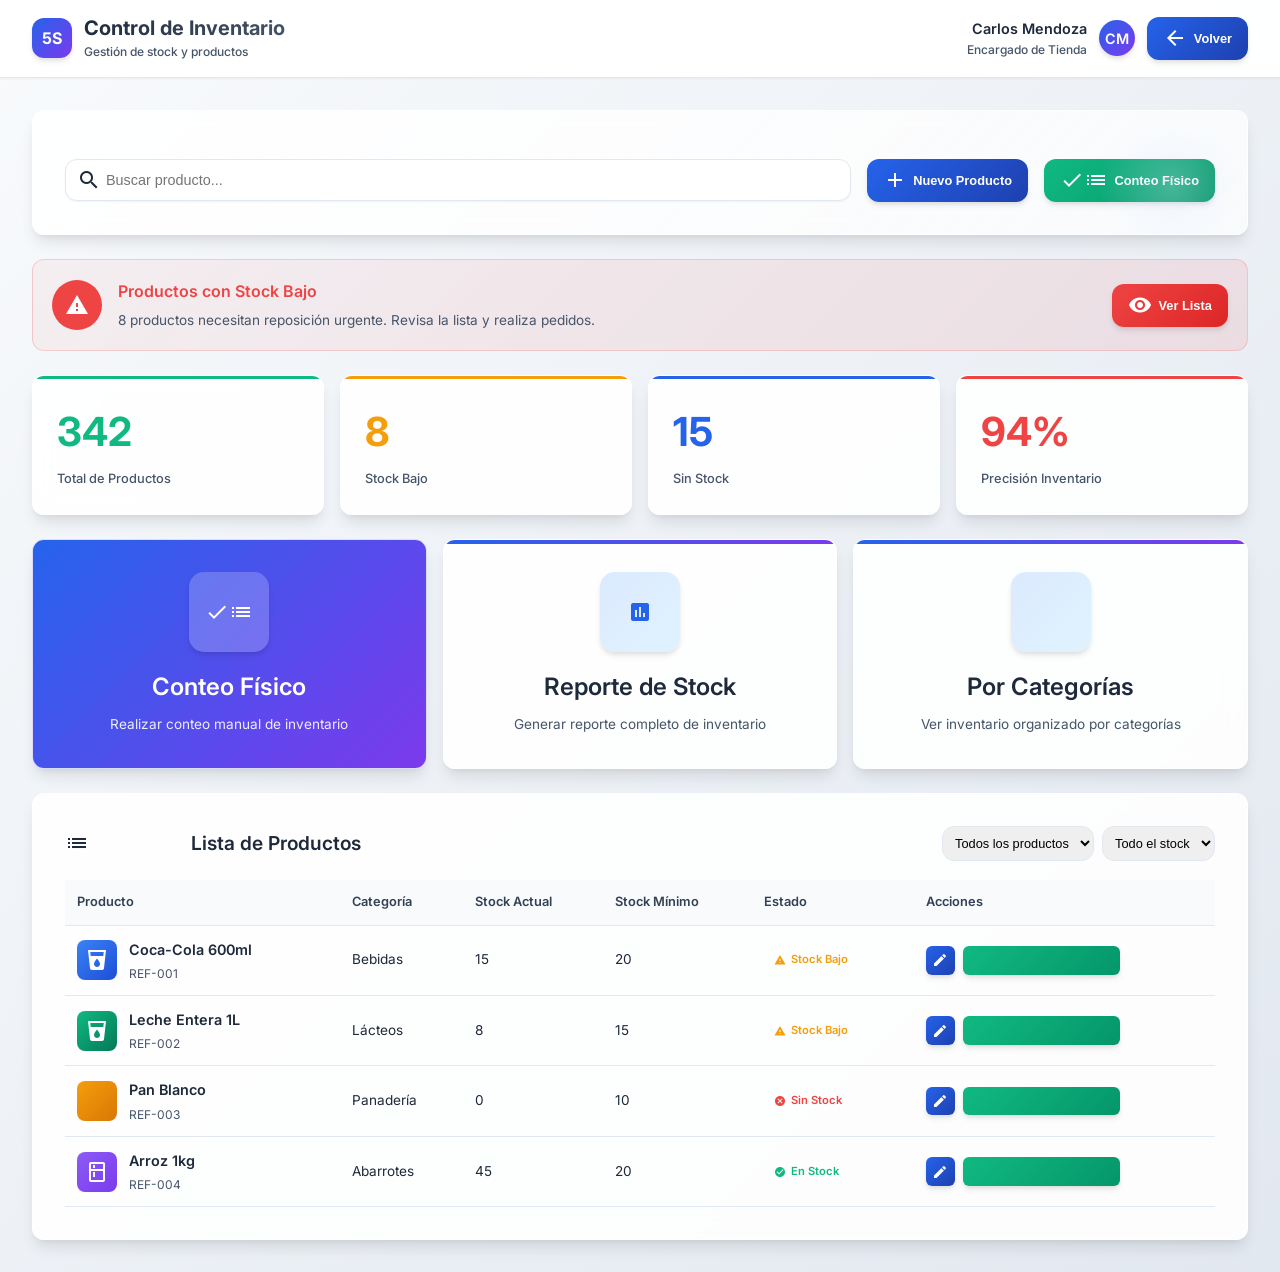
<file: auditor/inventario.html>
<!DOCTYPE html>
<html lang="es">
<head>
    <meta charset="UTF-8">
    <meta name="viewport" content="width=device-width, initial-scale=1.0">
    <title>Control de Inventario - Sistema 5S</title>
    <link href="https://fonts.googleapis.com/css2?family=Inter:wght@300;400;500;600;700&display=swap" rel="stylesheet">
    <link href="https://fonts.googleapis.com/icon?family=Material+Icons" rel="stylesheet">
    <style>
        :root {
            --primary: #2563eb;
            --primary-dark: #1e40af;
            --primary-light: #dbeafe;
            --secondary: #7c3aed;
            --success: #10b981;
            --warning: #f59e0b;
            --danger: #ef4444;
            --dark: #1e293b;
            --gray-50: #f8fafc;
            --gray-100: #f1f5f9;
            --gray-200: #e2e8f0;
            --gray-300: #cbd5e1;
            --gray-600: #475569;
            --gray-700: #334155;
            --gray-800: #1e293b;
            --shadow-sm: 0 1px 2px 0 rgba(0, 0, 0, 0.05);
            --shadow-md: 0 4px 6px -1px rgba(0, 0, 0, 0.1), 0 2px 4px -1px rgba(0, 0, 0, 0.06);
            --shadow-lg: 0 10px 15px -3px rgba(0, 0, 0, 0.1), 0 4px 6px -2px rgba(0, 0, 0, 0.05);
            --radius: 12px;
            --radius-lg: 16px;
            --transition: all 0.3s cubic-bezier(0.4, 0, 0.2, 1);
        }
        
        * {
            margin: 0;
            padding: 0;
            box-sizing: border-box;
        }
        
        body {
            font-family: 'Inter', sans-serif;
            background: linear-gradient(135deg, #f8fafc 0%, #e2e8f0 100%);
            color: var(--gray-800);
            min-height: 100vh;
            line-height: 1.6;
        }
        
        /* Navigation */
        .navbar {
            background: rgba(255, 255, 255, 0.95);
            backdrop-filter: blur(10px);
            padding: 1rem;
            box-shadow: var(--shadow-sm);
            display: flex;
            justify-content: space-between;
            align-items: center;
            position: sticky;
            top: 0;
            z-index: 100;
            border-bottom: 1px solid var(--gray-200);
            flex-wrap: wrap;
            gap: 1rem;
        }
        
        .nav-brand {
            display: flex;
            align-items: center;
            gap: 0.75rem;
            flex: 1;
            min-width: 200px;
        }
        
        .logo {
            width: 40px;
            height: 40px;
            background: linear-gradient(135deg, var(--primary), var(--secondary));
            border-radius: var(--radius);
            display: flex;
            align-items: center;
            justify-content: center;
            color: white;
            font-weight: 700;
            font-size: 1rem;
            box-shadow: var(--shadow-md);
            flex-shrink: 0;
        }
        
        .brand-text h1 {
            font-size: 1.25rem;
            font-weight: 700;
            background: linear-gradient(135deg, var(--gray-800), var(--gray-600));
            -webkit-background-clip: text;
            -webkit-text-fill-color: transparent;
            margin-bottom: 0.1rem;
            line-height: 1.2;
        }
        
        .brand-text p {
            font-size: 0.75rem;
            color: var(--gray-600);
            font-weight: 500;
            display: none;
        }
        
        .user-info {
            display: flex;
            align-items: center;
            gap: 0.75rem;
            flex-shrink: 0;
        }
        
        .user-avatar {
            width: 36px;
            height: 36px;
            border-radius: 50%;
            background: linear-gradient(135deg, var(--primary), var(--secondary));
            display: flex;
            align-items: center;
            justify-content: center;
            color: white;
            font-weight: 600;
            font-size: 0.9rem;
            box-shadow: var(--shadow-md);
            flex-shrink: 0;
        }
        
        .user-details {
            text-align: right;
            display: none;
        }
        
        .user-name {
            font-weight: 600;
            color: var(--gray-800);
            font-size: 0.9rem;
        }
        
        .user-role {
            font-size: 0.75rem;
            color: var(--gray-600);
            font-weight: 500;
        }
        
        .btn {
            padding: 0.6rem 1rem;
            border: none;
            border-radius: var(--radius);
            cursor: pointer;
            font-weight: 600;
            font-size: 0.8rem;
            transition: var(--transition);
            display: inline-flex;
            align-items: center;
            gap: 0.4rem;
            flex-shrink: 0;
        }
        
        .btn-primary {
            background: linear-gradient(135deg, var(--primary), var(--primary-dark));
            color: white;
            box-shadow: var(--shadow-md);
        }
        
        .btn-primary:hover {
            transform: translateY(-2px);
            box-shadow: var(--shadow-lg);
        }
        
        .btn-success {
            background: linear-gradient(135deg, var(--success), #059669);
            color: white;
            box-shadow: var(--shadow-md);
        }
        
        .btn-warning {
            background: linear-gradient(135deg, var(--warning), #d97706);
            color: white;
            box-shadow: var(--shadow-md);
        }
        
        .btn-danger {
            background: linear-gradient(135deg, var(--danger), #dc2626);
            color: white;
            box-shadow: var(--shadow-md);
        }
        
        .container {
            max-width: 1400px;
            margin: 0 auto;
            padding: 1rem;
        }
        
        /* Page Header */
        .page-header {
            background: linear-gradient(135deg, rgba(255, 255, 255, 0.9) 0%, rgba(255, 255, 255, 0.7) 100%);
            backdrop-filter: blur(10px);
            padding: 1.5rem;
            border-radius: var(--radius);
            margin-bottom: 1.5rem;
            box-shadow: var(--shadow-lg);
            border: 1px solid rgba(255, 255, 255, 0.8);
            position: relative;
            overflow: hidden;
        }
        
        .page-header::before {
            content: '';
            position: absolute;
            top: 0;
            right: 0;
            width: 150px;
            height: 150px;
            background: radial-gradient(circle, var(--primary-light) 0%, transparent 70%);
            opacity: 0.3;
        }
        
        .page-title {
            display: flex;
            align-items: center;
            gap: 1rem;
            margin-bottom: 1rem;
        }
        
        .page-title h1 {
            font-size: 1.5rem;
            font-weight: 700;
            background: linear-gradient(135deg, var(--gray-800), var(--primary));
            -webkit-background-clip: text;
            -webkit-text-fill-color: transparent;
        }
        
        .page-title .icon {
            width: 50px;
            height: 50px;
            background: linear-gradient(135deg, var(--primary), var(--secondary));
            border-radius: 12px;
            display: flex;
            align-items: center;
            justify-content: center;
            color: white;
            font-size: 1.5rem;
            box-shadow: var(--shadow-md);
        }
        
        .header-actions {
            display: flex;
            gap: 1rem;
            flex-wrap: wrap;
        }
        
        .search-box {
            flex: 1;
            min-width: 250px;
            position: relative;
        }
        
        .search-box input {
            width: 100%;
            padding: 0.75rem 1rem 0.75rem 2.5rem;
            border: 1px solid var(--gray-200);
            border-radius: var(--radius);
            font-size: 0.9rem;
            background: white;
            box-shadow: var(--shadow-sm);
        }
        
        .search-box i {
            position: absolute;
            left: 0.75rem;
            top: 50%;
            transform: translateY(-50%);
            color: var(--gray-400);
        }
        
        /* Stats Overview */
        .stats-overview {
            display: grid;
            grid-template-columns: repeat(2, 1fr);
            gap: 1rem;
            margin-bottom: 1.5rem;
        }
        
        .stat-card {
            background: rgba(255, 255, 255, 0.9);
            backdrop-filter: blur(10px);
            padding: 1.2rem;
            border-radius: var(--radius);
            box-shadow: var(--shadow-lg);
            border: 1px solid rgba(255, 255, 255, 0.8);
            transition: var(--transition);
            position: relative;
            overflow: hidden;
        }
        
        .stat-card:hover {
            transform: translateY(-2px);
            box-shadow: var(--shadow-xl);
        }
        
        .stat-card::before {
            content: '';
            position: absolute;
            top: 0;
            left: 0;
            right: 0;
            height: 3px;
        }
        
        .stat-card:nth-child(1)::before { background: var(--success); }
        .stat-card:nth-child(2)::before { background: var(--warning); }
        .stat-card:nth-child(3)::before { background: var(--primary); }
        .stat-card:nth-child(4)::before { background: var(--danger); }
        
        .stat-number {
            font-size: 1.8rem;
            font-weight: 700;
            margin-bottom: 0.3rem;
        }
        
        .stat-card:nth-child(1) .stat-number { color: var(--success); }
        .stat-card:nth-child(2) .stat-number { color: var(--warning); }
        .stat-card:nth-child(3) .stat-number { color: var(--primary); }
        .stat-card:nth-child(4) .stat-number { color: var(--danger); }
        
        .stat-label {
            font-size: 0.8rem;
            color: var(--gray-600);
            font-weight: 500;
        }
        
        /* Inventory Content */
        .inventory-content {
            display: flex;
            flex-direction: column;
            gap: 1.5rem;
        }
        
        .inventory-section {
            background: rgba(255, 255, 255, 0.9);
            backdrop-filter: blur(10px);
            padding: 1.5rem;
            border-radius: var(--radius);
            box-shadow: var(--shadow-lg);
            border: 1px solid rgba(255, 255, 255, 0.8);
        }
        
        .section-header {
            display: flex;
            justify-content: space-between;
            align-items: center;
            margin-bottom: 1.2rem;
            flex-wrap: wrap;
            gap: 0.5rem;
        }
        
        .section-header h3 {
            font-size: 1.2rem;
            font-weight: 600;
            color: var(--gray-800);
            display: flex;
            align-items: center;
            gap: 0.4rem;
        }
        
        .btn-sm {
            padding: 0.5rem 0.8rem;
            font-size: 0.75rem;
            flex-shrink: 0;
        }
        
        /* Products Table */
        .products-table {
            width: 100%;
            border-collapse: collapse;
        }
        
        .products-table th {
            text-align: left;
            padding: 0.75rem;
            background: var(--gray-50);
            font-weight: 600;
            color: var(--gray-700);
            font-size: 0.8rem;
            border-bottom: 1px solid var(--gray-200);
        }
        
        .products-table td {
            padding: 0.75rem;
            border-bottom: 1px solid var(--gray-200);
            font-size: 0.85rem;
        }
        
        .products-table tr:hover {
            background: var(--gray-50);
        }
        
        .product-info {
            display: flex;
            align-items: center;
            gap: 0.75rem;
        }
        
        .product-icon {
            width: 40px;
            height: 40px;
            border-radius: 8px;
            display: flex;
            align-items: center;
            justify-content: center;
            color: white;
            font-size: 1rem;
            flex-shrink: 0;
        }
        
        .product-icon.beverages { background: linear-gradient(135deg, #3b82f6, #1d4ed8); }
        .product-icon.dairy { background: linear-gradient(135deg, #10b981, #047857); }
        .product-icon.bakery { background: linear-gradient(135deg, #f59e0b, #d97706); }
        .product-icon.groceries { background: linear-gradient(135deg, #8b5cf6, #7c3aed); }
        
        .product-details h4 {
            font-weight: 600;
            margin-bottom: 0.2rem;
            font-size: 0.9rem;
        }
        
        .product-details p {
            font-size: 0.75rem;
            color: var(--gray-600);
        }
        
        .stock-status {
            display: inline-flex;
            align-items: center;
            gap: 0.3rem;
            padding: 0.3rem 0.6rem;
            border-radius: 20px;
            font-size: 0.7rem;
            font-weight: 600;
        }
        
        .status-in-stock {
            background: var(--success-light);
            color: var(--success);
        }
        
        .status-low {
            background: var(--warning-light);
            color: var(--warning);
        }
        
        .status-out {
            background: var(--danger-light);
            color: var(--danger);
        }
        
        .action-buttons {
            display: flex;
            gap: 0.5rem;
        }
        
        .btn-icon {
            padding: 0.4rem;
            border-radius: 6px;
            display: flex;
            align-items: center;
            justify-content: center;
        }
        
        /* Low Stock Alert */
        .alert-card {
            background: linear-gradient(135deg, rgba(239, 68, 68, 0.05) 0%, rgba(239, 68, 68, 0.1) 100%);
            border: 1px solid rgba(239, 68, 68, 0.2);
            padding: 1.2rem;
            border-radius: var(--radius);
            display: flex;
            align-items: center;
            gap: 1rem;
            margin-bottom: 1.5rem;
        }
        
        .alert-icon {
            width: 50px;
            height: 50px;
            background: var(--danger);
            border-radius: 50%;
            display: flex;
            align-items: center;
            justify-content: center;
            color: white;
            font-size: 1.5rem;
            flex-shrink: 0;
        }
        
        .alert-content {
            flex: 1;
        }
        
        .alert-content h4 {
            font-weight: 600;
            margin-bottom: 0.3rem;
            color: var(--danger);
        }
        
        .alert-content p {
            font-size: 0.85rem;
            color: var(--gray-600);
        }
        
        /* Quick Actions */
        .quick-actions {
            display: grid;
            grid-template-columns: 1fr;
            gap: 1rem;
            margin-bottom: 1.5rem;
        }
        
        .action-card {
            background: rgba(255, 255, 255, 0.9);
            backdrop-filter: blur(10px);
            padding: 1.5rem;
            border-radius: var(--radius);
            box-shadow: var(--shadow-lg);
            transition: var(--transition);
            cursor: pointer;
            text-decoration: none;
            color: inherit;
            border: 1px solid rgba(255, 255, 255, 0.8);
            position: relative;
            overflow: hidden;
        }
        
        .action-card::before {
            content: '';
            position: absolute;
            top: 0;
            left: 0;
            right: 0;
            height: 4px;
            background: linear-gradient(90deg, var(--primary), var(--secondary));
        }
        
        .action-card:hover {
            transform: translateY(-3px);
            box-shadow: var(--shadow-xl);
        }
        
        .action-card.primary {
            background: linear-gradient(135deg, var(--primary), var(--secondary));
            color: white;
        }
        
        .action-card.primary::before {
            display: none;
        }
        
        .action-icon {
            width: 60px;
            height: 60px;
            background: rgba(255, 255, 255, 0.2);
            border-radius: 15px;
            display: flex;
            align-items: center;
            justify-content: center;
            margin: 0 auto 1rem;
            font-size: 1.8rem;
            box-shadow: var(--shadow-md);
        }
        
        .action-card:not(.primary) .action-icon {
            background: linear-gradient(135deg, var(--primary-light), #e0f2fe);
            color: var(--primary);
        }
        
        .action-card h3 {
            font-size: 1.2rem;
            font-weight: 600;
            margin-bottom: 0.5rem;
            text-align: center;
        }
        
        .action-card p {
            text-align: center;
            color: var(--gray-600);
            font-size: 0.85rem;
        }
        
        .action-card.primary p {
            color: rgba(255, 255, 255, 0.9);
        }
        
        /* Mobile Navigation */
        .mobile-nav {
            display: none;
            position: fixed;
            bottom: 0;
            left: 0;
            right: 0;
            background: white;
            box-shadow: 0 -2px 10px rgba(0, 0, 0, 0.1);
            z-index: 1000;
            padding: 0.5rem;
        }
        
        .mobile-nav-items {
            display: flex;
            justify-content: space-around;
        }
        
        .mobile-nav-item {
            display: flex;
            flex-direction: column;
            align-items: center;
            padding: 0.5rem;
            text-decoration: none;
            color: var(--gray-600);
            font-size: 0.7rem;
            border-radius: var(--radius);
            transition: var(--transition);
            flex: 1;
            max-width: 80px;
        }
        
        .mobile-nav-item.active {
            color: var(--primary);
            background: var(--primary-light);
        }
        
        .mobile-nav-item i {
            font-size: 1.2rem;
            margin-bottom: 0.2rem;
        }
        
        /* MEDIA QUERIES */
        /* Tablet */
        @media (min-width: 768px) {
            .container {
                padding: 1.5rem;
            }
            
            .navbar {
                padding: 1rem 1.5rem;
            }
            
            .brand-text p {
                display: block;
            }
            
            .user-details {
                display: block;
            }
            
            .stats-overview {
                grid-template-columns: repeat(4, 1fr);
            }
            
            .quick-actions {
                grid-template-columns: repeat(2, 1fr);
            }
            
            .page-title h1 {
                font-size: 1.8rem;
            }
        }
        
        /* Desktop */
        @media (min-width: 1024px) {
            .container {
                padding: 2rem;
            }
            
            .navbar {
                padding: 1rem 2rem;
            }
            
            .quick-actions {
                grid-template-columns: repeat(3, 1fr);
            }
            
            .page-header {
                padding: 2rem;
            }
            
            .page-title h1 {
                font-size: 2rem;
            }
            
            .action-card {
                padding: 2rem;
            }
            
            .action-icon {
                width: 80px;
                height: 80px;
                font-size: 2.5rem;
            }
            
            .action-card h3 {
                font-size: 1.5rem;
            }
            
            .stat-card {
                padding: 1.5rem;
            }
            
            .stat-number {
                font-size: 2.5rem;
            }
            
            .inventory-section {
                padding: 2rem;
            }
        }
        
        /* Mobile Navigation visible only on small screens */
        @media (max-width: 767px) {
            .mobile-nav {
                display: block;
            }
            
            body {
                padding-bottom: 70px;
            }
            
            .navbar .btn {
                display: none;
            }
            
            .products-table {
                display: block;
                overflow-x: auto;
                white-space: nowrap;
            }
        }
        
        /* Very small screens */
        @media (max-width: 360px) {
            .stats-overview {
                grid-template-columns: 1fr;
            }
            
            .header-actions {
                flex-direction: column;
            }
            
            .search-box {
                min-width: 100%;
            }
        }
        
        /* Animations */
        @keyframes fadeInUp {
            from {
                opacity: 0;
                transform: translateY(30px);
            }
            to {
                opacity: 1;
                transform: translateY(0);
            }
        }
        
        .fade-in-up {
            animation: fadeInUp 0.6s ease-out;
        }
        
        /* Scrollbar */
        ::-webkit-scrollbar {
            width: 6px;
        }
        
        ::-webkit-scrollbar-track {
            background: var(--gray-100);
        }
        
        ::-webkit-scrollbar-thumb {
            background: var(--gray-300);
            border-radius: 3px;
        }
        
        ::-webkit-scrollbar-thumb:hover {
            background: var(--gray-400);
        }
        
        /* Color definitions for status */
        .success-light { background: #dcfce7; }
        .warning-light { background: #fef3c7; }
        .danger-light { background: #fef2f2; }
    </style>
</head>
<body>
    <!-- Navigation -->
    <nav class="navbar">
        <div class="nav-brand">
            <div class="logo">5S</div>
            <div class="brand-text">
                <h1>Control de Inventario</h1>
                <p>Gestión de stock y productos</p>
            </div>
        </div>
        
        <div class="user-info">
            <div class="user-details">
                <div class="user-name">Carlos Mendoza</div>
                <div class="user-role">Encargado de Tienda</div>
            </div>
            <div class="user-avatar">CM</div>
            <button class="btn btn-primary" onclick="location.href='dashboard.html'">
                <i class="material-icons">arrow_back</i>
                Volver
            </button>
        </div>
    </nav>

    <!-- Main Content -->
    <div class="container">
        <!-- Page Header -->
        <div class="page-header fade-in-up">
            <div class="page-title">
                
            </div>
            
            <div class="header-actions">
                <div class="search-box">
                    <i class="material-icons">search</i>
                    <input type="text" placeholder="Buscar producto..." id="searchInput">
                </div>
                <button class="btn btn-primary" onclick="openAddProductModal()">
                    <i class="material-icons">add</i>
                    Nuevo Producto
                </button>
                <button class="btn btn-success" onclick="startInventoryCount()">
                    <i class="material-icons">checklist</i>
                    Conteo Físico
                </button>
            </div>
        </div>

        <!-- Low Stock Alert -->
        <div class="alert-card fade-in-up">
            <div class="alert-icon">
                <i class="material-icons">warning</i>
            </div>
            <div class="alert-content">
                <h4>Productos con Stock Bajo</h4>
                <p>8 productos necesitan reposición urgente. Revisa la lista y realiza pedidos.</p>
            </div>
            <button class="btn btn-danger" onclick="viewLowStock()">
                <i class="material-icons">visibility</i>
                Ver Lista
            </button>
        </div>

        <!-- Stats Overview -->
        <div class="stats-overview">
            <div class="stat-card fade-in-up" style="animation-delay: 0.1s;">
                <div class="stat-number">342</div>
                <div class="stat-label">Total de Productos</div>
            </div>
            
            <div class="stat-card fade-in-up" style="animation-delay: 0.2s;">
                <div class="stat-number">8</div>
                <div class="stat-label">Stock Bajo</div>
            </div>
            
            <div class="stat-card fade-in-up" style="animation-delay: 0.3s;">
                <div class="stat-number">15</div>
                <div class="stat-label">Sin Stock</div>
            </div>
            
            <div class="stat-card fade-in-up" style="animation-delay: 0.4s;">
                <div class="stat-number">94%</div>
                <div class="stat-label">Precisión Inventario</div>
            </div>
        </div>

        <!-- Quick Actions -->
        <div class="quick-actions">
            <div class="action-card primary fade-in-up" onclick="startInventoryCount()">
                <div class="action-icon">
                    <i class="material-icons">checklist</i>
                </div>
                <h3>Conteo Físico</h3>
                <p>Realizar conteo manual de inventario</p>
            </div>
            
            <div class="action-card fade-in-up" style="animation-delay: 0.1s;" onclick="generateReport()">
                <div class="action-icon">
                    <i class="material-icons">assessment</i>
                </div>
                <h3>Reporte de Stock</h3>
                <p>Generar reporte completo de inventario</p>
            </div>
            
            <div class="action-card fade-in-up" style="animation-delay: 0.2s;" onclick="viewCategories()">
                <div class="action-icon">
                    <i class="material-icons">category</i>
                </div>
                <h3>Por Categorías</h3>
                <p>Ver inventario organizado por categorías</p>
            </div>
        </div>

        <!-- Inventory Content -->
        <div class="inventory-content">
            <!-- Products List -->
            <div class="inventory-section fade-in-up" style="animation-delay: 0.3s;">
                <div class="section-header">
                    <h3><i class="material-icons">list_alt</i> Lista de Productos</h3>
                    <div style="display: flex; gap: 0.5rem;">
                        <select style="padding: 0.5rem; border: 1px solid var(--gray-200); border-radius: var(--radius); font-size: 0.8rem;">
                            <option>Todos los productos</option>
                            <option>Bebidas</option>
                            <option>Lácteos</option>
                            <option>Panadería</option>
                            <option>Abarrotes</option>
                        </select>
                        <select style="padding: 0.5rem; border: 1px solid var(--gray-200); border-radius: var(--radius); font-size: 0.8rem;">
                            <option>Todo el stock</option>
                            <option>Stock bajo</option>
                            <option>Sin stock</option>
                        </select>
                    </div>
                </div>
                
                <div class="table-container">
                    <table class="products-table">
                        <thead>
                            <tr>
                                <th>Producto</th>
                                <th>Categoría</th>
                                <th>Stock Actual</th>
                                <th>Stock Mínimo</th>
                                <th>Estado</th>
                                <th>Acciones</th>
                            </tr>
                        </thead>
                        <tbody>
                            <tr>
                                <td>
                                    <div class="product-info">
                                        <div class="product-icon beverages">
                                            <i class="material-icons">local_drink</i>
                                        </div>
                                        <div class="product-details">
                                            <h4>Coca-Cola 600ml</h4>
                                            <p>REF-001</p>
                                        </div>
                                    </div>
                                </td>
                                <td>Bebidas</td>
                                <td>15</td>
                                <td>20</td>
                                <td>
                                    <span class="stock-status status-low">
                                        <i class="material-icons" style="font-size: 12px;">warning</i>
                                        Stock Bajo
                                    </span>
                                </td>
                                <td>
                                    <div class="action-buttons">
                                        <button class="btn btn-primary btn-icon" onclick="editProduct(1)">
                                            <i class="material-icons" style="font-size: 16px;">edit</i>
                                        </button>
                                        <button class="btn btn-success btn-icon" onclick="adjustStock(1)">
                                            <i class="material-icons" style="font-size: 16px;">inventory</i>
                                        </button>
                                    </div>
                                </td>
                            </tr>
                            <tr>
                                <td>
                                    <div class="product-info">
                                        <div class="product-icon dairy">
                                            <i class="material-icons">local_drink</i>
                                        </div>
                                        <div class="product-details">
                                            <h4>Leche Entera 1L</h4>
                                            <p>REF-002</p>
                                        </div>
                                    </div>
                                </td>
                                <td>Lácteos</td>
                                <td>8</td>
                                <td>15</td>
                                <td>
                                    <span class="stock-status status-low">
                                        <i class="material-icons" style="font-size: 12px;">warning</i>
                                        Stock Bajo
                                    </span>
                                </td>
                                <td>
                                    <div class="action-buttons">
                                        <button class="btn btn-primary btn-icon" onclick="editProduct(2)">
                                            <i class="material-icons" style="font-size: 16px;">edit</i>
                                        </button>
                                        <button class="btn btn-success btn-icon" onclick="adjustStock(2)">
                                            <i class="material-icons" style="font-size: 16px;">inventory</i>
                                        </button>
                                    </div>
                                </td>
                            </tr>
                            <tr>
                                <td>
                                    <div class="product-info">
                                        <div class="product-icon bakery">
                                            <i class="material-icons">bakery_dining</i>
                                        </div>
                                        <div class="product-details">
                                            <h4>Pan Blanco</h4>
                                            <p>REF-003</p>
                                        </div>
                                    </div>
                                </td>
                                <td>Panadería</td>
                                <td>0</td>
                                <td>10</td>
                                <td>
                                    <span class="stock-status status-out">
                                        <i class="material-icons" style="font-size: 12px;">cancel</i>
                                        Sin Stock
                                    </span>
                                </td>
                                <td>
                                    <div class="action-buttons">
                                        <button class="btn btn-primary btn-icon" onclick="editProduct(3)">
                                            <i class="material-icons" style="font-size: 16px;">edit</i>
                                        </button>
                                        <button class="btn btn-success btn-icon" onclick="adjustStock(3)">
                                            <i class="material-icons" style="font-size: 16px;">inventory</i>
                                        </button>
                                    </div>
                                </td>
                            </tr>
                            <tr>
                                <td>
                                    <div class="product-info">
                                        <div class="product-icon groceries">
                                            <i class="material-icons">kitchen</i>
                                        </div>
                                        <div class="product-details">
                                            <h4>Arroz 1kg</h4>
                                            <p>REF-004</p>
                                        </div>
                                    </div>
                                </td>
                                <td>Abarrotes</td>
                                <td>45</td>
                                <td>20</td>
                                <td>
                                    <span class="stock-status status-in-stock">
                                        <i class="material-icons" style="font-size: 12px;">check_circle</i>
                                        En Stock
                                    </span>
                                </td>
                                <td>
                                    <div class="action-buttons">
                                        <button class="btn btn-primary btn-icon" onclick="editProduct(4)">
                                            <i class="material-icons" style="font-size: 16px;">edit</i>
                                        </button>
                                        <button class="btn btn-success btn-icon" onclick="adjustStock(4)">
                                            <i class="material-icons" style="font-size: 16px;">inventory</i>
                                        </button>
                                    </div>
                                </td>
                            </tr>
                        </tbody>
                    </table>
                </div>
            </div>
        </div>
    </div>

    <!-- Mobile Navigation -->
    <nav class="mobile-nav">
        <div class="mobile-nav-items">
            <a href="dashboard.html" class="mobile-nav-item">
                <i class="material-icons">dashboard</i>
                <span>Inicio</span>
            </a>
            <a href="inventario.html" class="mobile-nav-item active">
                <i class="material-icons">inventory</i>
                <span>Inventario</span>
            </a>
            <a href="limpieza.html" class="mobile-nav-item">
                <i class="material-icons">cleaning_services</i>
                <span>Limpieza</span>
            </a>
            <a href="#" class="mobile-nav-item" onclick="logout()">
                <i class="material-icons">logout</i>
                <span>Salir</span>
            </a>
        </div>
    </nav>

    <script>
        function logout() {
            if (confirm('¿Estás seguro de que quieres cerrar sesión?')) {
                window.location.href = '../index.html';
            }
        }

        function openAddProductModal() {
            alert('Funcionalidad: Abrir modal para agregar nuevo producto');
        }

        function startInventoryCount() {
            alert('Funcionalidad: Iniciar conteo físico de inventario');
        }

        function generateReport() {
            alert('Funcionalidad: Generar reporte de inventario');
        }

        function viewCategories() {
            alert('Funcionalidad: Ver inventario por categorías');
        }

        function viewLowStock() {
            alert('Funcionalidad: Ver lista de productos con stock bajo');
        }

        function editProduct(id) {
            alert(`Funcionalidad: Editar producto con ID: ${id}`);
        }

        function adjustStock(id) {
            alert(`Funcionalidad: Ajustar stock del producto con ID: ${id}`);
        }

        // Search functionality
        document.getElementById('searchInput').addEventListener('input', function(e) {
            const searchTerm = e.target.value.toLowerCase();
            // In a real application, you would filter the table rows here
            console.log('Buscando:', searchTerm);
        });

        // Add interactive effects
        document.querySelectorAll('.action-card, .stat-card').forEach(card => {
            card.addEventListener('mouseenter', function() {
                this.style.transform = 'translateY(-3px)';
            });
            
            card.addEventListener('mouseleave', function() {
                this.style.transform = 'translateY(0)';
            });
        });
        
        // Mobile nav interaction
        document.querySelectorAll('.mobile-nav-item').forEach(item => {
            item.addEventListener('click', function() {
                document.querySelectorAll('.mobile-nav-item').forEach(i => {
                    i.classList.remove('active');
                });
                this.classList.add('active');
            });
        });
    </script>
</body>
</html>
</file>
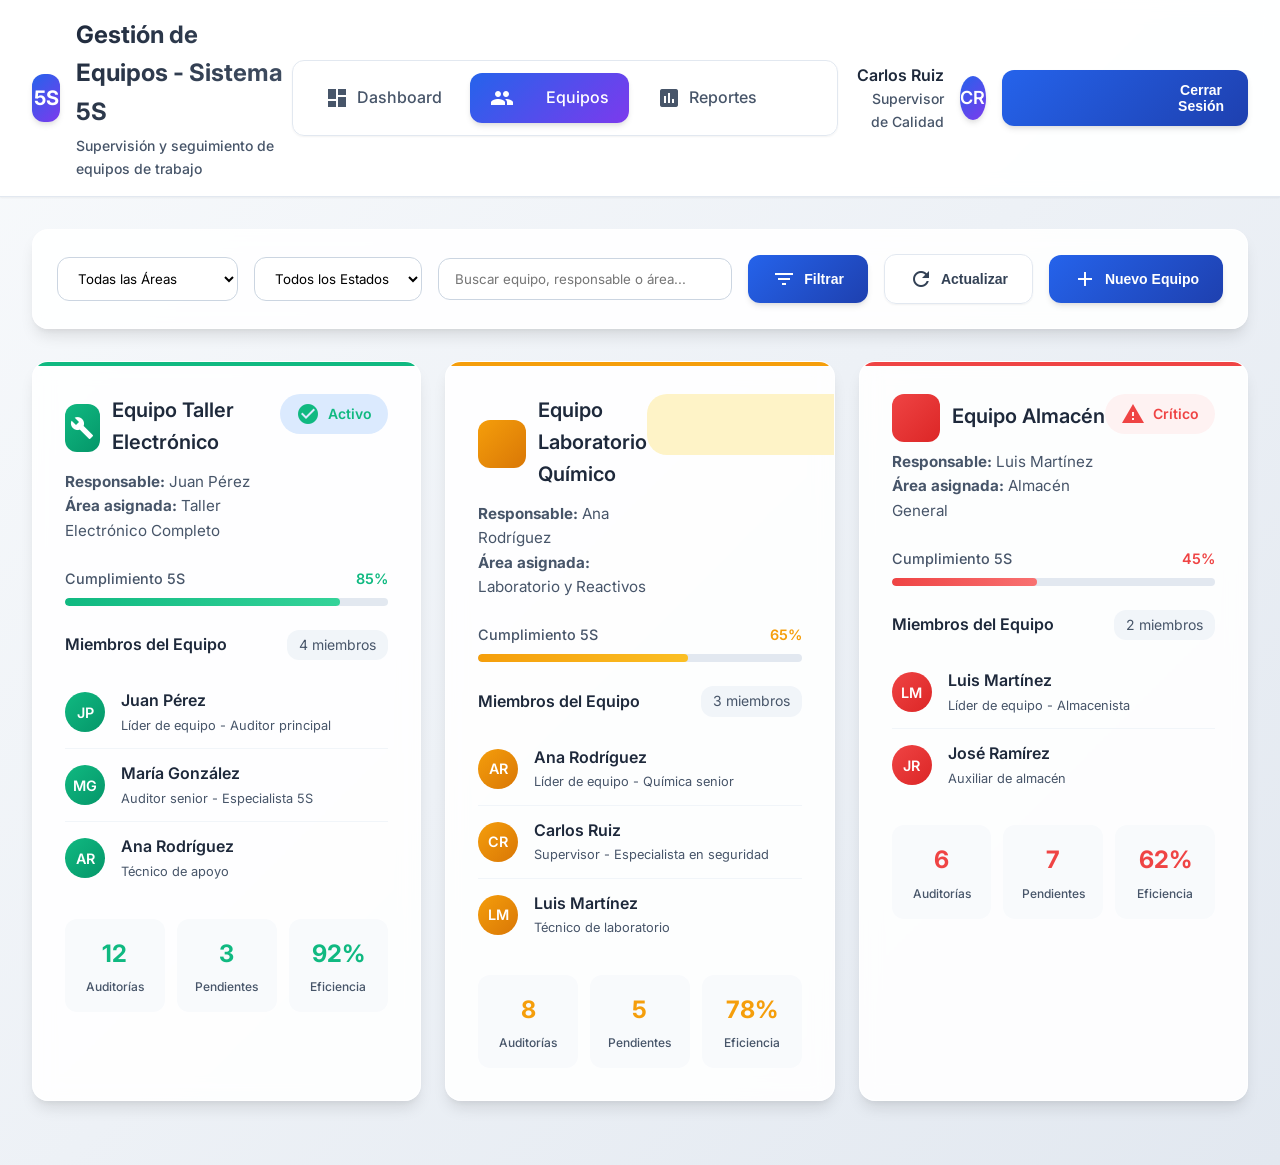
<file: supervisor/equipos.html>
<!DOCTYPE html>
<html lang="es">
<head>
    <meta charset="UTF-8">
    <meta name="viewport" content="width=device-width, initial-scale=1.0">
    <title>Gestión de Equipos - Sistema 5S</title>
    <link href="https://fonts.googleapis.com/css2?family=Inter:wght@300;400;500;600;700&display=swap" rel="stylesheet">
    <link href="https://fonts.googleapis.com/icon?family=Material+Icons" rel="stylesheet">
    <style>
        :root {
            --primary: #2563eb;
            --primary-dark: #1e40af;
            --primary-light: #dbeafe;
            --secondary: #7c3aed;
            --success: #10b981;
            --warning: #f59e0b;
            --danger: #ef4444;
            --dark: #1e293b;
            --gray-50: #f8fafc;
            --gray-100: #f1f5f9;
            --gray-200: #e2e8f0;
            --gray-300: #cbd5e1;
            --gray-600: #475569;
            --gray-700: #334155;
            --gray-800: #1e293b;
            --shadow-sm: 0 1px 2px 0 rgba(0, 0, 0, 0.05);
            --shadow-md: 0 4px 6px -1px rgba(0, 0, 0, 0.1), 0 2px 4px -1px rgba(0, 0, 0, 0.06);
            --shadow-lg: 0 10px 15px -3px rgba(0, 0, 0, 0.1), 0 4px 6px -2px rgba(0, 0, 0, 0.05);
            --shadow-xl: 0 20px 25px -5px rgba(0, 0, 0, 0.1), 0 10px 10px -5px rgba(0, 0, 0, 0.04);
            --radius: 12px;
            --radius-lg: 16px;
            --transition: all 0.3s cubic-bezier(0.4, 0, 0.2, 1);
        }
        
        * {
            margin: 0;
            padding: 0;
            box-sizing: border-box;
        }
        
        body {
            font-family: 'Inter', sans-serif;
            background: linear-gradient(135deg, #f8fafc 0%, #e2e8f0 100%);
            color: var(--gray-800);
            min-height: 100vh;
            line-height: 1.6;
        }
        
        /* Navigation */
        .navbar {
            background: rgba(255, 255, 255, 0.95);
            backdrop-filter: blur(10px);
            padding: 1rem 2rem;
            box-shadow: var(--shadow-sm);
            display: flex;
            justify-content: space-between;
            align-items: center;
            position: sticky;
            top: 0;
            z-index: 100;
            border-bottom: 1px solid var(--gray-200);
        }
        
        .nav-brand {
            display: flex;
            align-items: center;
            gap: 1rem;
        }
        
        .logo {
            width: 48px;
            height: 48px;
            background: linear-gradient(135deg, var(--primary), var(--secondary));
            border-radius: var(--radius);
            display: flex;
            align-items: center;
            justify-content: center;
            color: white;
            font-weight: 700;
            font-size: 1.25rem;
            box-shadow: var(--shadow-md);
        }
        
        .brand-text h1 {
            font-size: 1.5rem;
            font-weight: 700;
            background: linear-gradient(135deg, var(--gray-800), var(--gray-600));
            -webkit-background-clip: text;
            -webkit-text-fill-color: transparent;
            margin-bottom: 0.25rem;
        }
        
        .brand-text p {
            font-size: 0.875rem;
            color: var(--gray-600);
            font-weight: 500;
        }
        
        .user-info {
            display: flex;
            align-items: center;
            gap: 1rem;
        }
        
        .user-avatar {
            width: 44px;
            height: 44px;
            border-radius: 50%;
            background: linear-gradient(135deg, var(--primary), var(--secondary));
            display: flex;
            align-items: center;
            justify-content: center;
            color: white;
            font-weight: 600;
            font-size: 1.125rem;
            box-shadow: var(--shadow-md);
        }
        
        .user-details {
            text-align: right;
        }
        
        .user-name {
            font-weight: 600;
            color: var(--gray-800);
        }
        
        .user-role {
            font-size: 0.875rem;
            color: var(--gray-600);
            font-weight: 500;
        }
        
        .btn {
            padding: 0.75rem 1.5rem;
            border: none;
            border-radius: var(--radius);
            cursor: pointer;
            font-weight: 600;
            font-size: 0.875rem;
            transition: var(--transition);
            display: inline-flex;
            align-items: center;
            gap: 0.5rem;
        }
        
        .btn-primary {
            background: linear-gradient(135deg, var(--primary), var(--primary-dark));
            color: white;
            box-shadow: var(--shadow-md);
        }
        
        .btn-primary:hover {
            transform: translateY(-2px);
            box-shadow: var(--shadow-lg);
        }
        
        .btn-success {
            background: linear-gradient(135deg, var(--success), #059669);
            color: white;
            box-shadow: var(--shadow-md);
        }
        
        .btn-success:hover {
            transform: translateY(-2px);
            box-shadow: var(--shadow-lg);
        }
        
        .btn-warning {
            background: linear-gradient(135deg, var(--warning), #b45309);
            color: white;
            box-shadow: var(--shadow-md);
        }
        
        .btn-warning:hover {
            transform: translateY(-2px);
            box-shadow: var(--shadow-lg);
        }
        
        .btn-danger {
            background: linear-gradient(135deg, var(--danger), #dc2626);
            color: white;
            box-shadow: var(--shadow-md);
        }
        
        .btn-danger:hover {
            transform: translateY(-2px);
            box-shadow: var(--shadow-lg);
        }
        
        .btn-secondary {
            background: rgba(255, 255, 255, 0.9);
            color: var(--gray-700);
            border: 1px solid var(--gray-200);
            box-shadow: var(--shadow-sm);
        }
        
        .btn-secondary:hover {
            transform: translateY(-2px);
            box-shadow: var(--shadow-md);
            background: white;
        }
        
        .container {
            max-width: 1400px;
            margin: 0 auto;
            padding: 2rem;
        }
        
        /* Page Header */
        .page-header {
            background: linear-gradient(135deg, rgba(255, 255, 255, 0.9) 0%, rgba(255, 255, 255, 0.7) 100%);
            backdrop-filter: blur(10px);
            padding: 2.5rem;
            border-radius: var(--radius-lg);
            margin-bottom: 2rem;
            box-shadow: var(--shadow-lg);
            border: 1px solid rgba(255, 255, 255, 0.8);
            position: relative;
            overflow: hidden;
            display: flex;
            justify-content: space-between;
            align-items: center;
        }
        
        .page-header::before {
            content: '';
            position: absolute;
            top: 0;
            right: 0;
            width: 200px;
            height: 200px;
            background: radial-gradient(circle, var(--primary-light) 0%, transparent 70%);
            opacity: 0.3;
        }
        
        .page-header h1 {
            font-size: 2.25rem;
            font-weight: 700;
            margin-bottom: 0.5rem;
            background: linear-gradient(135deg, var(--gray-800), var(--primary));
            -webkit-background-clip: text;
            -webkit-text-fill-color: transparent;
            display: flex;
            align-items: center;
            gap: 0.75rem;
        }
        
        .page-header p {
            font-size: 1.125rem;
            color: var(--gray-600);
            max-width: 600px;
        }
        
        /* Navigation Menu */
        .nav-menu {
            display: flex;
            gap: 0.5rem;
            background: rgba(255, 255, 255, 0.9);
            backdrop-filter: blur(10px);
            padding: 0.75rem;
            border-radius: var(--radius);
            box-shadow: var(--shadow-sm);
            border: 1px solid var(--gray-200);
        }
        
        .nav-item {
            padding: 0.75rem 1.25rem;
            border-radius: var(--radius);
            cursor: pointer;
            transition: var(--transition);
            font-weight: 500;
            color: var(--gray-600);
            text-decoration: none;
            display: flex;
            align-items: center;
            gap: 0.5rem;
        }
        
        .nav-item:hover {
            background: var(--gray-100);
            color: var(--gray-800);
        }
        
        .nav-item.active {
            background: linear-gradient(135deg, var(--primary), var(--secondary));
            color: white;
            box-shadow: var(--shadow-md);
        }
        
        /* Filters Section */
        .filters-section {
            background: rgba(255, 255, 255, 0.9);
            backdrop-filter: blur(10px);
            padding: 1.5rem;
            border-radius: var(--radius-lg);
            box-shadow: var(--shadow-lg);
            border: 1px solid rgba(255, 255, 255, 0.8);
            margin-bottom: 2rem;
            display: flex;
            gap: 1rem;
            align-items: center;
            flex-wrap: wrap;
        }
        
        .filter-select, .search-box {
            padding: 0.75rem 1rem;
            border: 1px solid var(--gray-300);
            border-radius: var(--radius);
            background: white;
            font-family: 'Inter', sans-serif;
            transition: var(--transition);
        }
        
        .filter-select:focus, .search-box:focus {
            outline: none;
            border-color: var(--primary);
            box-shadow: 0 0 0 3px rgba(37, 99, 235, 0.1);
        }
        
        .search-box {
            flex: 1;
            min-width: 250px;
        }
        
        /* Teams Grid */
        .teams-grid {
            display: grid;
            grid-template-columns: repeat(auto-fill, minmax(380px, 1fr));
            gap: 1.5rem;
            margin-bottom: 2rem;
        }
        
        .team-card {
            background: rgba(255, 255, 255, 0.9);
            backdrop-filter: blur(10px);
            padding: 2rem;
            border-radius: var(--radius-lg);
            box-shadow: var(--shadow-lg);
            border: 1px solid rgba(255, 255, 255, 0.8);
            transition: var(--transition);
            position: relative;
            overflow: hidden;
        }
        
        .team-card:hover {
            transform: translateY(-5px);
            box-shadow: var(--shadow-xl);
        }
        
        .team-card::before {
            content: '';
            position: absolute;
            top: 0;
            left: 0;
            right: 0;
            height: 4px;
        }
        
        .team-card.success::before { background: var(--success); }
        .team-card.warning::before { background: var(--warning); }
        .team-card.danger::before { background: var(--danger); }
        
        .team-header {
            display: flex;
            justify-content: space-between;
            align-items: flex-start;
            margin-bottom: 1.5rem;
        }
        
        .team-title {
            display: flex;
            align-items: center;
            gap: 0.75rem;
            margin-bottom: 0.5rem;
        }
        
        .team-icon {
            width: 48px;
            height: 48px;
            border-radius: 12px;
            display: flex;
            align-items: center;
            justify-content: center;
            color: white;
            font-size: 1.5rem;
        }
        
        .team-card.success .team-icon { background: linear-gradient(135deg, var(--success), #059669); }
        .team-card.warning .team-icon { background: linear-gradient(135deg, var(--warning), #d97706); }
        .team-card.danger .team-icon { background: linear-gradient(135deg, var(--danger), #dc2626); }
        
        .team-info h3 {
            font-size: 1.25rem;
            font-weight: 600;
            margin-bottom: 0.25rem;
        }
        
        .team-info p {
            font-size: 0.95rem;
            color: var(--gray-600);
        }
        
        .status-badge {
            padding: 0.5rem 1rem;
            border-radius: 20px;
            font-size: 0.875rem;
            font-weight: 600;
            display: flex;
            align-items: center;
            gap: 0.5rem;
        }
        
        .team-card.success .status-badge { background: var(--primary-light); color: var(--success); }
        .team-card.warning .status-badge { background: #fef3c7; color: var(--warning); }
        .team-card.danger .status-badge { background: #fef2f2; color: var(--danger); }
        
        /* Progress Bar */
        .progress-section {
            margin: 1.5rem 0;
        }
        
        .progress-header {
            display: flex;
            justify-content: space-between;
            align-items: center;
            margin-bottom: 0.5rem;
        }
        
        .progress-label {
            font-size: 0.9rem;
            color: var(--gray-600);
            font-weight: 500;
        }
        
        .progress-percent {
            font-size: 0.9rem;
            font-weight: 600;
        }
        
        .team-card.success .progress-percent { color: var(--success); }
        .team-card.warning .progress-percent { color: var(--warning); }
        .team-card.danger .progress-percent { color: var(--danger); }
        
        .progress-bar {
            height: 8px;
            background: var(--gray-200);
            border-radius: 4px;
            overflow: hidden;
        }
        
        .progress-fill {
            height: 100%;
            border-radius: 4px;
            transition: width 0.5s ease;
        }
        
        .team-card.success .progress-fill { background: linear-gradient(90deg, var(--success), #34d399); }
        .team-card.warning .progress-fill { background: linear-gradient(90deg, var(--warning), #fbbf24); }
        .team-card.danger .progress-fill { background: linear-gradient(90deg, var(--danger), #f87171); }
        
        /* Team Members */
        .team-members {
            margin: 1.5rem 0;
        }
        
        .members-header {
            display: flex;
            justify-content: space-between;
            align-items: center;
            margin-bottom: 1rem;
        }
        
        .members-header h4 {
            font-size: 1rem;
            font-weight: 600;
            color: var(--gray-800);
        }
        
        .member-count {
            font-size: 0.875rem;
            color: var(--gray-600);
            background: var(--gray-100);
            padding: 0.25rem 0.75rem;
            border-radius: 12px;
        }
        
        .member-item {
            display: flex;
            align-items: center;
            gap: 1rem;
            padding: 0.75rem 0;
            border-bottom: 1px solid var(--gray-100);
        }
        
        .member-item:last-child {
            border-bottom: none;
        }
        
        .member-avatar {
            width: 40px;
            height: 40px;
            border-radius: 50%;
            display: flex;
            align-items: center;
            justify-content: center;
            color: white;
            font-weight: 600;
            font-size: 0.9rem;
            flex-shrink: 0;
        }
        
        .team-card.success .member-avatar { background: linear-gradient(135deg, var(--success), #059669); }
        .team-card.warning .member-avatar { background: linear-gradient(135deg, var(--warning), #d97706); }
        .team-card.danger .member-avatar { background: linear-gradient(135deg, var(--danger), #dc2626); }
        
        .member-details {
            flex: 1;
        }
        
        .member-details strong {
            font-weight: 600;
            display: block;
            margin-bottom: 0.125rem;
        }
        
        .member-role {
            font-size: 0.8rem;
            color: var(--gray-600);
        }
        
        /* Team Stats */
        .team-stats {
            display: grid;
            grid-template-columns: repeat(3, 1fr);
            gap: 0.75rem;
            margin-top: 1.5rem;
        }
        
        .stat {
            text-align: center;
            padding: 1rem 0.5rem;
            background: var(--gray-50);
            border-radius: var(--radius);
            transition: var(--transition);
        }
        
        .stat:hover {
            background: var(--gray-100);
            transform: translateY(-2px);
        }
        
        .stat-number {
            font-size: 1.5rem;
            font-weight: 700;
            margin-bottom: 0.25rem;
        }
        
        .team-card.success .stat-number { color: var(--success); }
        .team-card.warning .stat-number { color: var(--warning); }
        .team-card.danger .stat-number { color: var(--danger); }
        
        .stat-label {
            font-size: 0.75rem;
            color: var(--gray-600);
            font-weight: 500;
        }
        
        /* Responsive */
        @media (max-width: 1024px) {
            .teams-grid {
                grid-template-columns: repeat(auto-fill, minmax(350px, 1fr));
            }
        }
        
        @media (max-width: 768px) {
            .container {
                padding: 1rem;
            }
            
            .navbar {
                padding: 1rem;
                flex-direction: column;
                gap: 1rem;
                align-items: flex-start;
            }
            
            .brand-text h1 {
                font-size: 1.25rem;
            }
            
            .user-details {
                display: none;
            }
            
            .page-header {
                flex-direction: column;
                align-items: flex-start;
                gap: 1.5rem;
                padding: 2rem;
            }
            
            .page-header h1 {
                font-size: 1.75rem;
            }
            
            .filters-section {
                flex-direction: column;
                align-items: stretch;
            }
            
            .search-box {
                min-width: auto;
            }
            
            .teams-grid {
                grid-template-columns: 1fr;
            }
            
            .nav-menu {
                flex-wrap: wrap;
                justify-content: center;
            }
            
            .nav-item {
                flex: 1;
                justify-content: center;
                min-width: 120px;
            }
        }
        
        /* Animations */
        @keyframes fadeInUp {
            from {
                opacity: 0;
                transform: translateY(30px);
            }
            to {
                opacity: 1;
                transform: translateY(0);
            }
        }
        
        .fade-in-up {
            animation: fadeInUp 0.6s ease-out;
        }
        
        /* Scrollbar */
        ::-webkit-scrollbar {
            width: 6px;
        }
        
        ::-webkit-scrollbar-track {
            background: var(--gray-100);
        }
        
        ::-webkit-scrollbar-thumb {
            background: var(--gray-300);
            border-radius: 3px;
        }
        
        ::-webkit-scrollbar-thumb:hover {
            background: var(--gray-400);
        }
    </style>
</head>
<body>
    <!-- Navigation -->
    <nav class="navbar">
        <div class="nav-brand">
            <div class="logo">5S</div>
            <div class="brand-text">
                <h1>Gestión de Equipos - Sistema 5S</h1>
                <p>Supervisión y seguimiento de equipos de trabajo</p>
            </div>
        </div>
        
        <div class="user-info">
            <div class="nav-menu">
                <a href="dashboard.html" class="nav-item">
                    <i class="material-icons">dashboard</i>
                    Dashboard
                </a>
                <a href="equipos.html" class="nav-item active">
                    <i class="material-icons">groups</i>
                    Equipos
                </a>
                <a href="reportes.html" class="nav-item">
                    <i class="material-icons">assessment</i>
                    Reportes
                </a>
                <a href="auditorias.html" class="nav-item">
                    
                </a>
            </div>
            
            <div class="user-details">
                <div class="user-name">Carlos Ruiz</div>
                <div class="user-role">Supervisor de Calidad</div>
            </div>
            <div class="user-avatar">CR</div>
            <button class="btn btn-primary" onclick="logout()">
                <i class="material-icons">logout</i>
                Cerrar Sesión
            </button>
        </div>
    </nav>

    <!-- Main Content -->
    <div class="container">
        

        <!-- Filters Section -->
        <div class="filters-section fade-in-up" style="animation-delay: 0.1s;">
            <select class="filter-select">
                <option>Todas las Áreas</option>
                <option>Taller Electrónico</option>
                <option>Laboratorio Químico</option>
                <option>Almacén</option>
                <option>Oficinas</option>
                <option>Taller Mecánico</option>
            </select>
            
            <select class="filter-select">
                <option>Todos los Estados</option>
                <option>Activo</option>
                <option>En revisión</option>
                <option>Crítico</option>
                <option>Inactivo</option>
            </select>
            
            <input type="text" class="search-box" placeholder="Buscar equipo, responsable o área...">
            
            <button class="btn btn-primary">
                <i class="material-icons">filter_list</i> Filtrar
            </button>
            
            <button class="btn btn-secondary">
                <i class="material-icons">refresh</i> Actualizar
            </button>
             <button class="btn btn-primary">
                <i class="material-icons">add</i> Nuevo Equipo
            </button>
        </div>

        <!-- Teams Grid -->
        <div class="teams-grid">
            <!-- Equipo 1 - Activo -->
            <div class="team-card success fade-in-up" style="animation-delay: 0.2s;">
                <div class="team-header">
                    <div class="team-info">
                        <div class="team-title">
                            <div class="team-icon">
                                <i class="material-icons">build</i>
                            </div>
                            <h3>Equipo Taller Electrónico</h3>
                        </div>
                        <p><strong>Responsable:</strong> Juan Pérez</p>
                        <p><strong>Área asignada:</strong> Taller Electrónico Completo</p>
                    </div>
                    <div class="status-badge">
                        <i class="material-icons">check_circle</i> Activo
                    </div>
                </div>
                
                <div class="progress-section">
                    <div class="progress-header">
                        <span class="progress-label">Cumplimiento 5S</span>
                        <span class="progress-percent">85%</span>
                    </div>
                    <div class="progress-bar">
                        <div class="progress-fill" style="width: 85%"></div>
                    </div>
                </div>
                
                <div class="team-members">
                    <div class="members-header">
                        <h4>Miembros del Equipo</h4>
                        <span class="member-count">4 miembros</span>
                    </div>
                    <div class="member-item">
                        <div class="member-avatar">JP</div>
                        <div class="member-details">
                            <strong>Juan Pérez</strong>
                            <div class="member-role">Líder de equipo - Auditor principal</div>
                        </div>
                    </div>
                    <div class="member-item">
                        <div class="member-avatar">MG</div>
                        <div class="member-details">
                            <strong>María González</strong>
                            <div class="member-role">Auditor senior - Especialista 5S</div>
                        </div>
                    </div>
                    <div class="member-item">
                        <div class="member-avatar">AR</div>
                        <div class="member-details">
                            <strong>Ana Rodríguez</strong>
                            <div class="member-role">Técnico de apoyo</div>
                        </div>
                    </div>
                </div>
                
                <div class="team-stats">
                    <div class="stat">
                        <div class="stat-number">12</div>
                        <div class="stat-label">Auditorías</div>
                    </div>
                    <div class="stat">
                        <div class="stat-number">3</div>
                        <div class="stat-label">Pendientes</div>
                    </div>
                    <div class="stat">
                        <div class="stat-number">92%</div>
                        <div class="stat-label">Eficiencia</div>
                    </div>
                </div>
            </div>

            <!-- Equipo 2 - En revisión -->
            <div class="team-card warning fade-in-up" style="animation-delay: 0.3s;">
                <div class="team-header">
                    <div class="team-info">
                        <div class="team-title">
                            <div class="team-icon">
                                <i class="material-icons">science</i>
                            </div>
                            <h3>Equipo Laboratorio Químico</h3>
                        </div>
                        <p><strong>Responsable:</strong> Ana Rodríguez</p>
                        <p><strong>Área asignada:</strong> Laboratorio y Reactivos</p>
                    </div>
                    <div class="status-badge">
                        <i class="material-icons">pending</i> En revisión
                    </div>
                </div>
                
                <div class="progress-section">
                    <div class="progress-header">
                        <span class="progress-label">Cumplimiento 5S</span>
                        <span class="progress-percent">65%</span>
                    </div>
                    <div class="progress-bar">
                        <div class="progress-fill" style="width: 65%"></div>
                    </div>
                </div>
                
                <div class="team-members">
                    <div class="members-header">
                        <h4>Miembros del Equipo</h4>
                        <span class="member-count">3 miembros</span>
                    </div>
                    <div class="member-item">
                        <div class="member-avatar">AR</div>
                        <div class="member-details">
                            <strong>Ana Rodríguez</strong>
                            <div class="member-role">Líder de equipo - Química senior</div>
                        </div>
                    </div>
                    <div class="member-item">
                        <div class="member-avatar">CR</div>
                        <div class="member-details">
                            <strong>Carlos Ruiz</strong>
                            <div class="member-role">Supervisor - Especialista en seguridad</div>
                        </div>
                    </div>
                    <div class="member-item">
                        <div class="member-avatar">LM</div>
                        <div class="member-details">
                            <strong>Luis Martínez</strong>
                            <div class="member-role">Técnico de laboratorio</div>
                        </div>
                    </div>
                </div>
                
                <div class="team-stats">
                    <div class="stat">
                        <div class="stat-number">8</div>
                        <div class="stat-label">Auditorías</div>
                    </div>
                    <div class="stat">
                        <div class="stat-number">5</div>
                        <div class="stat-label">Pendientes</div>
                    </div>
                    <div class="stat">
                        <div class="stat-number">78%</div>
                        <div class="stat-label">Eficiencia</div>
                    </div>
                </div>
            </div>

            <!-- Equipo 3 - Crítico -->
            <div class="team-card danger fade-in-up" style="animation-delay: 0.4s;">
                <div class="team-header">
                    <div class="team-info">
                        <div class="team-title">
                            <div class="team-icon">
                                <i class="material-icons">inventory_2</i>
                            </div>
                            <h3>Equipo Almacén</h3>
                        </div>
                        <p><strong>Responsable:</strong> Luis Martínez</p>
                        <p><strong>Área asignada:</strong> Almacén General</p>
                    </div>
                    <div class="status-badge">
                        <i class="material-icons">warning</i> Crítico
                    </div>
                </div>
                
                <div class="progress-section">
                    <div class="progress-header">
                        <span class="progress-label">Cumplimiento 5S</span>
                        <span class="progress-percent">45%</span>
                    </div>
                    <div class="progress-bar">
                        <div class="progress-fill" style="width: 45%"></div>
                    </div>
                </div>
                
                <div class="team-members">
                    <div class="members-header">
                        <h4>Miembros del Equipo</h4>
                        <span class="member-count">2 miembros</span>
                    </div>
                    <div class="member-item">
                        <div class="member-avatar">LM</div>
                        <div class="member-details">
                            <strong>Luis Martínez</strong>
                            <div class="member-role">Líder de equipo - Almacenista</div>
                        </div>
                    </div>
                    <div class="member-item">
                        <div class="member-avatar">JR</div>
                        <div class="member-details">
                            <strong>José Ramírez</strong>
                            <div class="member-role">Auxiliar de almacén</div>
                        </div>
                    </div>
                </div>
                
                <div class="team-stats">
                    <div class="stat">
                        <div class="stat-number">6</div>
                        <div class="stat-label">Auditorías</div>
                    </div>
                    <div class="stat">
                        <div class="stat-number">7</div>
                        <div class="stat-label">Pendientes</div>
                    </div>
                    <div class="stat">
                        <div class="stat-number">62%</div>
                        <div class="stat-label">Eficiencia</div>
                    </div>
                </div>
            </div>
        </div>
    </div>

    <script>
        function logout() {
            if (confirm('¿Estás seguro de que quieres cerrar sesión?')) {
                window.location.href = '../index.html';
            }
        }

        // Add some interactive effects
        document.querySelectorAll('.team-card, .btn, .nav-item, .stat').forEach(element => {
            element.addEventListener('mouseenter', function() {
                this.style.transform = 'translateY(-2px)';
            });
            
            element.addEventListener('mouseleave', function() {
                this.style.transform = 'translateY(0)';
            });
        });

        // Simulate filtering functionality
        document.querySelector('.btn-primary').addEventListener('click', function() {
            const searchTerm = document.querySelector('.search-box').value.toLowerCase();
            const areaFilter = document.querySelectorAll('.filter-select')[0].value;
            const statusFilter = document.querySelectorAll('.filter-select')[1].value;
            
            const teams = document.querySelectorAll('.team-card');
            
            teams.forEach(team => {
                let showTeam = true;
                const teamTitle = team.querySelector('h3').textContent.toLowerCase();
                const teamArea = team.querySelector('p:nth-child(3)').textContent.toLowerCase();
                const teamStatus = team.classList.contains('success') ? 'Activo' : 
                                  team.classList.contains('warning') ? 'En revisión' : 'Crítico';
                
                // Apply search filter
                if (searchTerm && !teamTitle.includes(searchTerm) && 
                    !teamArea.includes(searchTerm)) {
                    showTeam = false;
                }
                
                // Apply area filter
                if (areaFilter !== 'Todas las Áreas' && !teamArea.includes(areaFilter.toLowerCase())) {
                    showTeam = false;
                }
                
                // Apply status filter
                if (statusFilter !== 'Todos los Estados' && teamStatus !== statusFilter) {
                    showTeam = false;
                }
                
                // Show/hide team based on filters
                team.style.display = showTeam ? 'block' : 'none';
            });
        });
    </script>
</body>
</html>
</file>
